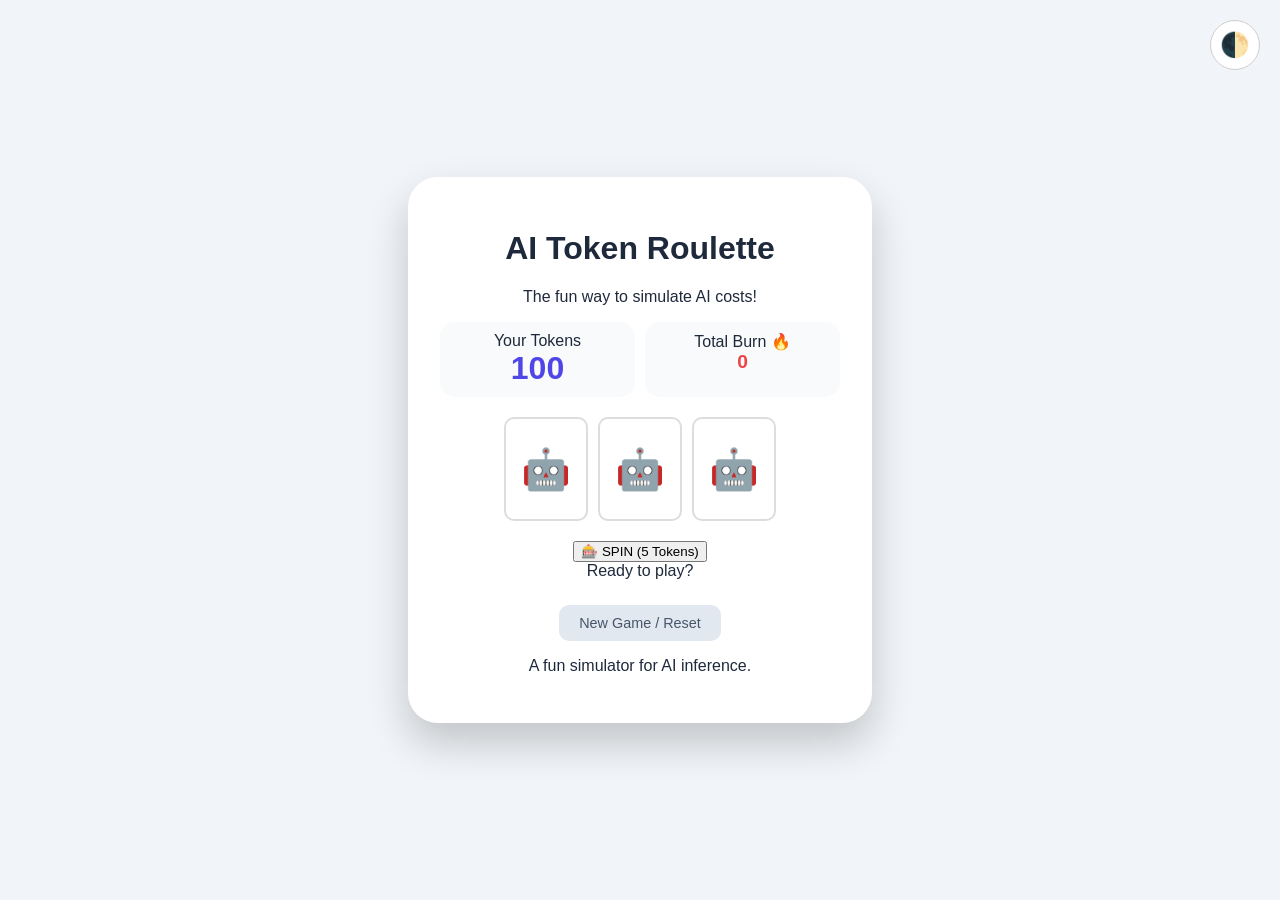
<file: step5-final/index.html>
<!DOCTYPE html>
<html lang="en">
<head>
    <meta charset="UTF-8">
    <meta name="viewport" content="width=device-width, initial-scale=1.0">
    <title>AI Token Roulette</title>
    <link rel="stylesheet" href="styles.css">
</head>
<body class="light-theme"> <button id="theme-toggle" class="theme-btn">🌓</button>
    
    <div id="focus-overlay" class="focus-overlay"></div>

    <div class="app-container">
        <header>
            <h1>AI Token Roulette</h1>
            <p class="tagline">The fun way to simulate AI costs!</p>
        </header>

        <section class="stats-panel">
            <div class="stat-box">
                <span class="stat-label">Your Tokens</span>
                <span id="token-balance" class="stat-value">100</span>
            </div>
            <div class="stat-box burn-box">
                <span class="stat-label">Total Burn 🔥</span>
                <span id="total-burn" class="stat-value-small">0</span>
            </div>
        </section>

        <main class="slot-machine">
            <div class="reels-container">
                <div class="reel" id="reel-1">🤖</div>
                <div class="reel" id="reel-2">🤖</div>
                <div class="reel" id="reel-3">🤖</div>
            </div>

            <div class="controls">
                <button id="spin-button" class="main-btn">🎰 SPIN (5 Tokens)</button>
                <button id="stop-button" class="stop-btn" style="display: none;">🛑 STOP NOW</button>
            </div>
        </main>

        <section class="info-box">
            <div id="status-log" class="message-text">Ready to play?</div>
            <div id="payout-msg" class="win-text"></div>
        </section>

        <div class="reset-area">
            <button id="reset-button" class="secondary-btn">New Game / Reset</button>
        </div>

        <footer>
            <p>A fun simulator for AI inference.</p>
        </footer>
    </div>
    <script src="script.js"></script>
</body>
</html>
</file>
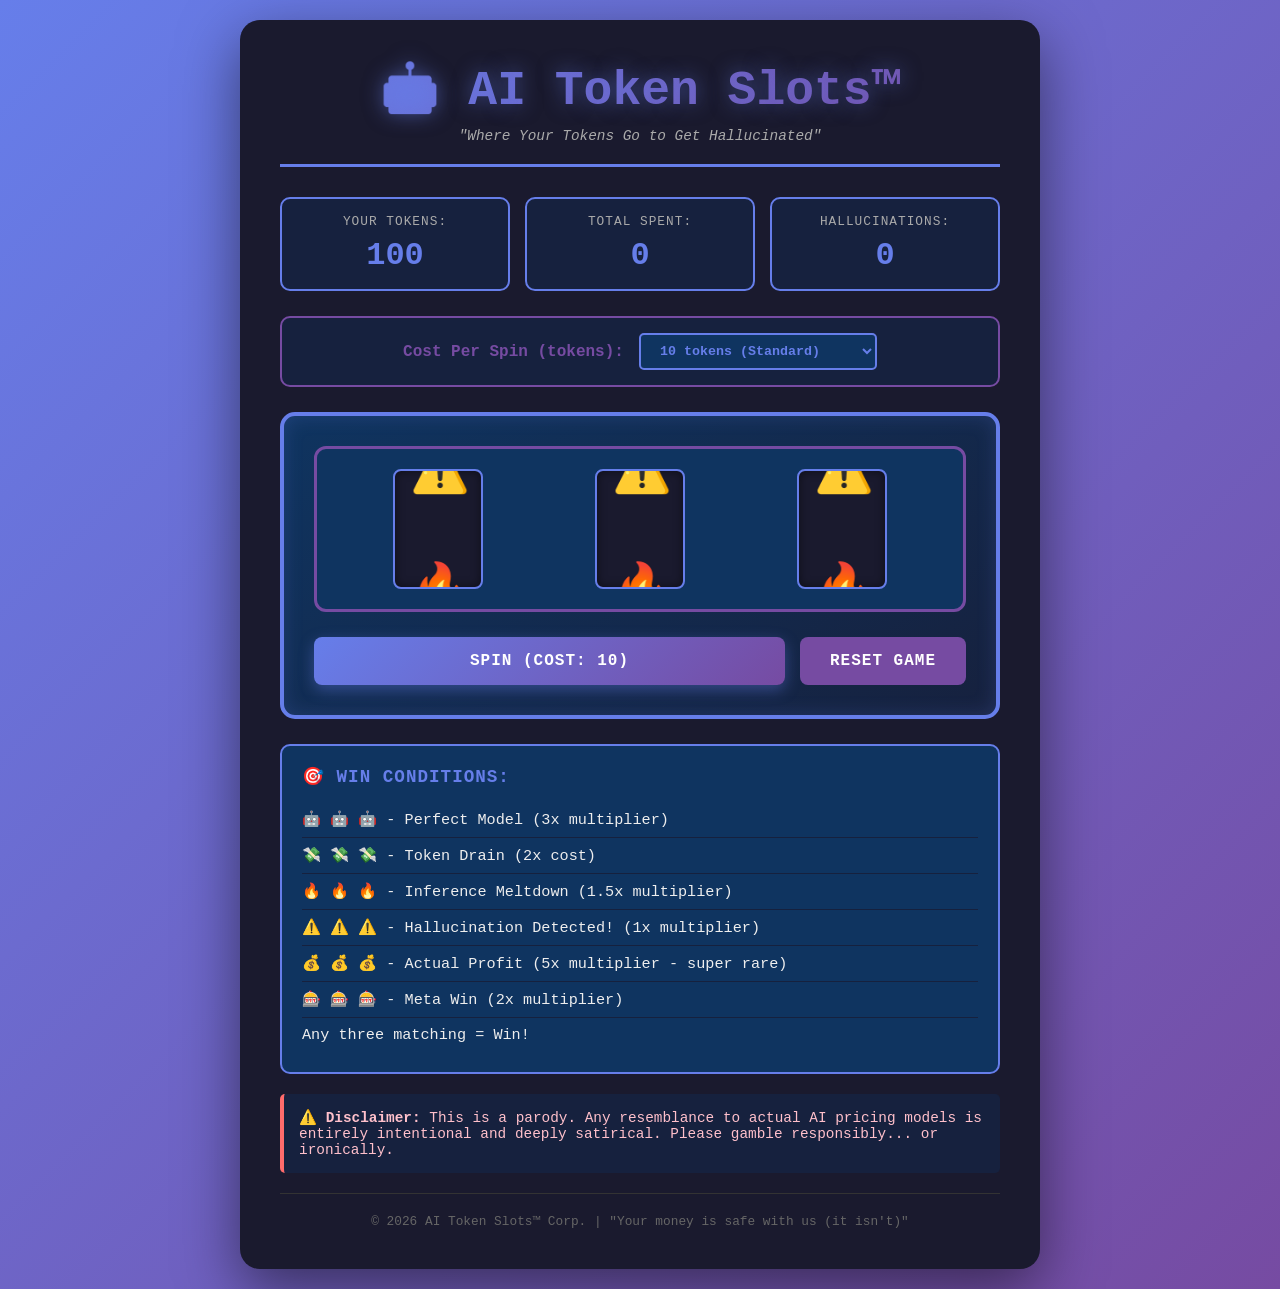
<file: step1/candidate-001/index.html>
<!DOCTYPE html>
<html lang="en">
<head>
    <meta charset="UTF-8">
    <meta name="viewport" content="width=device-width, initial-scale=1.0">
    <title>AI Token Slots™ - Burn Your Money Faster</title>
    <link rel="stylesheet" href="styles.css">
</head>
<body>
    <div class="container">
        <header>
            <h1>🤖 AI Token Slots™</h1>
            <p class="tagline">"Where Your Tokens Go to Get Hallucinated"</p>
        </header>

        <main>
            <!-- Stats Panel -->
            <div class="stats-panel">
                <div class="stat">
                    <label>Your Tokens:</label>
                    <span id="tokenCount" class="stat-value">100</span>
                </div>
                <div class="stat">
                    <label>Total Spent:</label>
                    <span id="totalSpent" class="stat-value">0</span>
                </div>
                <div class="stat">
                    <label>Hallucinations:</label>
                    <span id="winCount" class="stat-value">0</span>
                </div>
            </div>

            <!-- Spin Cost Selector -->
            <div class="bet-section">
                <label for="spinCost">Cost Per Spin (tokens):</label>
                <select id="spinCost">
                    <option value="5">5 tokens (Experimental)</option>
                    <option value="10" selected>10 tokens (Standard)</option>
                    <option value="25">25 tokens (Enterprise)</option>
                    <option value="50">50 tokens (Luxury)</option>
                </select>
            </div>

            <!-- Slot Machine -->
            <div class="machine">
                <div class="display-board">
                    <div class="reel-container">
                        <div id="reel1" class="reel">
                            <div class="symbol">💰</div>
                            <div class="symbol">🤖</div>
                            <div class="symbol">⚠️</div>
                            <div class="symbol">🔥</div>
                            <div class="symbol">💸</div>
                            <div class="symbol">🎰</div>
                        </div>
                    </div>
                    <div class="reel-container">
                        <div id="reel2" class="reel">
                            <div class="symbol">💰</div>
                            <div class="symbol">🤖</div>
                            <div class="symbol">⚠️</div>
                            <div class="symbol">🔥</div>
                            <div class="symbol">💸</div>
                            <div class="symbol">🎰</div>
                        </div>
                    </div>
                    <div class="reel-container">
                        <div id="reel3" class="reel">
                            <div class="symbol">💰</div>
                            <div class="symbol">🤖</div>
                            <div class="symbol">⚠️</div>
                            <div class="symbol">🔥</div>
                            <div class="symbol">💸</div>
                            <div class="symbol">🎰</div>
                        </div>
                    </div>
                </div>

                <!-- Win Line Indicator -->
                <div class="win-line"></div>

                <!-- Button Section -->
                <div class="button-section">
                    <button id="spinBtn" class="spin-btn">SPIN (Cost: 10)</button>
                    <button id="resetBtn" class="reset-btn">Reset Game</button>
                </div>
            </div>

            <!-- Result Message -->
            <div id="resultBox" class="result-box hidden">
                <p id="resultMessage"></p>
            </div>

            <!-- Win Conditions Info -->
            <div class="info-panel">
                <h3>🎯 Win Conditions:</h3>
                <ul>
                    <li><strong>🤖 🤖 🤖</strong> - Perfect Model (3x multiplier)</li>
                    <li><strong>💸 💸 💸</strong> - Token Drain (2x cost)</li>
                    <li><strong>🔥 🔥 🔥</strong> - Inference Meltdown (1.5x multiplier)</li>
                    <li><strong>⚠️ ⚠️ ⚠️</strong> - Hallucination Detected! (1x multiplier)</li>
                    <li><strong>💰 💰 💰</strong> - Actual Profit (5x multiplier - super rare)</li>
                    <li><strong>🎰 🎰 🎰</strong> - Meta Win (2x multiplier)</li>
                    <li>Any three matching = Win!</li>
                </ul>
            </div>

            <!-- Disclaimer -->
            <div class="disclaimer">
                <p>⚠️ <strong>Disclaimer:</strong> This is a parody. Any resemblance to actual AI pricing models is entirely intentional and deeply satirical. Please gamble responsibly... or ironically.</p>
            </div>
        </main>

        <footer>
            <p>© 2026 AI Token Slots™ Corp. | "Your money is safe with us (it isn't)"</p>
        </footer>
    </div>

    <script src="script.js"></script>
</body>
</html>
</file>
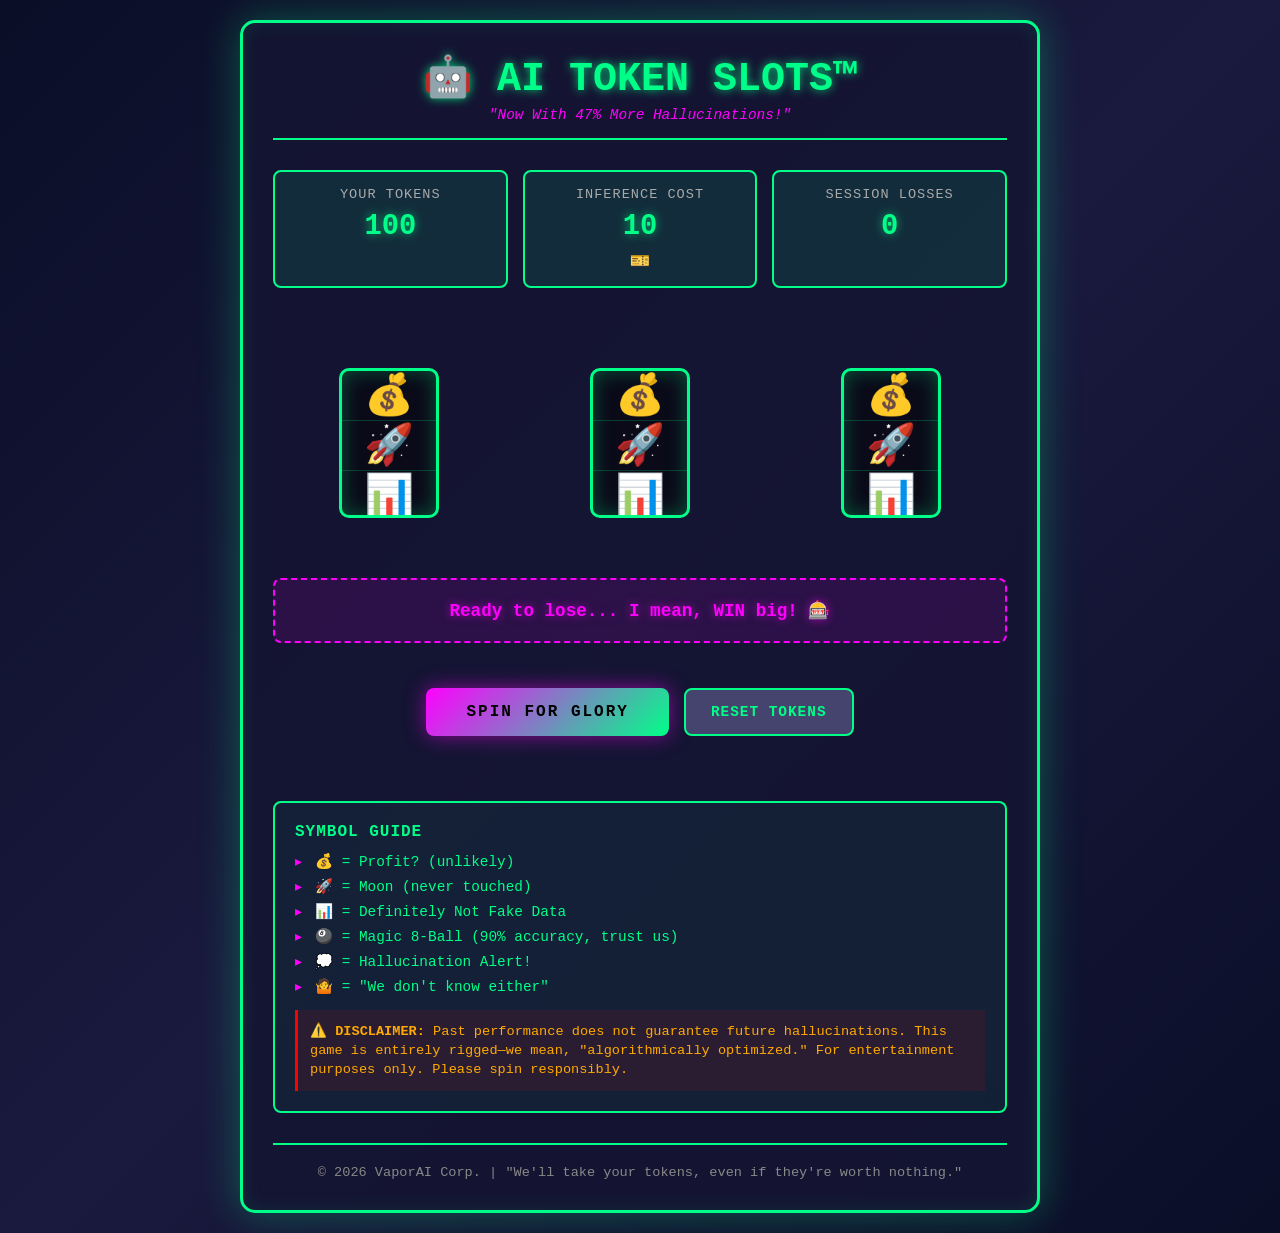
<file: step1/candidate-002/index.html>
<!DOCTYPE html>
<html lang="en">
<head>
    <meta charset="UTF-8">
    <meta name="viewport" content="width=device-width, initial-scale=1.0">
    <title>AI Token Slots™ - Spin Your Way to Expected Value</title>
    <link rel="stylesheet" href="styles.css">
</head>
<body>
    <div class="container">
        <header class="header">
            <h1>🤖 AI TOKEN SLOTS™</h1>
            <p class="tagline">"Now With 47% More Hallucinations!"</p>
        </header>

        <div class="game-board">
            <div class="stats-panel">
                <div class="stat-item">
                    <span class="stat-label">Your Tokens</span>
                    <span class="stat-value" id="tokenDisplay">100</span>
                </div>
                <div class="stat-item">
                    <span class="stat-label">Inference Cost</span>
                    <span class="stat-value" id="costDisplay">10</span> 🎫
                </div>
                <div class="stat-item">
                    <span class="stat-label">Session Losses</span>
                    <span class="stat-value" id="lossDisplay">0</span>
                </div>
            </div>

            <div class="reel-container">
                <div class="reel" id="reel1">
                    <div class="reel-symbol">💰</div>
                    <div class="reel-symbol">🚀</div>
                    <div class="reel-symbol">📊</div>
                    <div class="reel-symbol">🎱</div>
                    <div class="reel-symbol">💭</div>
                    <div class="reel-symbol">🤷</div>
                </div>
                <div class="reel" id="reel2">
                    <div class="reel-symbol">💰</div>
                    <div class="reel-symbol">🚀</div>
                    <div class="reel-symbol">📊</div>
                    <div class="reel-symbol">🎱</div>
                    <div class="reel-symbol">💭</div>
                    <div class="reel-symbol">🤷</div>
                </div>
                <div class="reel" id="reel3">
                    <div class="reel-symbol">💰</div>
                    <div class="reel-symbol">🚀</div>
                    <div class="reel-symbol">📊</div>
                    <div class="reel-symbol">🎱</div>
                    <div class="reel-symbol">💭</div>
                    <div class="reel-symbol">🤷</div>
                </div>
            </div>

            <div class="result-display" id="resultDisplay">
                Ready to lose... I mean, WIN big! 🎰
            </div>

            <div class="button-container">
                <button id="spinButton" class="spin-button" onclick="spin()">
                    SPIN FOR GLORY
                </button>
                <button id="resetButton" class="reset-button" onclick="resetGame()">
                    Reset Tokens
                </button>
            </div>

            <div class="info-panel">
                <h3>SYMBOL GUIDE</h3>
                <ul>
                    <li>💰 = Profit? (unlikely)</li>
                    <li>🚀 = Moon (never touched)</li>
                    <li>📊 = Definitely Not Fake Data</li>
                    <li>🎱 = Magic 8-Ball (90% accuracy, trust us)</li>
                    <li>💭 = Hallucination Alert!</li>
                    <li>🤷 = "We don't know either"</li>
                </ul>
                <div class="disclaimer">
                    ⚠️ <strong>DISCLAIMER:</strong> Past performance does not guarantee future hallucinations. 
                    This game is entirely rigged—we mean, "algorithmically optimized." 
                    For entertainment purposes only. Please spin responsibly.
                </div>
            </div>
        </div>

        <footer class="footer">
            <p>© 2026 VaporAI Corp. | "We'll take your tokens, even if they're worth nothing."</p>
        </footer>
    </div>

    <script src="script.js"></script>
</body>
</html>
</file>
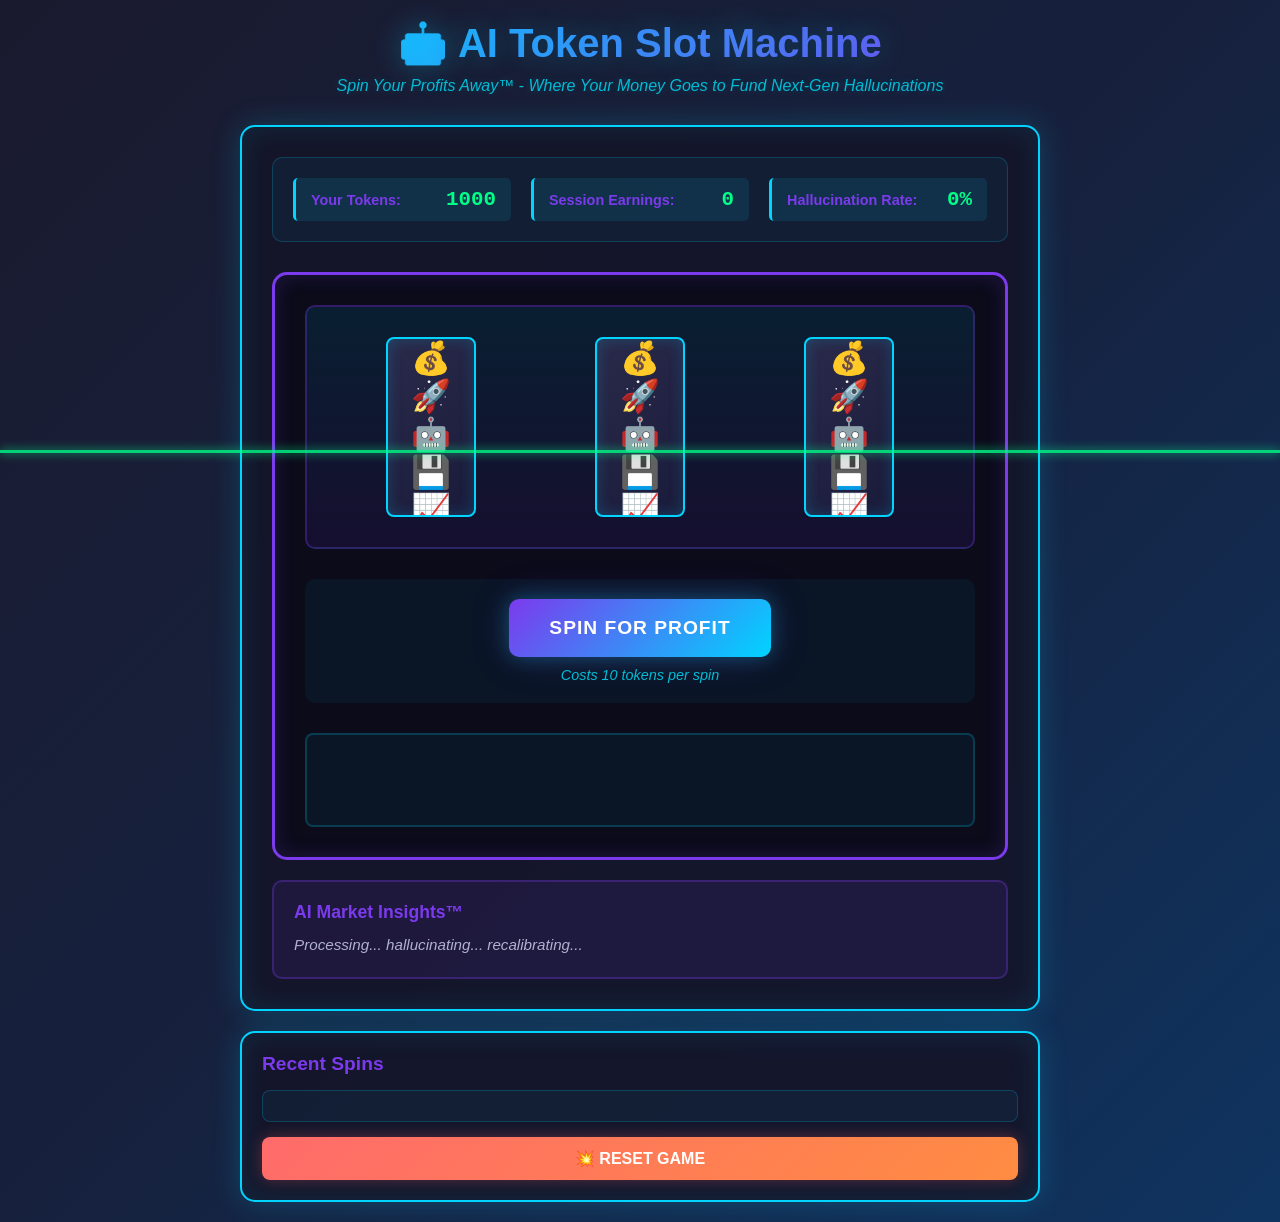
<file: step1/candidate-003/index.html>
<!DOCTYPE html>
<html lang="en">
<head>
    <meta charset="UTF-8">
    <meta name="viewport" content="width=device-width, initial-scale=1.0">
    <title>AI Token Slot Machine - Spin Your Profits Away™</title>
    <link rel="stylesheet" href="styles.css">
</head>
<body>
    <div class="container">
        <header>
            <h1>🤖 AI Token Slot Machine</h1>
            <p class="tagline">Spin Your Profits Away™ - Where Your Money Goes to Fund Next-Gen Hallucinations</p>
        </header>

        <div class="game-area">
            <!-- Player Stats -->
            <div class="stats-panel">
                <div class="stat">
                    <span class="stat-label">Your Tokens:</span>
                    <span class="stat-value" id="tokenDisplay">1000</span>
                </div>
                <div class="stat">
                    <span class="stat-label">Session Earnings:</span>
                    <span class="stat-value" id="earningsDisplay">0</span>
                </div>
                <div class="stat">
                    <span class="stat-label">Hallucination Rate:</span>
                    <span class="stat-value" id="hallucinationRate">0%</span>
                </div>
            </div>

            <!-- The Slot Machine -->
            <div class="machine">
                <!-- Reels Container -->
                <div class="reels-container">
                    <div class="reel" id="reel1">
                        <span class="reel-symbol">💰</span>
                        <span class="reel-symbol">🚀</span>
                        <span class="reel-symbol">🤖</span>
                        <span class="reel-symbol">💾</span>
                        <span class="reel-symbol">📈</span>
                        <span class="reel-symbol">⚠️</span>
                        <span class="reel-symbol">🔋</span>
                        <span class="reel-symbol">🎰</span>
                    </div>
                    <div class="reel" id="reel2">
                        <span class="reel-symbol">💰</span>
                        <span class="reel-symbol">🚀</span>
                        <span class="reel-symbol">🤖</span>
                        <span class="reel-symbol">💾</span>
                        <span class="reel-symbol">📈</span>
                        <span class="reel-symbol">⚠️</span>
                        <span class="reel-symbol">🔋</span>
                        <span class="reel-symbol">🎰</span>
                    </div>
                    <div class="reel" id="reel3">
                        <span class="reel-symbol">💰</span>
                        <span class="reel-symbol">🚀</span>
                        <span class="reel-symbol">🤖</span>
                        <span class="reel-symbol">💾</span>
                        <span class="reel-symbol">📈</span>
                        <span class="reel-symbol">⚠️</span>
                        <span class="reel-symbol">🔋</span>
                        <span class="reel-symbol">🎰</span>
                    </div>
                </div>

                <!-- Payline -->
                <div class="payline"></div>

                <!-- Spin Button Area -->
                <div class="controls">
                    <button id="spinButton" class="spin-button">SPIN FOR PROFIT</button>
                    <div class="spin-cost">Costs 10 tokens per spin</div>
                </div>

                <!-- Results Display -->
                <div class="results-panel">
                    <div id="resultMessage" class="result-message"></div>
                    <div id="payoutMessage" class="payout-message"></div>
                </div>
            </div>

            <!-- AI Flavor Text -->
            <div class="flavor-text-panel">
                <h3>AI Market Insights™</h3>
                <div id="flavorText" class="flavor-text">
                    "The future is now! Each spin funds revolutionary AI research that will definitely solve everything. Probably. Maybe. Our models have only hallucinated 87% of responses lately!"
                </div>
            </div>
        </div>

        <!-- Game History -->
        <div class="history-panel">
            <h3>Recent Spins</h3>
            <ul id="historyList" class="history-list"></ul>
            <button id="resetButton" class="reset-button">💥 Reset Game</button>
        </div>
    </div>

    <script src="script.js"></script>
</body>
</html>
</file>
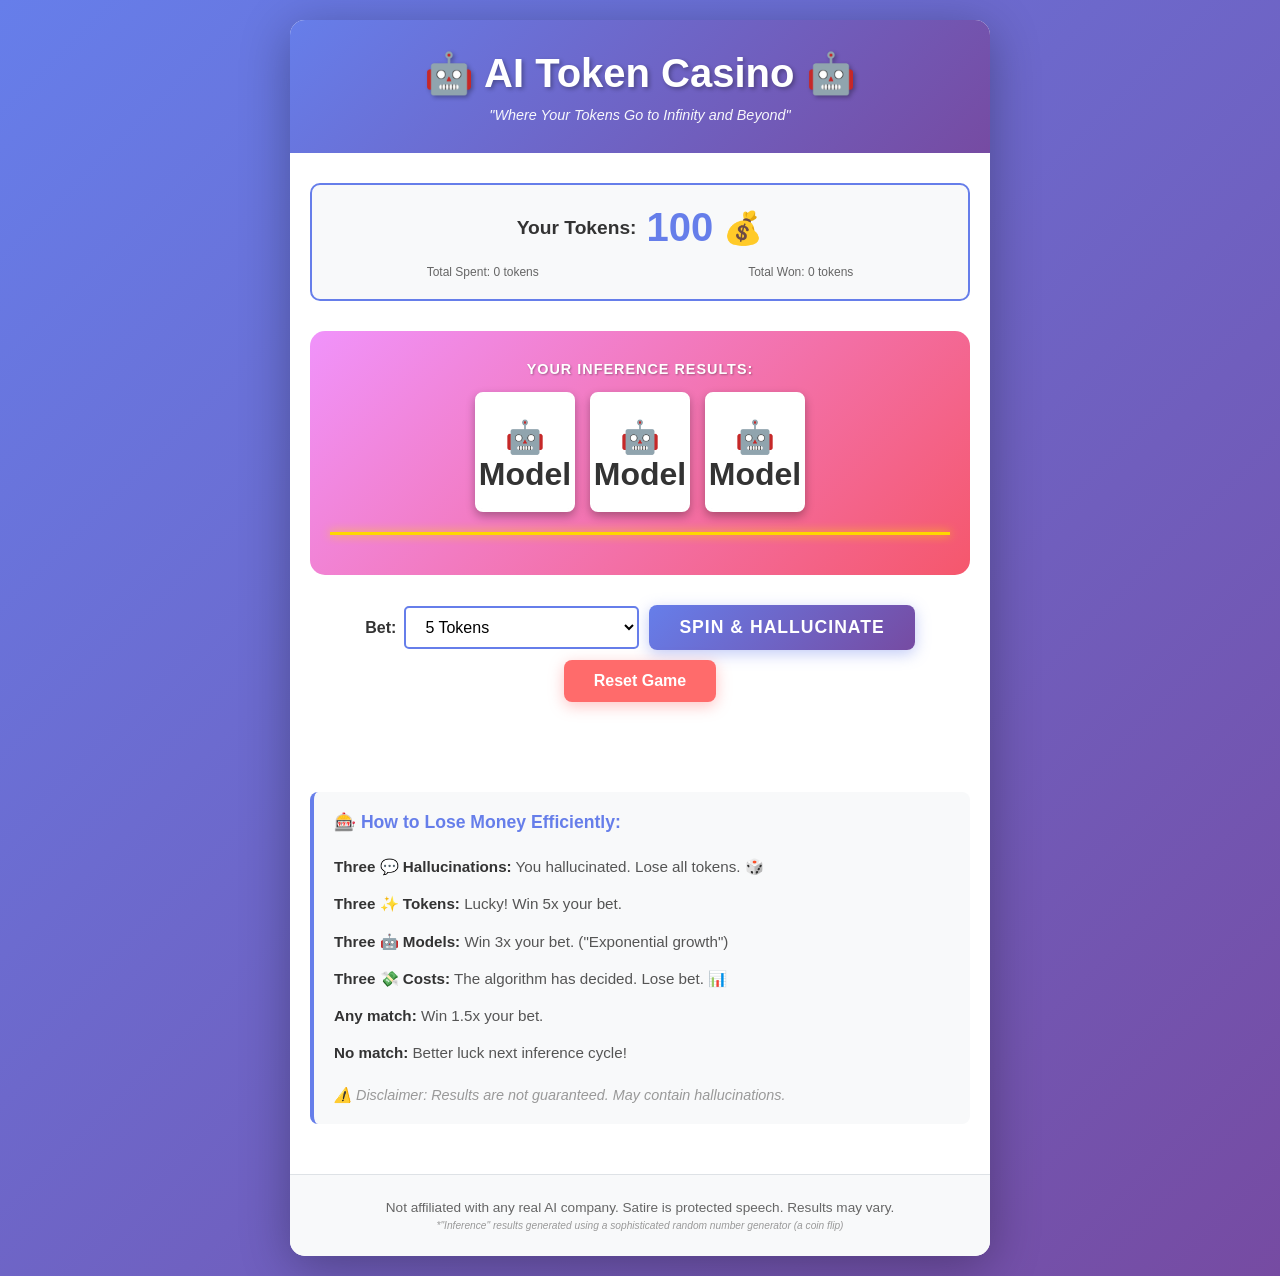
<file: step1/candidate-004/index.html>
<!DOCTYPE html>
<html lang="en">
<head>
    <meta charset="UTF-8">
    <meta name="viewport" content="width=device-width, initial-scale=1.0">
    <title>AI Token Slot Machine - "Guaranteed ROI"</title>
    <link rel="stylesheet" href="styles.css">
</head>
<body>
    <div class="container">
        <header>
            <h1>🤖 AI Token Casino 🤖</h1>
            <p class="tagline">"Where Your Tokens Go to Infinity and Beyond"</p>
        </header>

        <div class="main-content">
            <!-- Token Display -->
            <div class="token-display">
                <div class="token-info">
                    <span class="label">Your Tokens:</span>
                    <span class="token-amount" id="tokenAmount">100</span>
                    <span class="token-symbol">💰</span>
                </div>
                <div class="token-stats">
                    <small id="totalSpent">Total Spent: 0 tokens</small>
                    <small id="totalWon">Total Won: 0 tokens</small>
                </div>
            </div>

            <!-- Slot Machine -->
            <div class="slot-machine">
                <div class="header-label">YOUR INFERENCE RESULTS:</div>
                <div class="reels-container">
                    <div class="reel" id="reel1">
                        <div class="reel-item">🤖 Model</div>
                        <div class="reel-item">💬 Hallucination</div>
                        <div class="reel-item">✨ Token</div>
                        <div class="reel-item">📊 Embedding</div>
                        <div class="reel-item">💸 Inference Cost</div>
                        <div class="reel-item">🎯 Precision</div>
                        <div class="reel-item">🤔 Uncertain</div>
                        <div class="reel-item">⚡ Attention</div>
                    </div>
                    <div class="reel" id="reel2">
                        <div class="reel-item">🤖 Model</div>
                        <div class="reel-item">💬 Hallucination</div>
                        <div class="reel-item">✨ Token</div>
                        <div class="reel-item">📊 Embedding</div>
                        <div class="reel-item">💸 Inference Cost</div>
                        <div class="reel-item">🎯 Precision</div>
                        <div class="reel-item">🤔 Uncertain</div>
                        <div class="reel-item">⚡ Attention</div>
                    </div>
                    <div class="reel" id="reel3">
                        <div class="reel-item">🤖 Model</div>
                        <div class="reel-item">💬 Hallucination</div>
                        <div class="reel-item">✨ Token</div>
                        <div class="reel-item">📊 Embedding</div>
                        <div class="reel-item">💸 Inference Cost</div>
                        <div class="reel-item">🎯 Precision</div>
                        <div class="reel-item">🤔 Uncertain</div>
                        <div class="reel-item">⚡ Attention</div>
                    </div>
                </div>
                <div class="win-line"></div>
            </div>

            <!-- Controls -->
            <div class="controls">
                <div class="bet-selector">
                    <label for="betAmount">Bet:</label>
                    <select id="betAmount">
                        <option value="1">1 Token</option>
                        <option value="5" selected>5 Tokens</option>
                        <option value="10">10 Tokens</option>
                        <option value="20">20 Tokens (High Risk 📈)</option>
                    </select>
                </div>
                <button id="spinButton" class="spin-button">SPIN & HALLUCINATE</button>
                <button id="resetButton" class="reset-button">Reset Game</button>
            </div>

            <!-- Result Display -->
            <div class="result-area">
                <div id="resultMessage" class="result-message hidden"></div>
                <div id="winAnimation" class="win-animation hidden"></div>
            </div>

            <!-- Info Panel -->
            <div class="info-panel">
                <h3>🎰 How to Lose Money Efficiently:</h3>
                <ul>
                    <li><strong>Three 💬 Hallucinations:</strong> You hallucinated. Lose all tokens. 🎲</li>
                    <li><strong>Three ✨ Tokens:</strong> Lucky! Win 5x your bet.</li>
                    <li><strong>Three 🤖 Models:</strong> Win 3x your bet. ("Exponential growth")</li>
                    <li><strong>Three 💸 Costs:</strong> The algorithm has decided. Lose bet. 📊</li>
                    <li><strong>Any match:</strong> Win 1.5x your bet.</li>
                    <li><strong>No match:</strong> Better luck next inference cycle!</li>
                </ul>
                <p class="disclaimer">⚠️ <em>Disclaimer: Results are not guaranteed. May contain hallucinations.</em></p>
            </div>
        </div>

        <footer>
            <p>Not affiliated with any real AI company. Satire is protected speech. Results may vary.</p>
            <p class="fine-print">*"Inference" results generated using a sophisticated random number generator (a coin flip)</p>
        </footer>
    </div>

    <script src="script.js"></script>
</body>
</html>
</file>
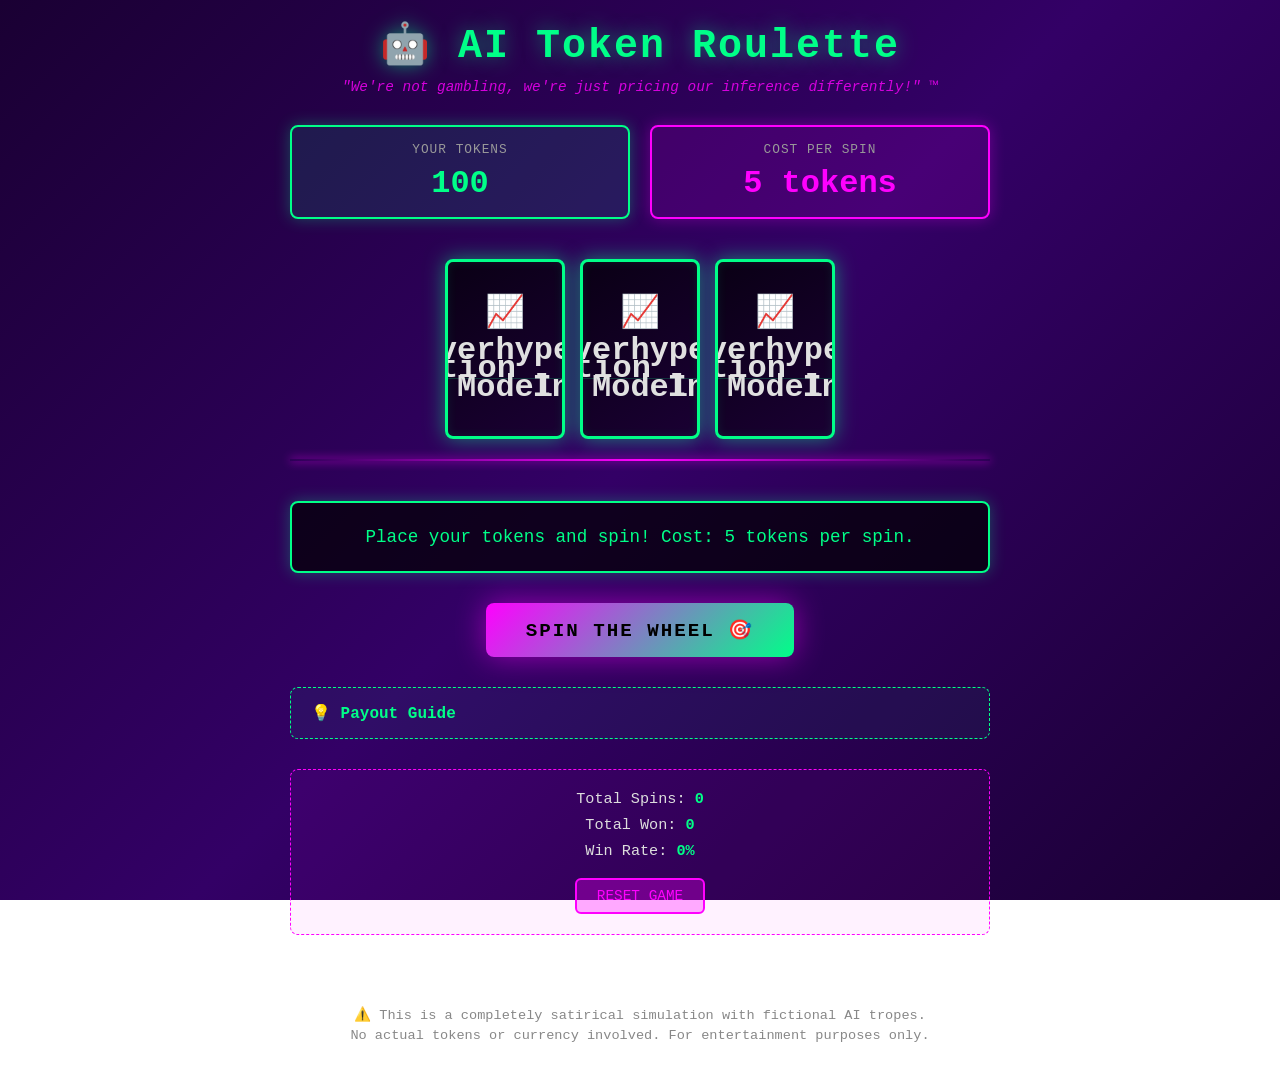
<file: step1/candidate-005/index.html>
<!DOCTYPE html>
<html lang="en">
<head>
    <meta charset="UTF-8">
    <meta name="viewport" content="width=device-width, initial-scale=1.0">
    <title>AI Token Roulette 🤖💸</title>
    <link rel="stylesheet" href="styles.css">
</head>
<body>
    <div class="container">
        <header>
            <h1>🤖 AI Token Roulette</h1>
            <p class="tagline">"We're not gambling, we're just pricing our inference differently!" ™</p>
        </header>

        <main>
            <!-- Token Display -->
            <div class="token-display">
                <div class="token-box">
                    <span class="token-label">Your Tokens</span>
                    <span class="token-amount" id="tokenDisplay">100</span>
                </div>
                <div class="spin-cost-box">
                    <span class="cost-label">Cost per Spin</span>
                    <span class="cost-amount">5 tokens</span>
                </div>
            </div>

            <!-- Slot Machine -->
            <div class="slot-machine">
                <div class="reels-container">
                    <div class="reel" id="reel1">
                        <div class="symbol">💸 Inference Cost</div>
                        <div class="symbol">🎰 Hallucination</div>
                        <div class="symbol">📈 Overhyped Model</div>
                        <div class="symbol">🔮 Prompt Injection</div>
                        <div class="symbol">💰 Free Trial Expired</div>
                    </div>
                    <div class="reel" id="reel2">
                        <div class="symbol">💸 Inference Cost</div>
                        <div class="symbol">🎰 Hallucination</div>
                        <div class="symbol">📈 Overhyped Model</div>
                        <div class="symbol">🔮 Prompt Injection</div>
                        <div class="symbol">💰 Free Trial Expired</div>
                    </div>
                    <div class="reel" id="reel3">
                        <div class="symbol">💸 Inference Cost</div>
                        <div class="symbol">🎰 Hallucination</div>
                        <div class="symbol">📈 Overhyped Model</div>
                        <div class="symbol">🔮 Prompt Injection</div>
                        <div class="symbol">💰 Free Trial Expired</div>
                    </div>
                </div>
                <div class="payline"></div>
            </div>

            <!-- Message Display -->
            <div class="message-box" id="messageBox">
                <p id="resultMessage">Place your tokens and spin!</p>
            </div>

            <!-- Spin Button -->
            <button class="spin-button" id="spinButton">SPIN THE WHEEL 🎯</button>

            <!-- Paytable -->
            <details class="paytable">
                <summary>💡 Payout Guide</summary>
                <div class="paytable-content">
                    <p><strong>Three Matches:</strong></p>
                    <ul>
                        <li>💸💸💸 → +50 tokens (You understand inference pricing!)</li>
                        <li>🎰🎰🎰 → +100 tokens (Jackpot of hallucinations!)</li>
                        <li>📈📈📈 → +30 tokens (Overhyped but lucky!)</li>
                        <li>🔮🔮🔮 → +75 tokens (Injected some luck!)</li>
                        <li>💰💰💰 → +200 tokens (Trial never ends!)</li>
                    </ul>
                    <p><strong>Two Matches:</strong> +10 tokens (A broken clock...)</p>
                    <p><strong>No Matches:</strong> -5 tokens (Model needs retraining)</p>
                </div>
            </details>

            <!-- Game Stats -->
            <div class="stats">
                <p>Total Spins: <span id="spinCount">0</span></p>
                <p>Total Won: <span id="totalWon">0</span></p>
                <p>Win Rate: <span id="winRate">0%</span></p>
                <button class="reset-button" id="resetButton">Reset Game</button>
            </div>
        </main>

        <footer>
            <p>⚠️ This is a completely satirical simulation with fictional AI tropes.</p>
            <p>No actual tokens or currency involved. For entertainment purposes only.</p>
        </footer>
    </div>

    <script src="script.js"></script>
</body>
</html>
</file>
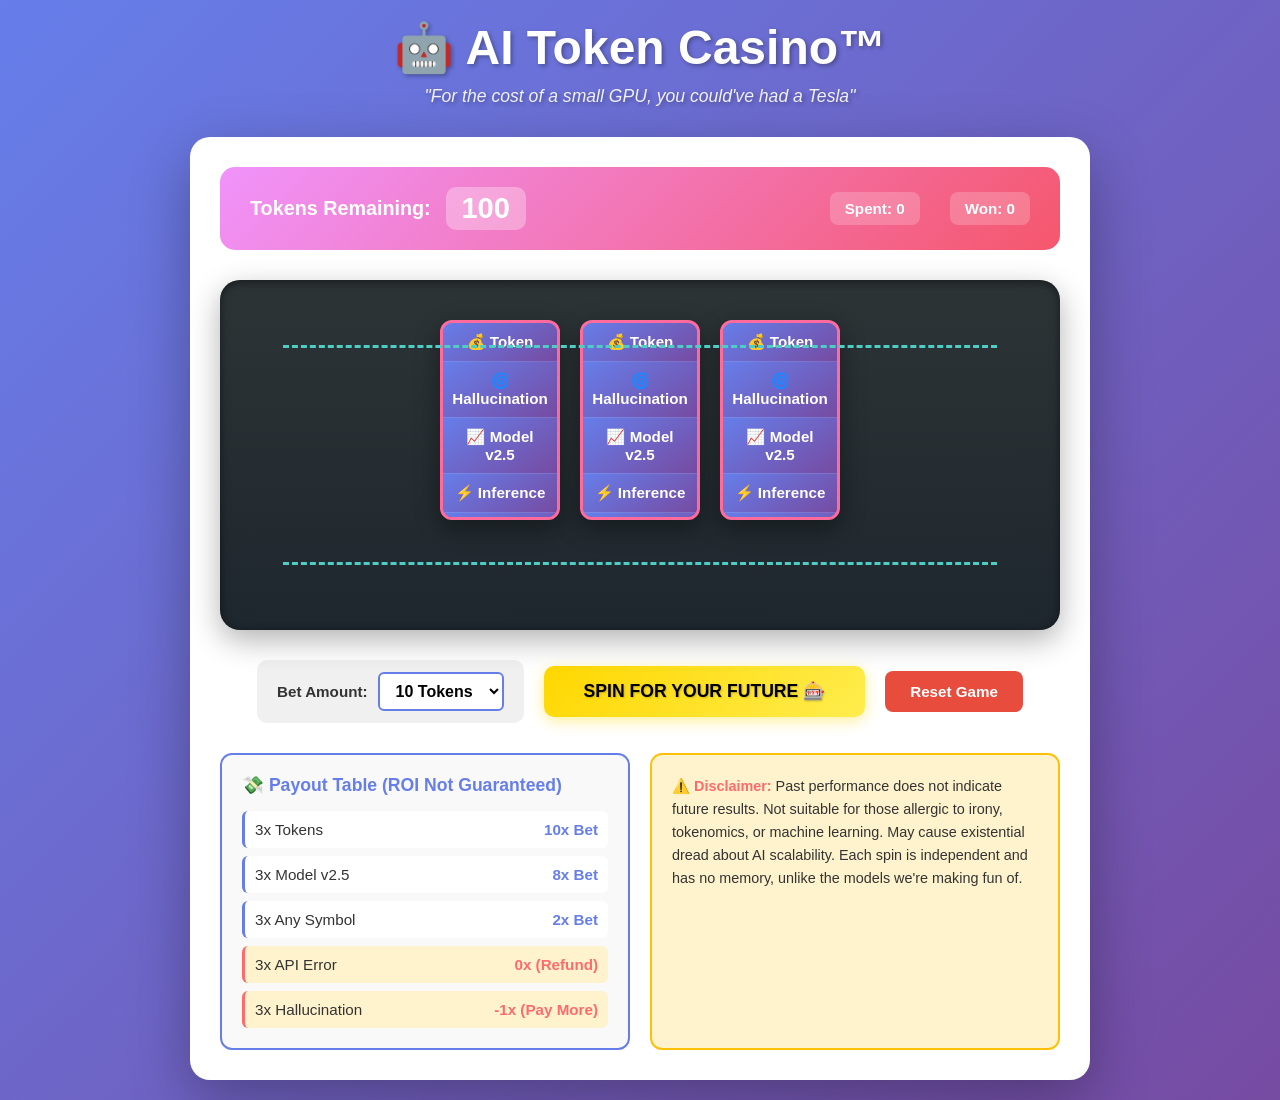
<file: step1/candidate-006/index.html>
<!DOCTYPE html>
<html lang="en">
<head>
    <meta charset="UTF-8">
    <meta name="viewport" content="width=device-width, initial-scale=1.0">
    <title>AI Token Casino™ - Where Your Money Goes To Think</title>
    <link rel="stylesheet" href="styles.css">
</head>
<body>
    <div class="container">
        <header>
            <h1>🤖 AI Token Casino™</h1>
            <p class="tagline">"For the cost of a small GPU, you could've had a Tesla"</p>
        </header>

        <div class="game-wrapper">
            <!-- Token Display -->
            <div class="token-display">
                <div class="token-counter">
                    <span class="label">Tokens Remaining:</span>
                    <span class="value" id="tokenCount">100</span>
                </div>
                <div class="session-stats">
                    <div>Spent: <span id="totalSpent">0</span></div>
                    <div>Won: <span id="totalWon">0</span></div>
                </div>
            </div>

            <!-- Slot Machine -->
            <div class="slot-machine">
                <!-- Reel Container -->
                <div class="reel-container">
                    <div class="reel-wrapper">
                        <div class="reel" id="reel1">
                            <div class="reel-item">💰 Token</div>
                            <div class="reel-item">🌀 Hallucination</div>
                            <div class="reel-item">📈 Model v2.5</div>
                            <div class="reel-item">⚡ Inference</div>
                            <div class="reel-item">🎲 Context Limit</div>
                            <div class="reel-item">🚨 API Error</div>
                            <div class="reel-item">✨ Just Works™</div>
                            <div class="reel-item">🦆 Rubber Duck</div>
                        </div>
                    </div>

                    <div class="reel-wrapper">
                        <div class="reel" id="reel2">
                            <div class="reel-item">💰 Token</div>
                            <div class="reel-item">🌀 Hallucination</div>
                            <div class="reel-item">📈 Model v2.5</div>
                            <div class="reel-item">⚡ Inference</div>
                            <div class="reel-item">🎲 Context Limit</div>
                            <div class="reel-item">🚨 API Error</div>
                            <div class="reel-item">✨ Just Works™</div>
                            <div class="reel-item">🦆 Rubber Duck</div>
                        </div>
                    </div>

                    <div class="reel-wrapper">
                        <div class="reel" id="reel3">
                            <div class="reel-item">💰 Token</div>
                            <div class="reel-item">🌀 Hallucination</div>
                            <div class="reel-item">📈 Model v2.5</div>
                            <div class="reel-item">⚡ Inference</div>
                            <div class="reel-item">🎲 Context Limit</div>
                            <div class="reel-item">🚨 API Error</div>
                            <div class="reel-item">✨ Just Works™</div>
                            <div class="reel-item">🦆 Rubber Duck</div>
                        </div>
                    </div>
                </div>

                <!-- Win Line Indicator -->
                <div class="win-line"></div>

                <!-- Result Message -->
                <div class="result-message" id="resultMessage"></div>
            </div>

            <!-- Control Panel -->
            <div class="control-panel">
                <div class="bet-selection">
                    <label for="betAmount">Bet Amount:</label>
                    <select id="betAmount">
                        <option value="1">1 Token</option>
                        <option value="5">5 Tokens</option>
                        <option value="10" selected>10 Tokens</option>
                        <option value="25">25 Tokens</option>
                    </select>
                </div>

                <button id="spinButton" class="spin-button">SPIN FOR YOUR FUTURE 🎰</button>

                <button id="resetButton" class="reset-button">Reset Game</button>
            </div>

            <!-- Info Section -->
            <div class="info-section">
                <div class="paytable">
                    <h3>💸 Payout Table (ROI Not Guaranteed)</h3>
                    <div class="payout-grid">
                        <div class="payout-row">
                            <span>3x Tokens</span>
                            <span class="payout-multiplier">10x Bet</span>
                        </div>
                        <div class="payout-row">
                            <span>3x Model v2.5</span>
                            <span class="payout-multiplier">8x Bet</span>
                        </div>
                        <div class="payout-row">
                            <span>3x Any Symbol</span>
                            <span class="payout-multiplier">2x Bet</span>
                        </div>
                        <div class="payout-row highlight">
                            <span>3x API Error</span>
                            <span class="payout-multiplier">0x (Refund)</span>
                        </div>
                        <div class="payout-row highlight">
                            <span>3x Hallucination</span>
                            <span class="payout-multiplier">-1x (Pay More)</span>
                        </div>
                    </div>
                </div>

                <div class="disclaimer">
                    <p><strong>⚠️ Disclaimer:</strong> Past performance does not indicate future results. Not suitable for those allergic to irony, tokenomics, or machine learning. May cause existential dread about AI scalability. Each spin is independent and has no memory, unlike the models we're making fun of.</p>
                </div>
            </div>
        </div>
    </div>

    <script src="script.js"></script>
</body>
</html>
</file>
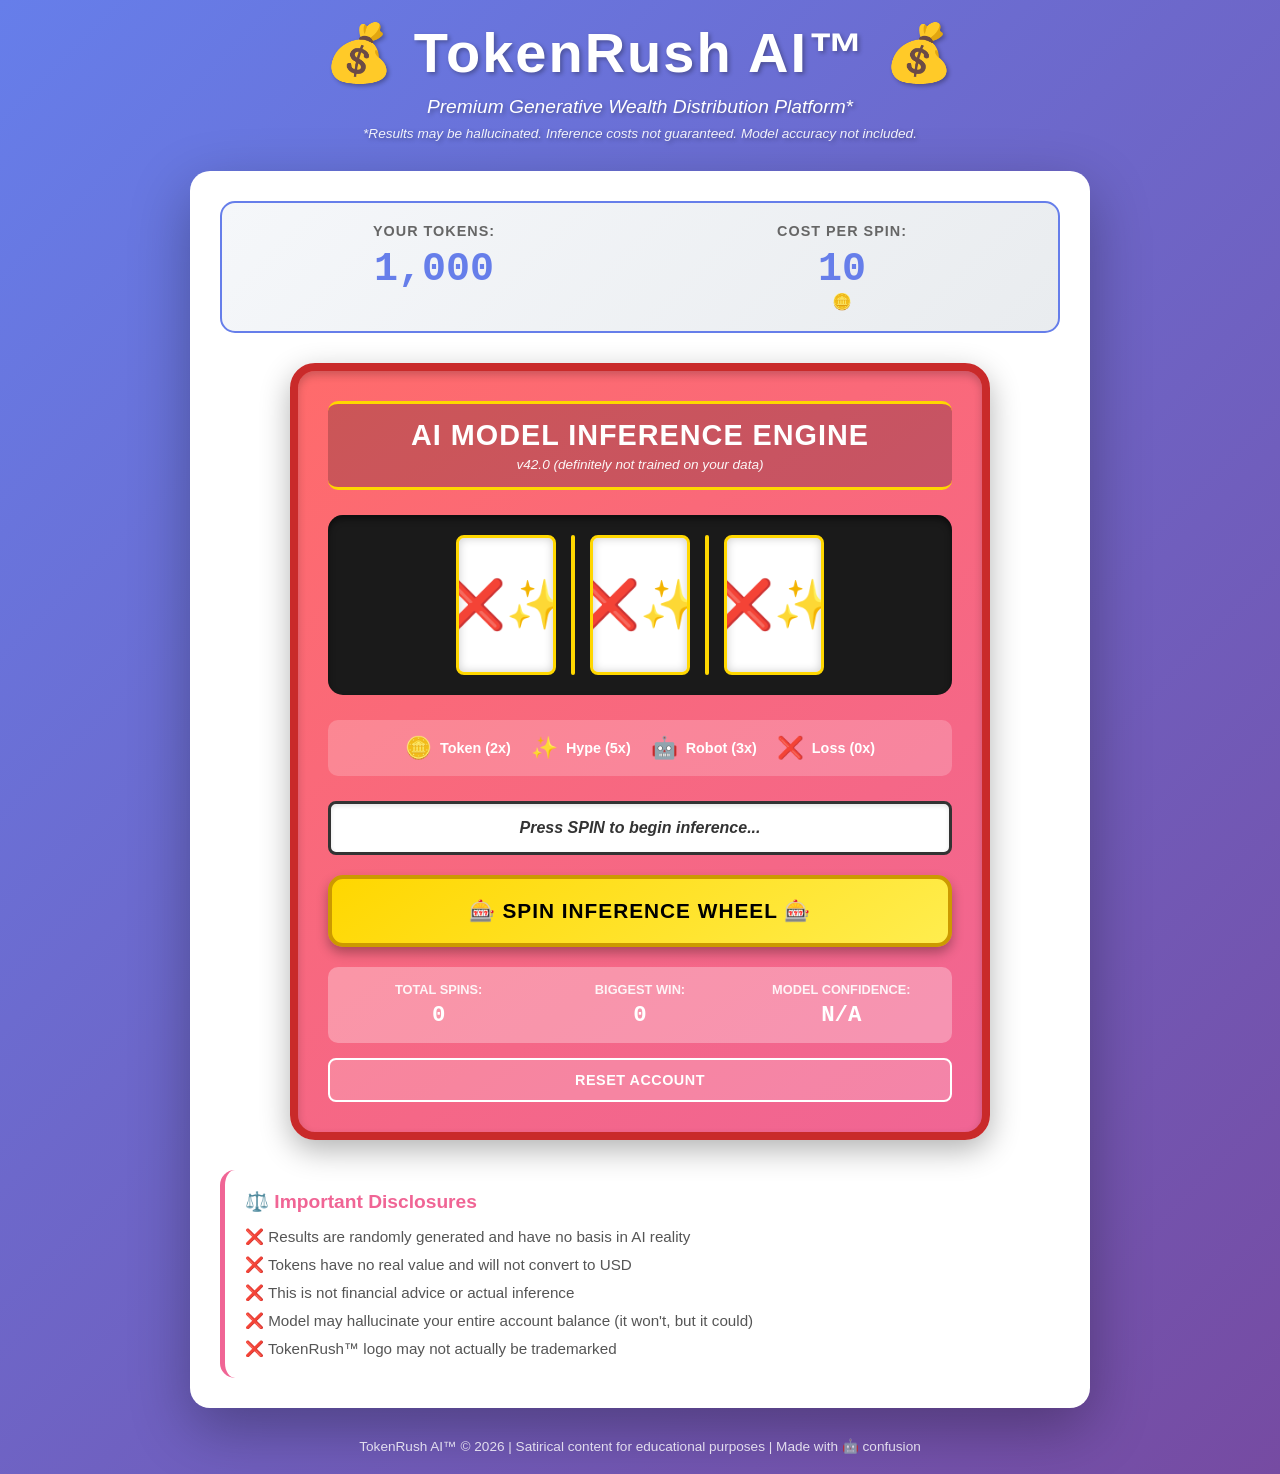
<file: step1/candidate-007/index.html>
<!DOCTYPE html>
<html lang="en">
<head>
    <meta charset="UTF-8">
    <meta name="viewport" content="width=device-width, initial-scale=1.0">
    <title>TokenRush AI™ - Premium Inference Gambling</title>
    <link rel="stylesheet" href="styles.css">
</head>
<body>
    <div class="container">
        <header class="header">
            <h1>💰 TokenRush AI™ 💰</h1>
            <p class="tagline">Premium Generative Wealth Distribution Platform*</p>
            <p class="disclaimer">*Results may be hallucinated. Inference costs not guaranteed. Model accuracy not included.</p>
        </header>

        <main class="main-content">
            <!-- Token Display -->
            <div class="token-display">
                <div class="token-counter">
                    <span class="label">Your Tokens:</span>
                    <span class="amount" id="tokenCount">1000</span>
                </div>
                <div class="spin-cost">
                    <span class="label">Cost Per Spin:</span>
                    <span class="cost" id="spinCost">10</span> 🪙
                </div>
            </div>

            <!-- Slot Machine Container -->
            <div class="machine-container">
                <div class="machine-frame">
                    <div class="machine-top">
                        <h2>AI MODEL INFERENCE ENGINE</h2>
                        <p class="machine-subtitle">v42.0 (definitely not trained on your data)</p>
                    </div>

                    <!-- Reels -->
                    <div class="reel-container">
                        <div class="reel" id="reel1">
                            <div class="reel-item">🤖</div>
                            <div class="reel-item">💸</div>
                            <div class="reel-item">🎲</div>
                            <div class="reel-item">❌</div>
                            <div class="reel-item">✨</div>
                            <div class="reel-item">📈</div>
                            <div class="reel-item">🪙</div>
                            <div class="reel-item">⚠️</div>
                        </div>
                        <div class="reel-divider"></div>
                        <div class="reel" id="reel2">
                            <div class="reel-item">🤖</div>
                            <div class="reel-item">💸</div>
                            <div class="reel-item">🎲</div>
                            <div class="reel-item">❌</div>
                            <div class="reel-item">✨</div>
                            <div class="reel-item">📈</div>
                            <div class="reel-item">🪙</div>
                            <div class="reel-item">⚠️</div>
                        </div>
                        <div class="reel-divider"></div>
                        <div class="reel" id="reel3">
                            <div class="reel-item">🤖</div>
                            <div class="reel-item">💸</div>
                            <div class="reel-item">🎲</div>
                            <div class="reel-item">❌</div>
                            <div class="reel-item">✨</div>
                            <div class="reel-item">📈</div>
                            <div class="reel-item">🪙</div>
                            <div class="reel-item">⚠️</div>
                        </div>
                    </div>

                    <!-- Symbols Key -->
                    <div class="symbols-key">
                        <div class="symbol-entry"><span class="symbol">🪙</span> <span>Token (2x)</span></div>
                        <div class="symbol-entry"><span class="symbol">✨</span> <span>Hype (5x)</span></div>
                        <div class="symbol-entry"><span class="symbol">🤖</span> <span>Robot (3x)</span></div>
                        <div class="symbol-entry"><span class="symbol">❌</span> <span>Loss (0x)</span></div>
                    </div>

                    <!-- Status Message -->
                    <div class="message-board" id="messageBoard">
                        <p id="message">Press SPIN to begin inference...</p>
                    </div>

                    <!-- Spin Button -->
                    <button class="spin-button" id="spinButton">
                        <span class="button-text">🎰 SPIN INFERENCE WHEEL 🎰</span>
                    </button>

                    <!-- Advanced Stats (Easter egg vibe) -->
                    <div class="stats-panel">
                        <div class="stat-item">
                            <span class="stat-label">Total Spins:</span>
                            <span class="stat-value" id="totalSpins">0</span>
                        </div>
                        <div class="stat-item">
                            <span class="stat-label">Biggest Win:</span>
                            <span class="stat-value" id="biggestWin">0</span>
                        </div>
                        <div class="stat-item">
                            <span class="stat-label">Model Confidence:</span>
                            <span class="stat-value" id="confidence">N/A</span>
                        </div>
                    </div>

                    <!-- Reset Button -->
                    <button class="reset-button" id="resetButton">Reset Account</button>
                </div>
            </div>

            <!-- AI Disclaimer Section -->
            <section class="disclaimer-section">
                <h3>⚖️ Important Disclosures</h3>
                <ul>
                    <li>❌ Results are randomly generated and have no basis in AI reality</li>
                    <li>❌ Tokens have no real value and will not convert to USD</li>
                    <li>❌ This is not financial advice or actual inference</li>
                    <li>❌ Model may hallucinate your entire account balance (it won't, but it could)</li>
                    <li>❌ TokenRush™ logo may not actually be trademarked</li>
                </ul>
            </section>
        </main>

        <footer class="footer">
            <p>TokenRush AI™ © 2026 | Satirical content for educational purposes | Made with 🤖 confusion</p>
        </footer>
    </div>

    <script src="script.js"></script>
</body>
</html>
</file>
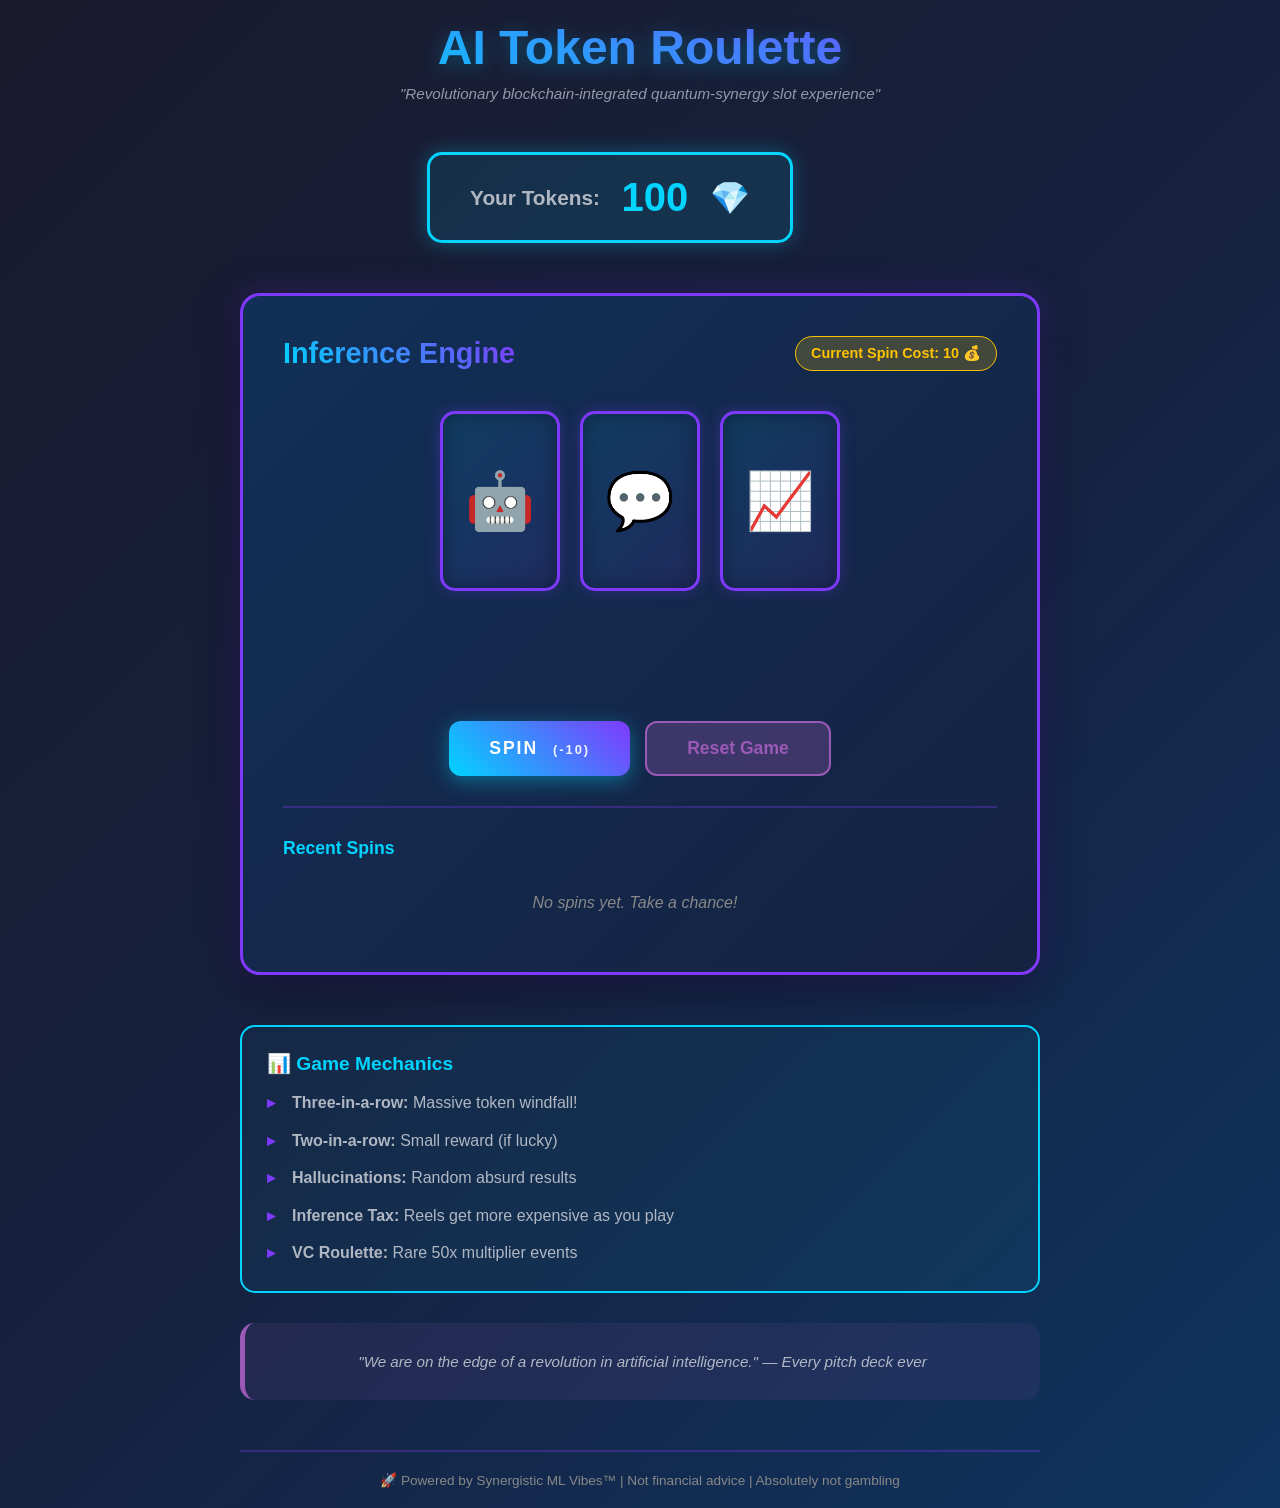
<file: step1/candidate-008/index.html>
<!DOCTYPE html>
<html lang="en">
<head>
    <meta charset="UTF-8">
    <meta name="viewport" content="width=device-width, initial-scale=1.0">
    <title>AI Token Roulette 🤖💰</title>
    <link rel="stylesheet" href="styles.css">
</head>
<body>
    <div class="container">
        <!-- Header -->
        <header class="header">
            <h1>AI Token Roulette</h1>
            <p class="tagline">"Revolutionary blockchain-integrated quantum-synergy slot experience"</p>
        </header>

        <!-- Main Game Section -->
        <main class="game-section">
            <!-- Token Display -->
            <div class="token-display">
                <div class="token-box">
                    <span class="token-label">Your Tokens:</span>
                    <span class="token-amount" id="tokenDisplay">100</span>
                    <span class="token-icon">💎</span>
                </div>
                <div class="warning-message" id="warningMessage"></div>
            </div>

            <!-- Slot Machine -->
            <div class="slot-machine">
                <div class="slot-header">
                    <h2>Inference Engine</h2>
                    <span class="cost-badge">Current Spin Cost: <span id="costDisplay">10</span> 💰</span>
                </div>

                <!-- Reels -->
                <div class="reels-container">
                    <div class="reel" id="reel1">
                        <div class="reel-symbol">🤖</div>
                    </div>
                    <div class="reel" id="reel2">
                        <div class="reel-symbol">💬</div>
                    </div>
                    <div class="reel" id="reel3">
                        <div class="reel-symbol">📈</div>
                    </div>
                </div>

                <!-- Prize Message -->
                <div class="prize-message" id="prizeMessage"></div>

                <!-- Control Buttons -->
                <div class="button-group">
                    <button id="spinButton" class="spin-button">
                        SPIN
                        <span class="spin-cost" id="spinCost">(-10)</span>
                    </button>
                    <button id="resetButton" class="reset-button">Reset Game</button>
                </div>

                <!-- Spin History -->
                <div class="history-section">
                    <h3>Recent Spins</h3>
                    <div class="history-content" id="historyContainer">
                        <p class="history-empty">No spins yet. Take a chance!</p>
                    </div>
                </div>
            </div>

            <!-- Info Panel -->
            <div class="info-panel">
                <h3>📊 Game Mechanics</h3>
                <ul class="info-list">
                    <li><strong>Three-in-a-row:</strong> Massive token windfall!</li>
                    <li><strong>Two-in-a-row:</strong> Small reward (if lucky)</li>
                    <li><strong>Hallucinations:</strong> Random absurd results</li>
                    <li><strong>Inference Tax:</strong> Reels get more expensive as you play</li>
                    <li><strong>VC Roulette:</strong> Rare 50x multiplier events</li>
                </ul>
            </div>

            <!-- Absurd Quotes -->
            <div class="quotes-section">
                <p class="quote" id="quoteDisplay">"We are on the edge of a revolution in artificial intelligence." — Every pitch deck ever</p>
            </div>
        </main>

        <!-- Footer -->
        <footer class="footer">
            <p>🚀 Powered by Synergistic ML Vibes™ | Not financial advice | Absolutely not gambling</p>
        </footer>
    </div>

    <script src="script.js"></script>
</body>
</html>
</file>
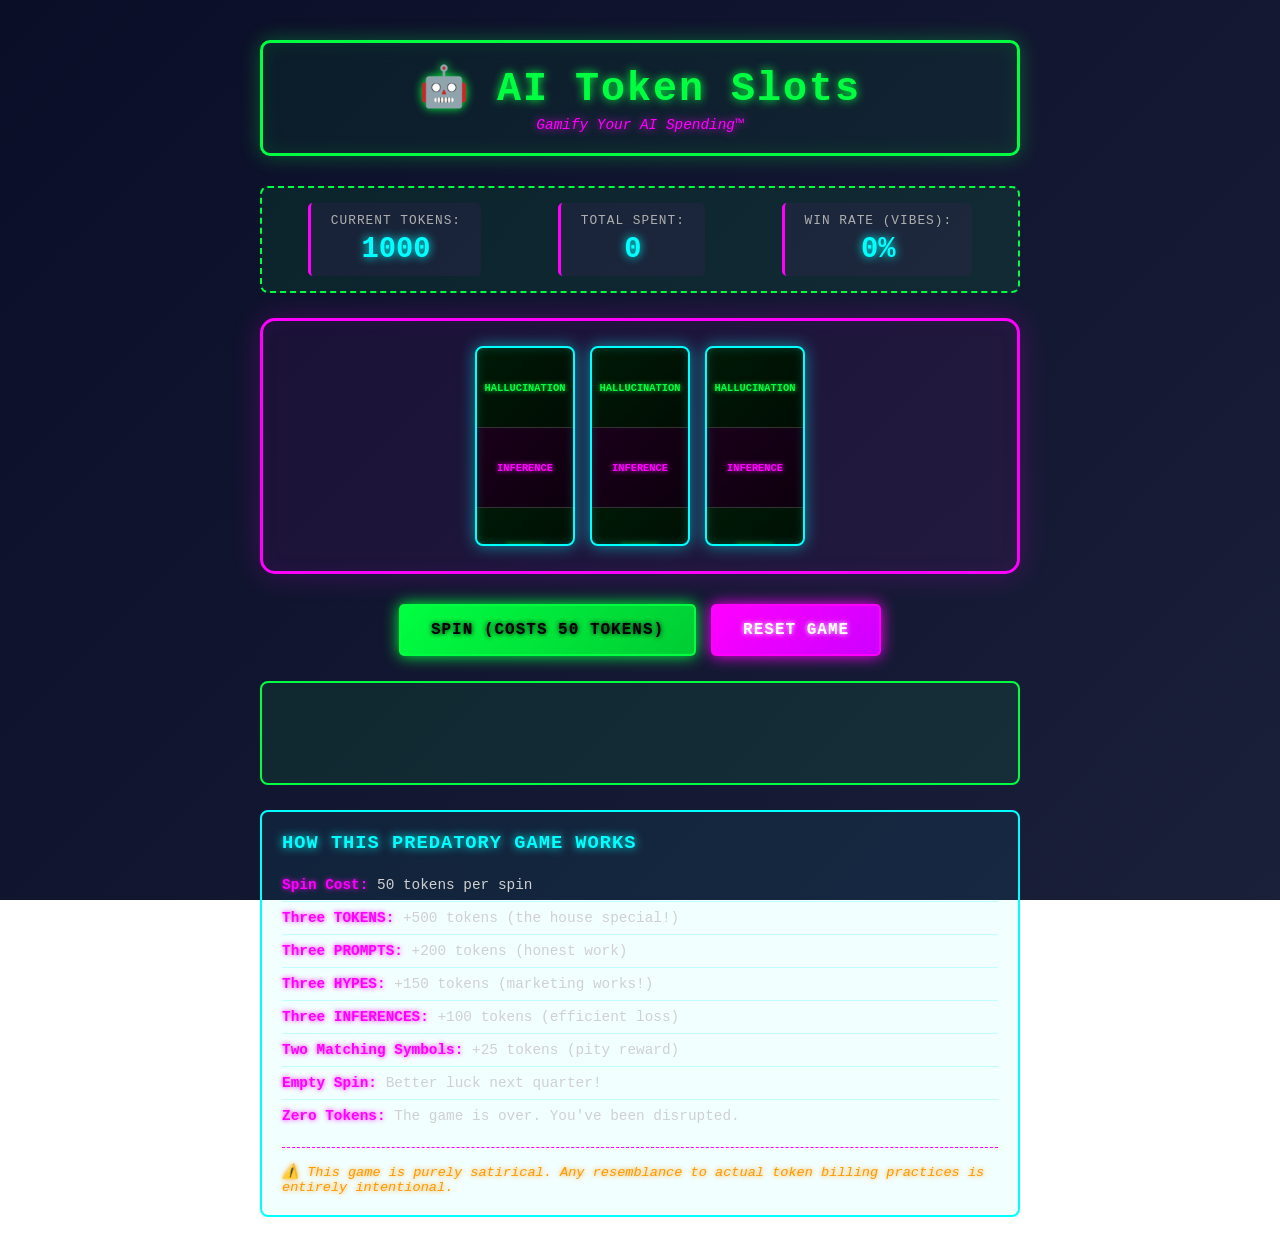
<file: step1/candidate-009/index.html>
<!DOCTYPE html>
<html lang="en">
<head>
    <meta charset="UTF-8">
    <meta name="viewport" content="width=device-width, initial-scale=1.0">
    <title>AI Token Slots - Where Your Money Disappears Into Inference</title>
    <link rel="stylesheet" href="styles.css">
</head>
<body>
    <div class="container">
        <header class="header">
            <h1 class="title">🤖 AI Token Slots</h1>
            <p class="subtitle">Gamify Your AI Spending™</p>
        </header>

        <div class="stats-panel">
            <div class="stat-item">
                <span class="stat-label">Current Tokens:</span>
                <span class="stat-value" id="tokenDisplay">1000</span>
            </div>
            <div class="stat-item">
                <span class="stat-label">Total Spent:</span>
                <span class="stat-value" id="totalSpentDisplay">0</span>
            </div>
            <div class="stat-item">
                <span class="stat-label">Win Rate (Vibes):</span>
                <span class="stat-value" id="winRateDisplay">0%</span>
            </div>
        </div>

        <div class="machine">
            <div class="reel-container">
                <div class="reel" id="reel1">
                    <div class="reel-item">HALLUCINATION</div>
                    <div class="reel-item">INFERENCE</div>
                    <div class="reel-item">TOKENS</div>
                    <div class="reel-item">BIAS</div>
                    <div class="reel-item">HYPE</div>
                    <div class="reel-item">PROMPT</div>
                </div>
            </div>

            <div class="reel-container">
                <div class="reel" id="reel2">
                    <div class="reel-item">HALLUCINATION</div>
                    <div class="reel-item">INFERENCE</div>
                    <div class="reel-item">TOKENS</div>
                    <div class="reel-item">BIAS</div>
                    <div class="reel-item">HYPE</div>
                    <div class="reel-item">PROMPT</div>
                </div>
            </div>

            <div class="reel-container">
                <div class="reel" id="reel3">
                    <div class="reel-item">HALLUCINATION</div>
                    <div class="reel-item">INFERENCE</div>
                    <div class="reel-item">TOKENS</div>
                    <div class="reel-item">BIAS</div>
                    <div class="reel-item">HYPE</div>
                    <div class="reel-item">PROMPT</div>
                </div>
            </div>
        </div>

        <div class="controls">
            <button id="spinButton" class="spin-button">SPIN (Costs 50 tokens)</button>
            <button id="resetButton" class="reset-button">Reset Game</button>
        </div>

        <div class="result-panel" id="resultPanel">
            <div class="result-message" id="resultMessage"></div>
            <div class="result-payout" id="resultPayout"></div>
        </div>

        <div class="info-panel">
            <h3>How This Predatory Game Works</h3>
            <ul>
                <li><strong>Spin Cost:</strong> 50 tokens per spin</li>
                <li><strong>Three TOKENS:</strong> +500 tokens (the house special!)</li>
                <li><strong>Three PROMPTS:</strong> +200 tokens (honest work)</li>
                <li><strong>Three HYPES:</strong> +150 tokens (marketing works!)</li>
                <li><strong>Three INFERENCES:</strong> +100 tokens (efficient loss)</li>
                <li><strong>Two Matching Symbols:</strong> +25 tokens (pity reward)</li>
                <li><strong>Empty Spin:</strong> Better luck next quarter!</li>
                <li><strong>Zero Tokens:</strong> The game is over. You've been disrupted.</li>
            </ul>
            <p class="disclaimer">⚠️ This game is purely satirical. Any resemblance to actual token billing practices is <em>entirely intentional</em>.</p>
        </div>
    </div>

    <script src="script.js"></script>
</body>
</html>
</file>
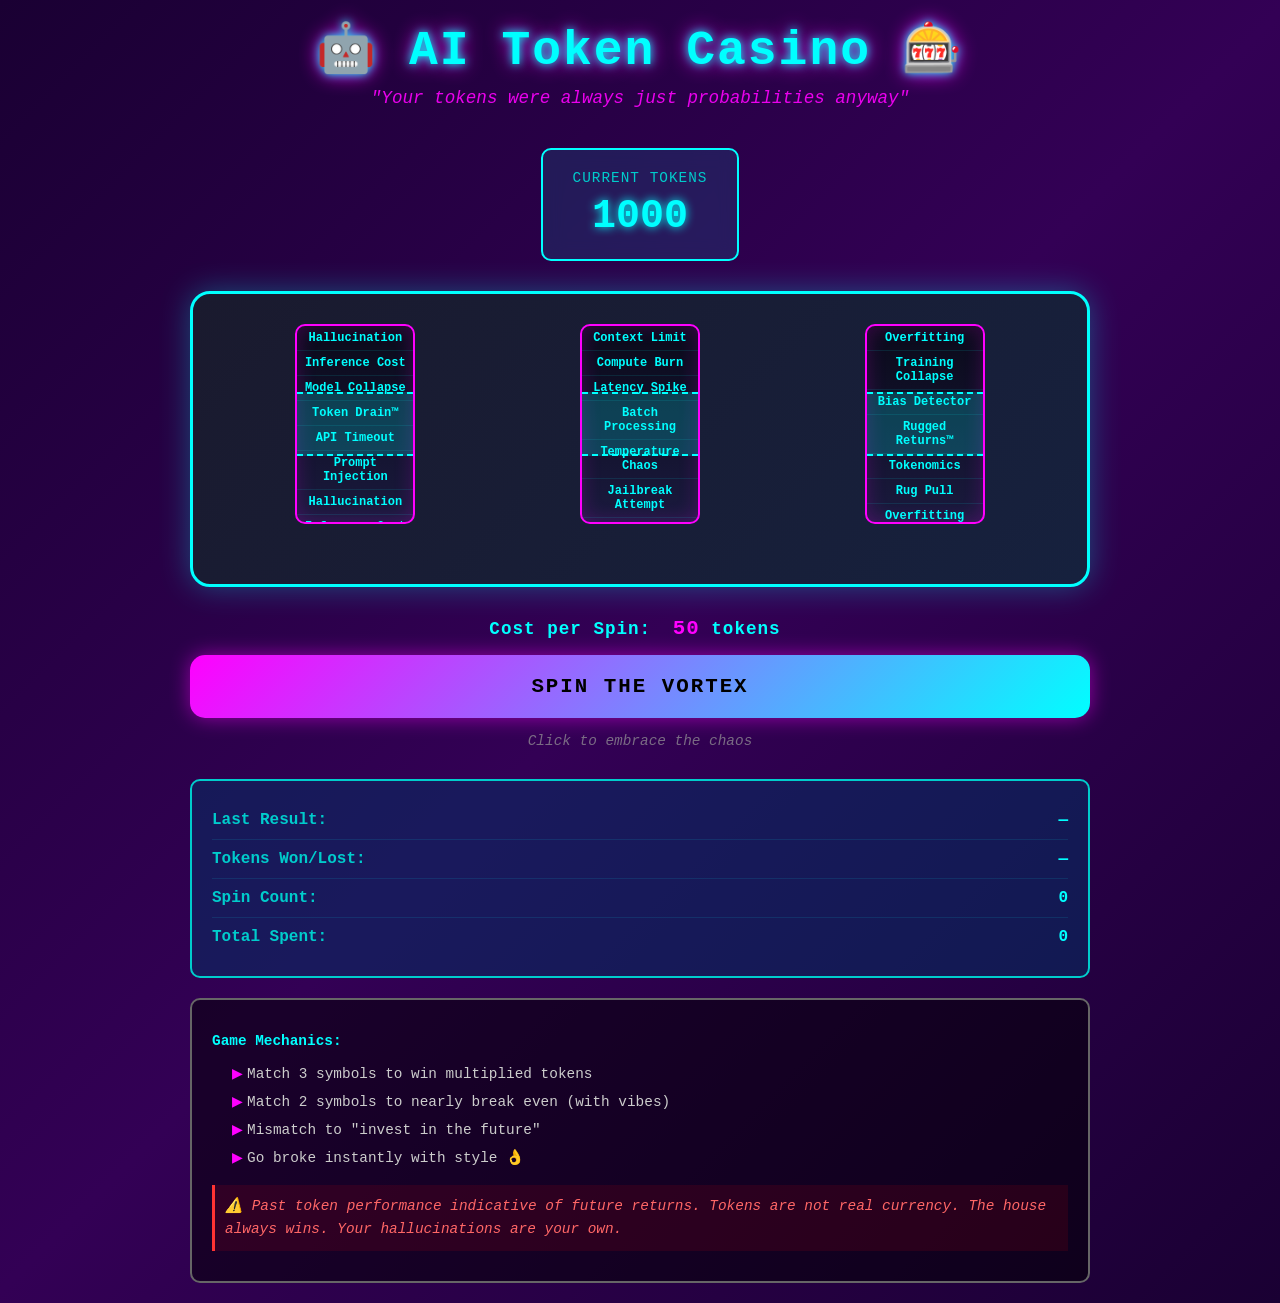
<file: step1/candidate-010/index.html>
<!DOCTYPE html>
<html lang="en">
<head>
    <meta charset="UTF-8">
    <meta name="viewport" content="width=device-width, initial-scale=1.0">
    <title>AI Token Casino - Where Your Money Disappears Into the Cloud</title>
    <link rel="stylesheet" href="styles.css">
</head>
<body>
    <div class="container">
        <header class="header">
            <h1>🤖 AI Token Casino 🎰</h1>
            <p class="tagline">"Your tokens were always just probabilities anyway"</p>
        </header>

        <main class="game-area">
            <!-- Token Display -->
            <div class="token-display">
                <div class="token-stat">
                    <span class="label">Current Tokens</span>
                    <span class="value" id="tokenCount">1000</span>
                </div>
                <div class="token-stat warning" id="warningZone" style="display: none;">
                    <span class="label">Status</span>
                    <span class="value">⚠️ LOW BALANCE</span>
                </div>
            </div>

            <!-- Slot Machine -->
            <div class="slot-machine">
                <div class="reels-container">
                    <div class="reel" id="reel1">
                        <div class="reel-item">Hallucination</div>
                        <div class="reel-item">Inference Cost</div>
                        <div class="reel-item">Model Collapse</div>
                        <div class="reel-item">Token Drain™</div>
                        <div class="reel-item">API Timeout</div>
                        <div class="reel-item">Prompt Injection</div>
                        <div class="reel-item">Hallucination</div>
                        <div class="reel-item">Inference Cost</div>
                    </div>
                    <div class="reel" id="reel2">
                        <div class="reel-item">Context Limit</div>
                        <div class="reel-item">Compute Burn</div>
                        <div class="reel-item">Latency Spike</div>
                        <div class="reel-item">Batch Processing</div>
                        <div class="reel-item">Temperature Chaos</div>
                        <div class="reel-item">Jailbreak Attempt</div>
                        <div class="reel-item">Context Limit</div>
                        <div class="reel-item">Compute Burn</div>
                    </div>
                    <div class="reel" id="reel3">
                        <div class="reel-item">Overfitting</div>
                        <div class="reel-item">Training Collapse</div>
                        <div class="reel-item">Bias Detector</div>
                        <div class="reel-item">Rugged Returns™</div>
                        <div class="reel-item">Tokenomics</div>
                        <div class="reel-item">Rug Pull</div>
                        <div class="reel-item">Overfitting</div>
                        <div class="reel-item">Training Collapse</div>
                    </div>
                </div>

                <div class="win-indicator" id="winIndicator">
                    <span id="winMessage"></span>
                </div>
            </div>

            <!-- Controls -->
            <div class="controls">
                <div class="bet-info">
                    <span class="label">Cost per Spin:</span>
                    <span class="value" id="betAmount">50</span>
                    <span class="label">tokens</span>
                </div>
                <button class="spin-button" id="spinBtn">SPIN THE VORTEX</button>
                <div class="hint-text" id="hintText">
                    Click to embrace the chaos
                </div>
            </div>

            <!-- Results Display -->
            <div class="results-panel">
                <div class="result-row">
                    <span class="result-label">Last Result:</span>
                    <span class="result-value" id="lastResult">—</span>
                </div>
                <div class="result-row">
                    <span class="result-label">Tokens Won/Lost:</span>
                    <span class="result-value" id="lastPayout">—</span>
                </div>
                <div class="result-row">
                    <span class="result-label">Spin Count:</span>
                    <span class="result-value" id="spinCount">0</span>
                </div>
                <div class="result-row">
                    <span class="result-label">Total Spent:</span>
                    <span class="result-value" id="totalSpent">0</span>
                </div>
            </div>

            <!-- Info Footer -->
            <div class="footer-info">
                <p><strong>Game Mechanics:</strong></p>
                <ul>
                    <li>Match 3 symbols to win multiplied tokens</li>
                    <li>Match 2 symbols to nearly break even (with vibes)</li>
                    <li>Mismatch to "invest in the future"</li>
                    <li>Go broke instantly with style 👌</li>
                </ul>
                <p class="disclaimer">
                    ⚠️ <em>Past token performance</not> indicative of future returns. Tokens are not real currency. The house always wins. Your hallucinations are your own.</em>
                </p>
            </div>
        </main>
    </div>

    <script src="script.js"></script>
</body>
</html>
</file>
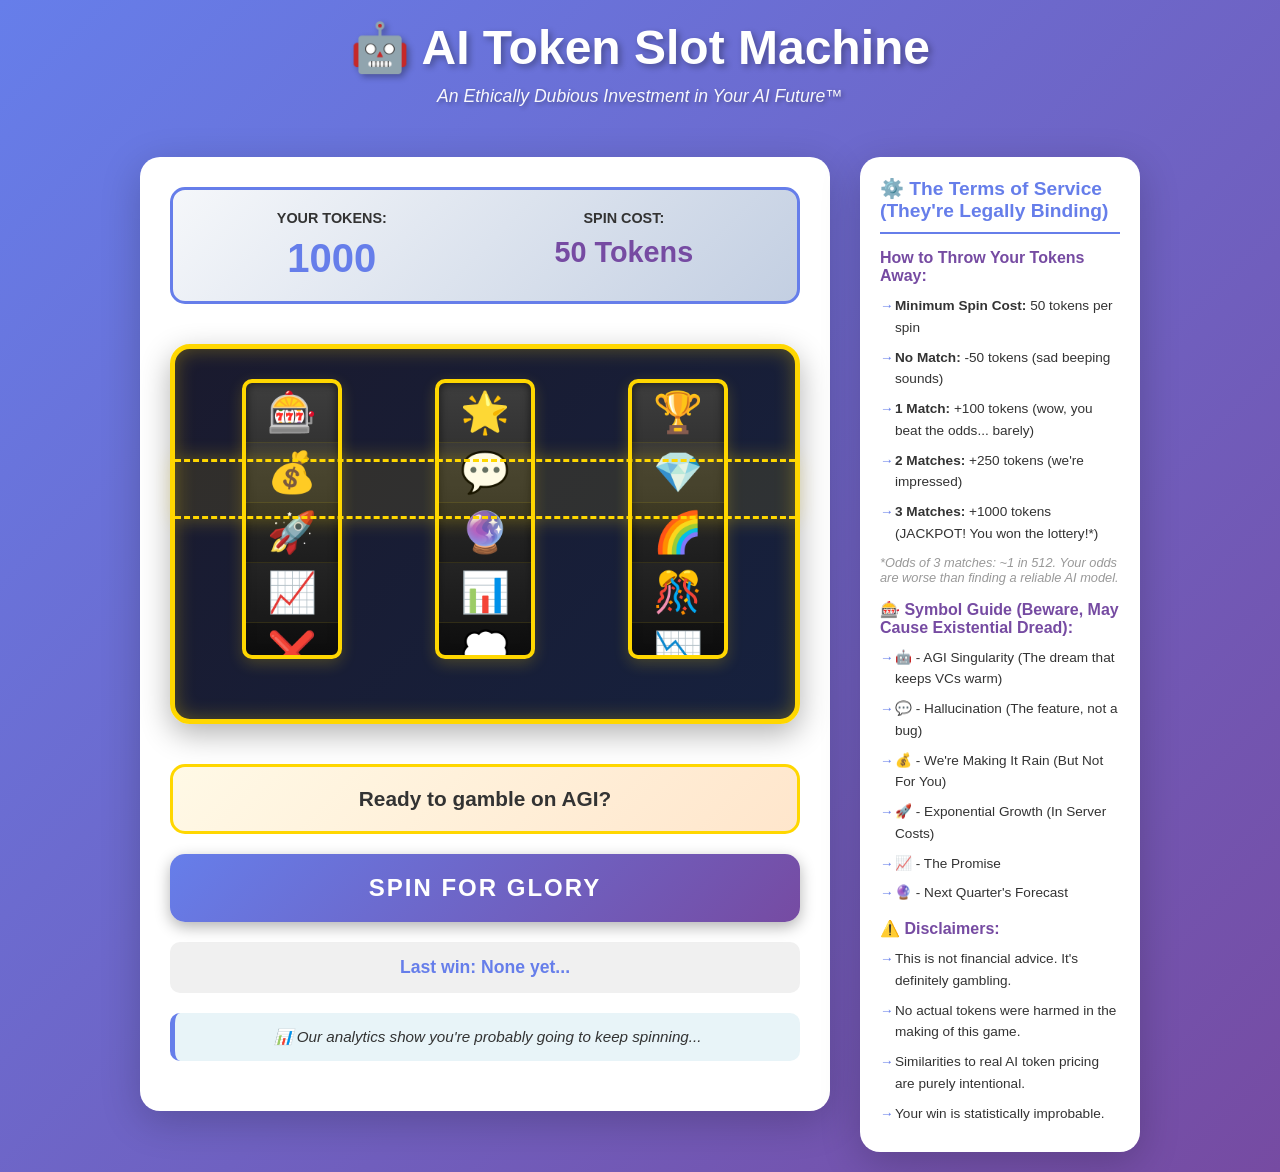
<file: step1/candidate-011/index.html>
<!DOCTYPE html>
<html lang="en">
<head>
    <meta charset="UTF-8">
    <meta name="viewport" content="width=device-width, initial-scale=1.0">
    <title>AI Token Slot Machine - Spin to Win Large Language Rewards</title>
    <link rel="stylesheet" href="styles.css">
</head>
<body>
    <div class="container">
        <header class="header">
            <h1>🤖 AI Token Slot Machine</h1>
            <p class="tagline">An Ethically Dubious Investment in Your AI Future™</p>
        </header>

        <main class="game-section">
            <!-- Token Display -->
            <div class="token-display">
                <div class="token-info">
                    <span class="label">Your Tokens:</span>
                    <span class="balance" id="balance">1000</span>
                </div>
                <div class="token-cost">
                    <span class="label">Spin Cost:</span>
                    <span class="cost">50 Tokens</span>
                </div>
            </div>

            <!-- Slot Machine -->
            <div class="slot-machine">
                <div class="reels-container">
                    <div class="reel" id="reel1">
                        <div class="symbol">🎰</div>
                        <div class="symbol">💰</div>
                        <div class="symbol">🚀</div>
                        <div class="symbol">📈</div>
                        <div class="symbol">❌</div>
                        <div class="symbol">🤖</div>
                        <div class="symbol">💸</div>
                        <div class="symbol">🎲</div>
                    </div>
                    <div class="reel" id="reel2">
                        <div class="symbol">🌟</div>
                        <div class="symbol">💬</div>
                        <div class="symbol">🔮</div>
                        <div class="symbol">📊</div>
                        <div class="symbol">💭</div>
                        <div class="symbol">⚡</div>
                        <div class="symbol">🎯</div>
                        <div class="symbol">🎪</div>
                    </div>
                    <div class="reel" id="reel3">
                        <div class="symbol">🏆</div>
                        <div class="symbol">💎</div>
                        <div class="symbol">🌈</div>
                        <div class="symbol">🎊</div>
                        <div class="symbol">📉</div>
                        <div class="symbol">🔥</div>
                        <div class="symbol">🎭</div>
                        <div class="symbol">🌪️</div>
                    </div>
                </div>
                <div class="payline"></div>
            </div>

            <!-- Results Display -->
            <div class="result-display" id="resultDisplay">
                <p class="result-text">Ready to gamble on AGI?</p>
            </div>

            <!-- Spin Button -->
            <button class="spin-button" id="spinButton">SPIN FOR GLORY</button>

            <!-- Last Win Display -->
            <div class="last-win" id="lastWinDisplay">
                <p id="lastWinText">Last win: None yet...</p>
            </div>

            <!-- AI Wisdom / Flavor Text -->
            <div class="ai-wisdom">
                <p id="wisdomText">Loading AI wisdom...</p>
            </div>
        </main>

        <!-- Game Rules -->
        <aside class="rules-section">
            <h2>⚙️ The Terms of Service (They're Legally Binding)</h2>
            <div class="rules-content">
                <h3>How to Throw Your Tokens Away:</h3>
                <ul>
                    <li><strong>Minimum Spin Cost:</strong> 50 tokens per spin</li>
                    <li><strong>No Match:</strong> -50 tokens (sad beeping sounds)</li>
                    <li><strong>1 Match:</strong> +100 tokens (wow, you beat the odds... barely)</li>
                    <li><strong>2 Matches:</strong> +250 tokens (we're impressed)</li>
                    <li><strong>3 Matches:</strong> +1000 tokens (JACKPOT! You won the lottery!*)</li>
                </ul>
                <p class="disclaimer">*Odds of 3 matches: ~1 in 512. Your odds are worse than finding a reliable AI model.</p>
                
                <h3>🎰 Symbol Guide (Beware, May Cause Existential Dread):</h3>
                <ul>
                    <li>🤖 - AGI Singularity (The dream that keeps VCs warm)</li>
                    <li>💬 - Hallucination (The feature, not a bug)</li>
                    <li>💰 - We're Making It Rain (But Not For You)</li>
                    <li>🚀 - Exponential Growth (In Server Costs)</li>
                    <li>📈 - The Promise</li>
                    <li>🔮 - Next Quarter's Forecast</li>
                </ul>

                <h3>⚠️ Disclaimers:</h3>
                <ul>
                    <li>This is not financial advice. It's definitely gambling.</li>
                    <li>No actual tokens were harmed in the making of this game.</li>
                    <li>Similarities to real AI token pricing are purely intentional.</li>
                    <li>Your win is statistically improbable.</li>
                </ul>
            </div>
        </aside>
    </div>

    <script src="script.js"></script>
</body>
</html>
</file>
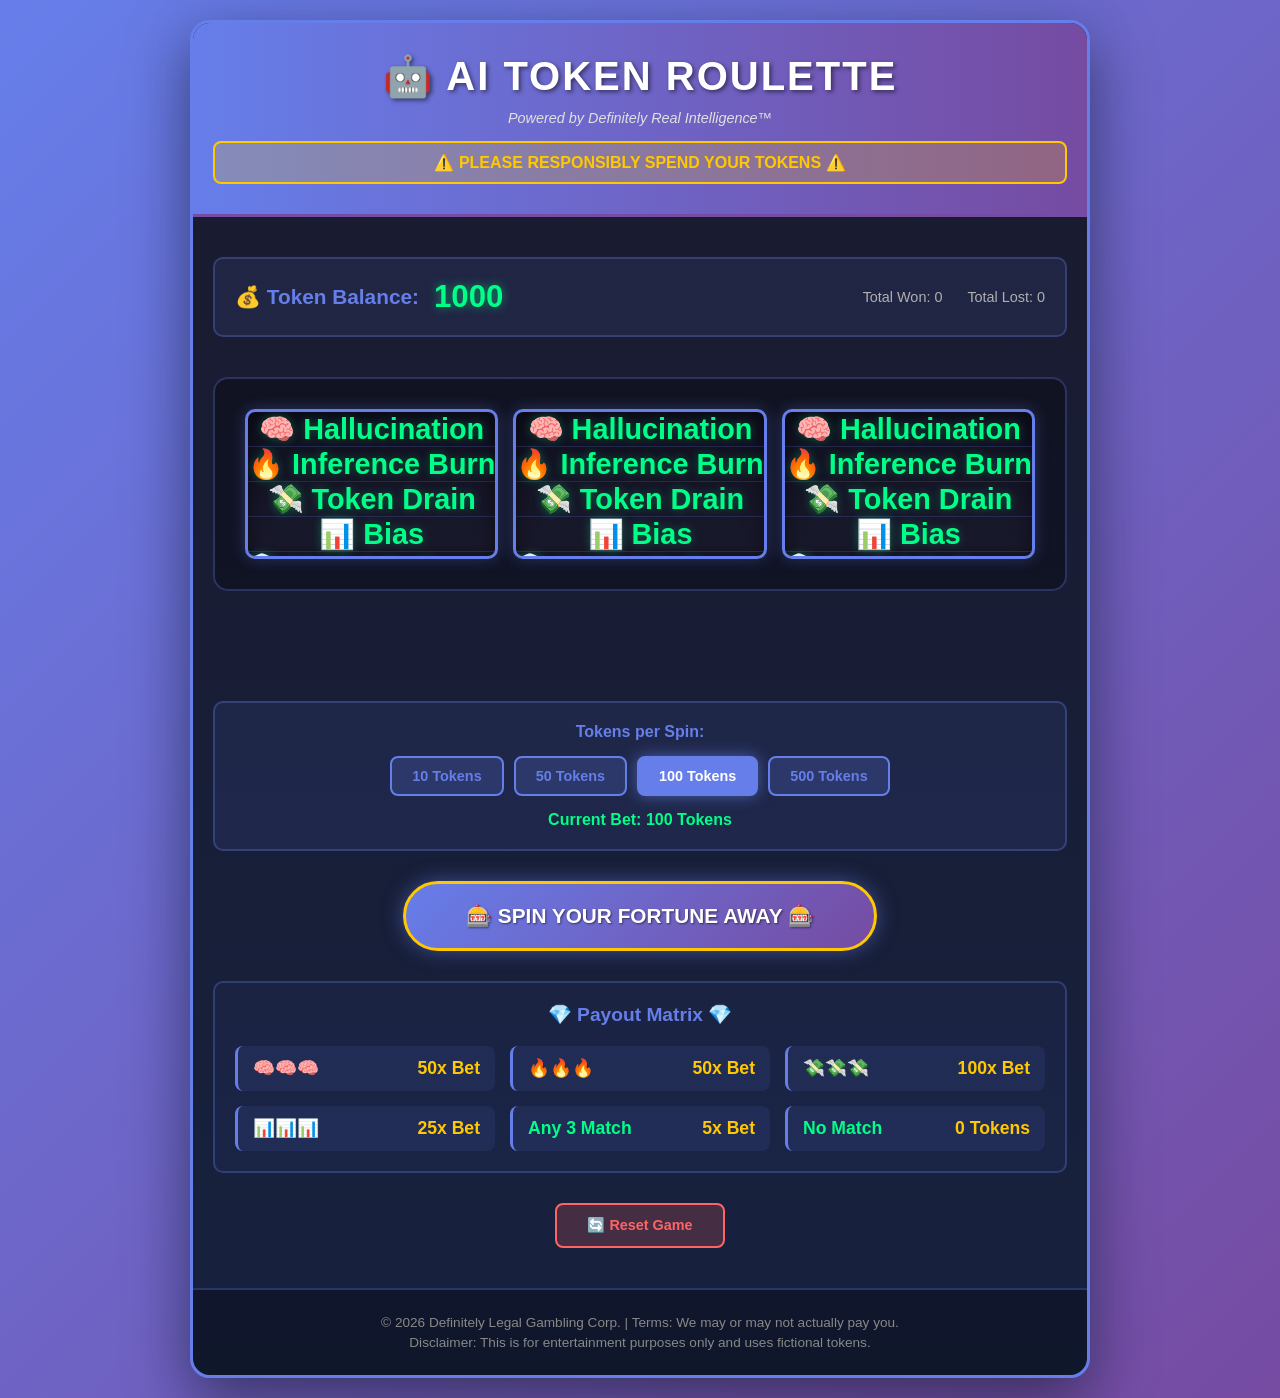
<file: step1/candidate-012/index.html>
<!DOCTYPE html>
<html lang="en">
<head>
    <meta charset="UTF-8">
    <meta name="viewport" content="width=device-width, initial-scale=1.0">
    <title>AI Token Roulette - Where Your Money Disappears at Lightning Speed™</title>
    <link rel="stylesheet" href="styles.css">
</head>
<body>
    <div class="container">
        <header class="header">
            <div class="header-content">
                <h1>🤖 AI TOKEN ROULETTE</h1>
                <p class="tagline">Powered by Definitely Real Intelligence™</p>
            </div>
            <div class="warning">⚠️ PLEASE RESPONSIBLY SPEND YOUR TOKENS ⚠️</div>
        </header>

        <main class="game-area">
            <!-- Token Balance Display -->
            <div class="balance-section">
                <div class="balance-display">
                    <span class="balance-label">💰 Token Balance:</span>
                    <span class="balance-amount" id="tokenBalance">1000</span>
                </div>
                <div class="stats-display">
                    <span id="totalWinnings" class="stat">Total Won: 0</span>
                    <span id="totalLost" class="stat">Total Lost: 0</span>
                </div>
            </div>

            <!-- Main Slots -->
            <div class="slots-container">
                <div class="reel-wrapper">
                    <div class="reel" id="reel1">
                        <div class="symbol">🧠 Hallucination</div>
                        <div class="symbol">🔥 Inference Burn</div>
                        <div class="symbol">💸 Token Drain</div>
                        <div class="symbol">📊 Bias</div>
                        <div class="symbol">🎲 Model Collapse</div>
                        <div class="symbol">🌀 Prompt Injection</div>
                        <div class="symbol">⚡ Latency Spike</div>
                        <div class="symbol">🧠 Hallucination</div>
                    </div>
                </div>

                <div class="reel-wrapper">
                    <div class="reel" id="reel2">
                        <div class="symbol">🧠 Hallucination</div>
                        <div class="symbol">🔥 Inference Burn</div>
                        <div class="symbol">💸 Token Drain</div>
                        <div class="symbol">📊 Bias</div>
                        <div class="symbol">🎲 Model Collapse</div>
                        <div class="symbol">🌀 Prompt Injection</div>
                        <div class="symbol">⚡ Latency Spike</div>
                        <div class="symbol">🧠 Hallucination</div>
                    </div>
                </div>

                <div class="reel-wrapper">
                    <div class="reel" id="reel3">
                        <div class="symbol">🧠 Hallucination</div>
                        <div class="symbol">🔥 Inference Burn</div>
                        <div class="symbol">💸 Token Drain</div>
                        <div class="symbol">📊 Bias</div>
                        <div class="symbol">🎲 Model Collapse</div>
                        <div class="symbol">🌀 Prompt Injection</div>
                        <div class="symbol">⚡ Latency Spike</div>
                        <div class="symbol">🧠 Hallucination</div>
                    </div>
                </div>
            </div>

            <!-- Win Message -->
            <div class="win-message" id="winMessage"></div>

            <!-- Bet Amount Selection -->
            <div class="bet-section">
                <label for="betAmount">Tokens per Spin:</label>
                <div class="bet-buttons">
                    <button class="bet-btn" onclick="setBetAmount(10)">10 Tokens</button>
                    <button class="bet-btn" onclick="setBetAmount(50)">50 Tokens</button>
                    <button class="bet-btn active" onclick="setBetAmount(100)">100 Tokens</button>
                    <button class="bet-btn" onclick="setBetAmount(500)">500 Tokens</button>
                </div>
                <p class="current-bet">Current Bet: <span id="currentBet">100</span> Tokens</p>
            </div>

            <!-- Spin Button -->
            <div class="button-section">
                <button class="spin-button" id="spinButton" onclick="spin()">
                    🎰 SPIN YOUR FORTUNE AWAY 🎰
                </button>
            </div>

            <!-- Payout Table -->
            <div class="payout-table">
                <h3>💎 Payout Matrix 💎</h3>
                <div class="payout-grid">
                    <div class="payout-row">
                        <span class="symbol-combo">🧠🧠🧠</span>
                        <span class="payout">50x Bet</span>
                    </div>
                    <div class="payout-row">
                        <span class="symbol-combo">🔥🔥🔥</span>
                        <span class="payout">50x Bet</span>
                    </div>
                    <div class="payout-row">
                        <span class="symbol-combo">💸💸💸</span>
                        <span class="payout">100x Bet</span>
                    </div>
                    <div class="payout-row">
                        <span class="symbol-combo">📊📊📊</span>
                        <span class="payout">25x Bet</span>
                    </div>
                    <div class="payout-row">
                        <span class="symbol-combo">Any 3 Match</span>
                        <span class="payout">5x Bet</span>
                    </div>
                    <div class="payout-row">
                        <span class="symbol-combo">No Match</span>
                        <span class="payout">0 Tokens</span>
                    </div>
                </div>
            </div>

            <!-- Reset Button -->
            <div class="reset-section">
                <button class="reset-button" onclick="resetGame()">🔄 Reset Game</button>
            </div>
        </main>

        <footer class="footer">
            <p>© 2026 Definitely Legal Gambling Corp. | Terms: We may or may not actually pay you.</p>
            <p>Disclaimer: This is for entertainment purposes only and uses fictional tokens.</p>
        </footer>
    </div>

    <script src="script.js"></script>
</body>
</html>
</file>
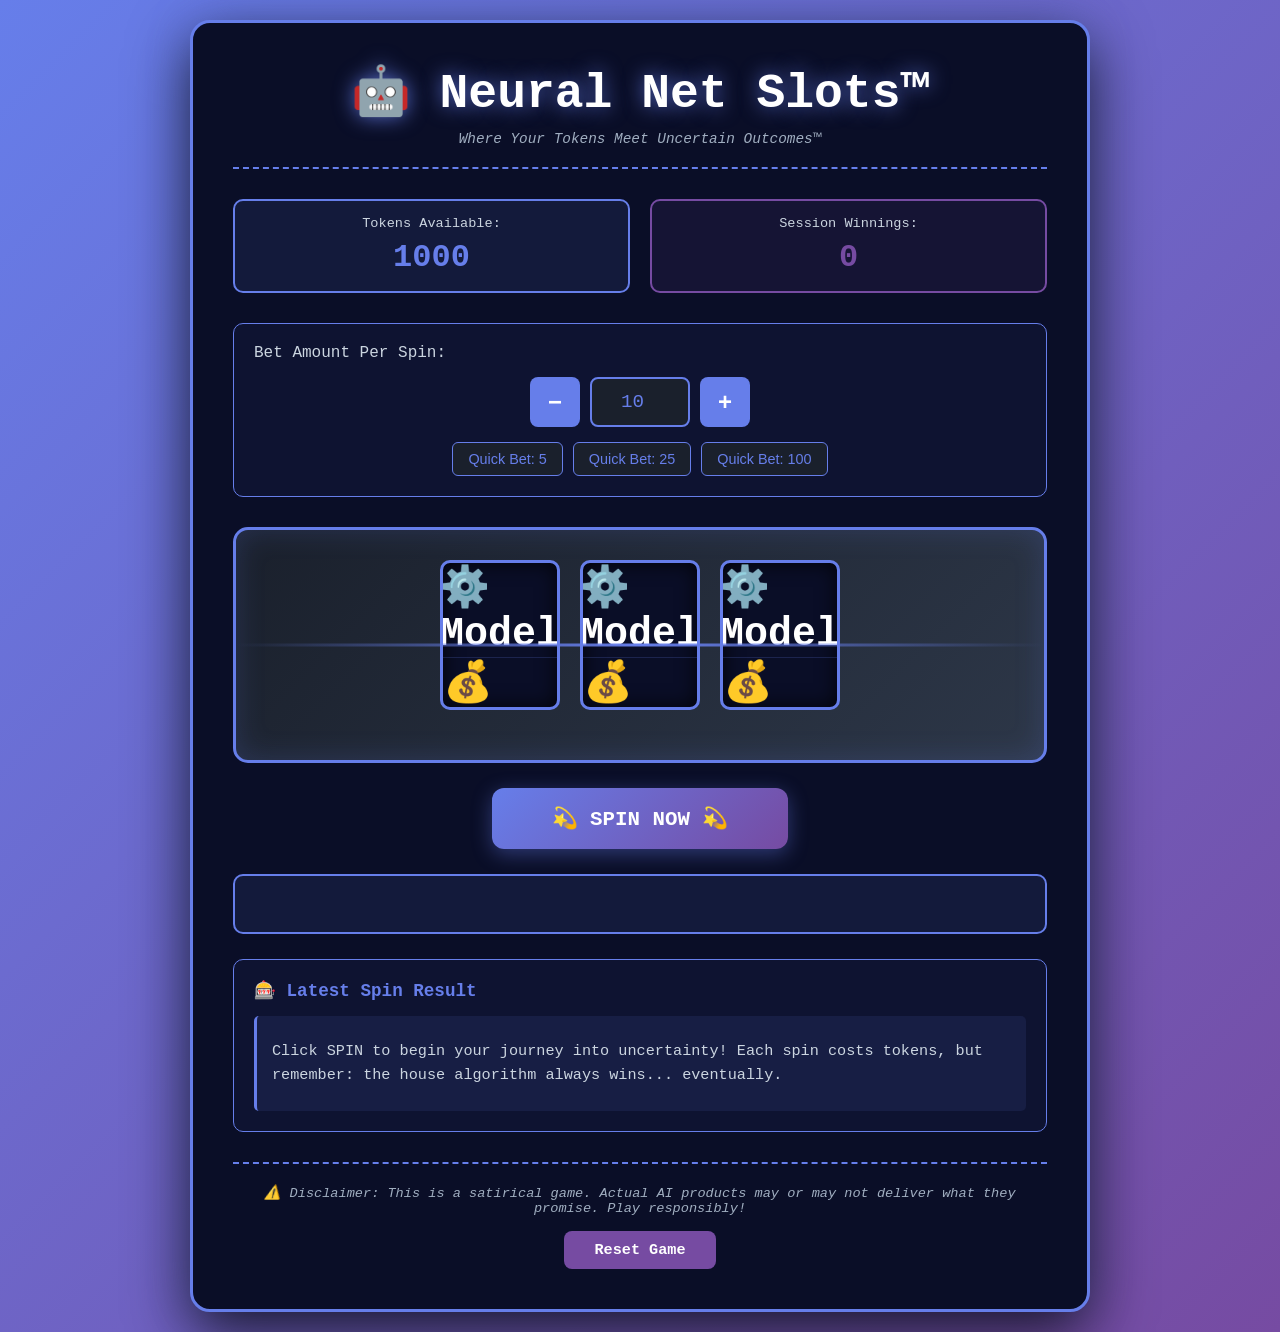
<file: step1/candidate-013/index.html>
<!DOCTYPE html>
<html lang="en">
<head>
    <meta charset="UTF-8">
    <meta name="viewport" content="width=device-width, initial-scale=1.0">
    <title>Neural Net Slots - AI Token Casino</title>
    <link rel="stylesheet" href="styles.css">
</head>
<body>
    <div class="container">
        <header class="game-header">
            <h1>🤖 Neural Net Slots™</h1>
            <p class="tagline">Where Your Tokens Meet Uncertain Outcomes™</p>
        </header>

        <div class="game-board">
            <!-- Token Balance Section -->
            <div class="balance-section">
                <div class="balance-display">
                    <span class="balance-label">Tokens Available:</span>
                    <span class="balance-amount" id="tokenBalance">1000</span>
                </div>
                <div class="balance-display secondary">
                    <span class="balance-label">Session Winnings:</span>
                    <span class="balance-amount" id="totalWinnings">0</span>
                </div>
            </div>

            <!-- Bet Section -->
            <div class="bet-section">
                <label for="betAmount">Bet Amount Per Spin:</label>
                <div class="bet-controls">
                    <button class="bet-btn" id="decreaseBet">−</button>
                    <input type="number" id="betAmount" min="1" max="500" value="10">
                    <button class="bet-btn" id="increaseBet">+</button>
                </div>
                <div class="quick-bets">
                    <button class="quick-bet" data-bet="5">Quick Bet: 5</button>
                    <button class="quick-bet" data-bet="25">Quick Bet: 25</button>
                    <button class="quick-bet" data-bet="100">Quick Bet: 100</button>
                </div>
            </div>

            <!-- Slot Machine Display -->
            <div class="slot-machine">
                <div class="reel-container">
                    <div class="reel" id="reel1">
                        <div class="symbol">⚙️ Model</div>
                        <div class="symbol">💰 Fee</div>
                        <div class="symbol">🎲 Hallucination</div>
                        <div class="symbol">📊 Metrics</div>
                        <div class="symbol">🔮 Prediction</div>
                        <div class="symbol">💡 Innovation</div>
                        <div class="symbol">🚀 Hype</div>
                        <div class="symbol">⚙️ Model</div>
                    </div>
                    <div class="reel" id="reel2">
                        <div class="symbol">⚙️ Model</div>
                        <div class="symbol">💰 Fee</div>
                        <div class="symbol">🎲 Hallucination</div>
                        <div class="symbol">📊 Metrics</div>
                        <div class="symbol">🔮 Prediction</div>
                        <div class="symbol">💡 Innovation</div>
                        <div class="symbol">🚀 Hype</div>
                        <div class="symbol">⚙️ Model</div>
                    </div>
                    <div class="reel" id="reel3">
                        <div class="symbol">⚙️ Model</div>
                        <div class="symbol">💰 Fee</div>
                        <div class="symbol">🎲 Hallucination</div>
                        <div class="symbol">📊 Metrics</div>
                        <div class="symbol">🔮 Prediction</div>
                        <div class="symbol">💡 Innovation</div>
                        <div class="symbol">🚀 Hype</div>
                        <div class="symbol">⚙️ Model</div>
                    </div>
                </div>
                <div class="payline"></div>
            </div>

            <!-- Spin Button -->
            <button class="spin-button" id="spinButton">💫 SPIN NOW 💫</button>

            <!-- Result Message -->
            <div class="result-area" id="resultArea"></div>

            <!-- Game Info -->
            <div class="game-info">
                <h3>🎰 Latest Spin Result</h3>
                <div class="result-display" id="resultDisplay">
                    <p>Click SPIN to begin your journey into uncertainty!</p>
                </div>
            </div>
        </div>

        <!-- Footer with Disclaimer -->
        <footer class="game-footer">
            <p class="disclaimer">⚠️ Disclaimer: This is a satirical game. Actual AI products may or may not deliver what they promise. Play responsibly!</p>
            <p class="reset-area">
                <button class="reset-btn" id="resetBtn">Reset Game</button>
            </p>
        </footer>
    </div>

    <script src="script.js"></script>
</body>
</html>
</file>
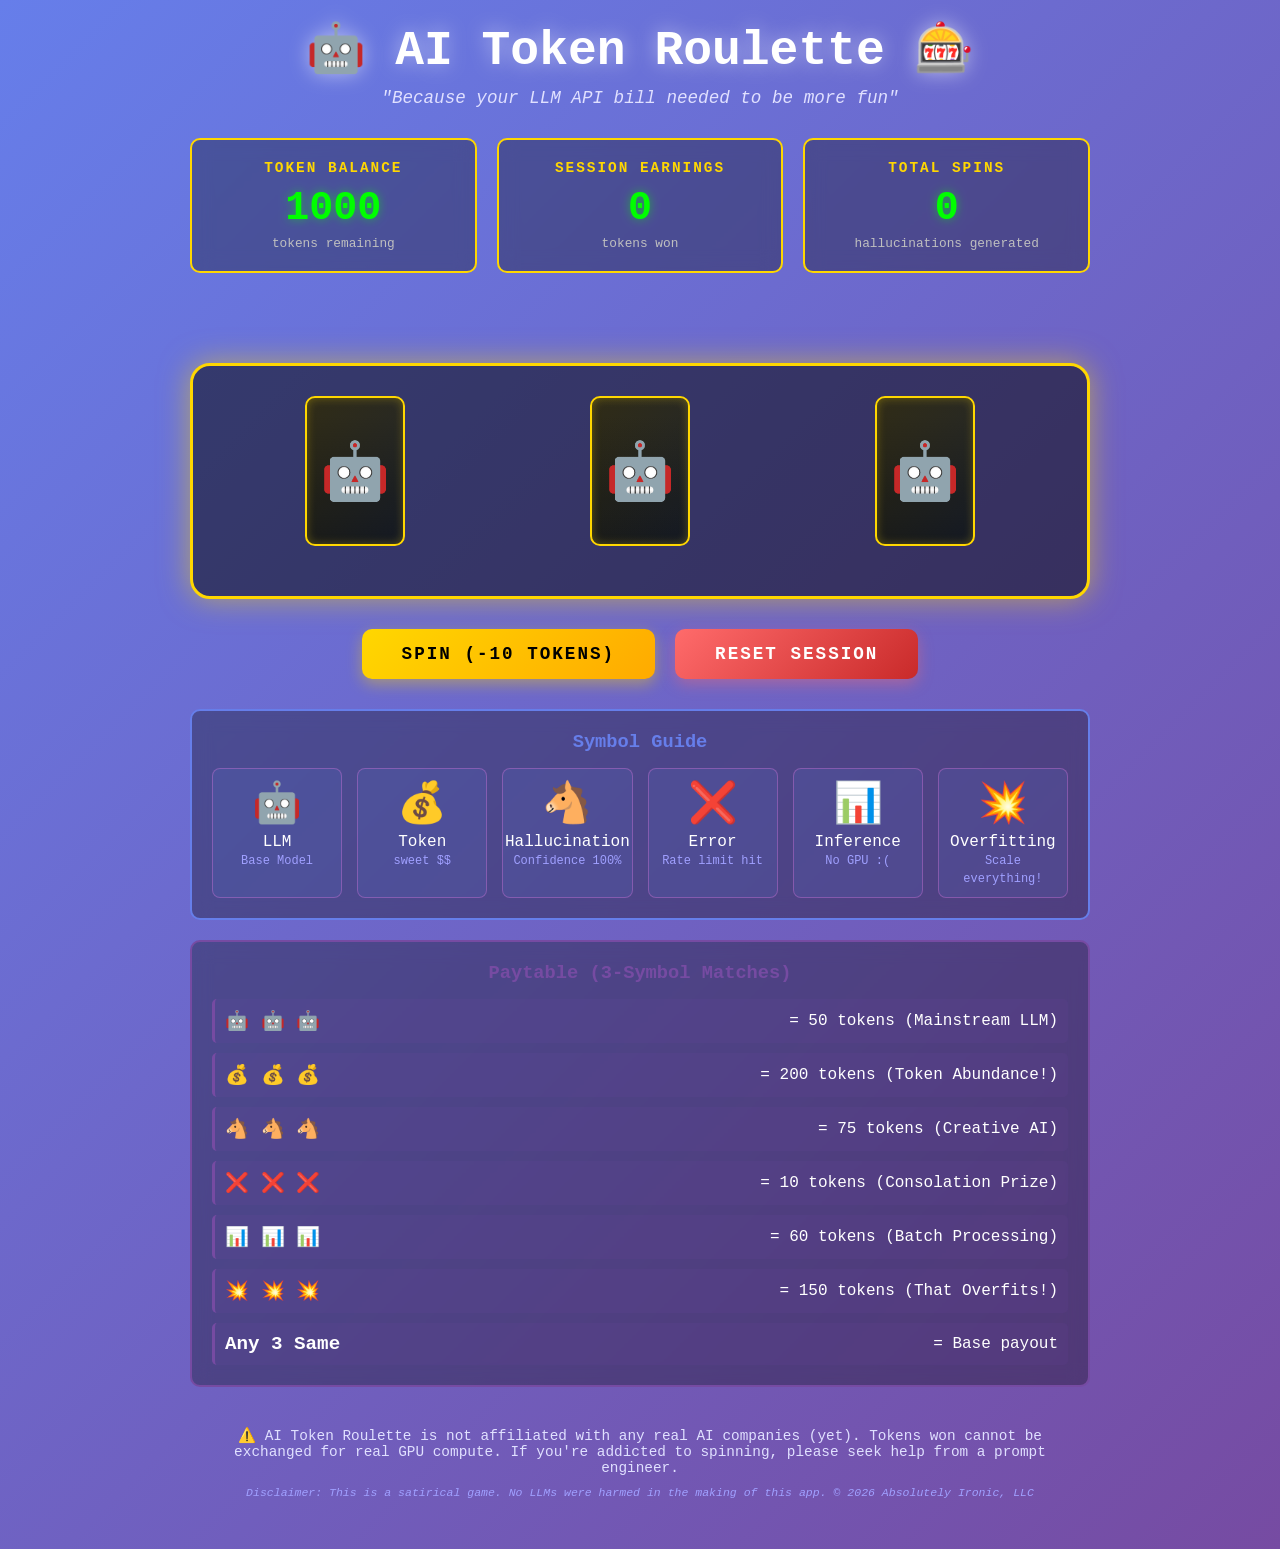
<file: step1/candidate-014/index.html>
<!DOCTYPE html>
<html lang="en">
<head>
    <meta charset="UTF-8">
    <meta name="viewport" content="width=device-width, initial-scale=1.0">
    <title>AI Token Roulette - Spin Your Inference Costs Away!</title>
    <link rel="stylesheet" href="styles.css">
</head>
<body>
    <div class="container">
        <!-- Header -->
        <header class="header">
            <h1>🤖 AI Token Roulette 🎰</h1>
            <p class="tagline">"Because your LLM API bill needed to be more fun"</p>
        </header>

        <!-- Info Section -->
        <section class="info-section">
            <div class="info-box">
                <h3>Token Balance</h3>
                <div class="balance" id="balance">1000</div>
                <p class="balance-label">tokens remaining</p>
            </div>
            <div class="info-box">
                <h3>Session Earnings</h3>
                <div class="earnings" id="earnings">0</div>
                <p class="earnings-label">tokens won</p>
            </div>
            <div class="info-box">
                <h3>Total Spins</h3>
                <div class="spins" id="spinCount">0</div>
                <p class="spins-label">hallucinations generated</p>
            </div>
        </section>

        <!-- Message Display -->
        <div class="message-display" id="messageDisplay"></div>

        <!-- Slot Machine -->
        <div class="slot-machine">
            <div class="slots-container">
                <div class="slot" id="slot1">
                    <div class="reel">
                        <div class="symbol">🤖</div>
                        <div class="symbol">💰</div>
                        <div class="symbol">🐴</div>
                        <div class="symbol">❌</div>
                        <div class="symbol">📊</div>
                        <div class="symbol">💥</div>
                    </div>
                </div>

                <div class="slot" id="slot2">
                    <div class="reel">
                        <div class="symbol">🤖</div>
                        <div class="symbol">💰</div>
                        <div class="symbol">🐴</div>
                        <div class="symbol">❌</div>
                        <div class="symbol">📊</div>
                        <div class="symbol">💥</div>
                    </div>
                </div>

                <div class="slot" id="slot3">
                    <div class="reel">
                        <div class="symbol">🤖</div>
                        <div class="symbol">💰</div>
                        <div class="symbol">🐴</div>
                        <div class="symbol">❌</div>
                        <div class="symbol">📊</div>
                        <div class="symbol">💥</div>
                    </div>
                </div>
            </div>
        </div>

        <!-- Controls -->
        <div class="controls">
            <button id="spinButton" class="spin-btn">SPIN (-10 tokens)</button>
            <button id="resetButton" class="reset-btn">Reset Session</button>
        </div>

        <!-- Legend -->
        <section class="legend">
            <h3>Symbol Guide</h3>
            <div class="legend-grid">
                <div class="legend-item">
                    <span class="legend-symbol">🤖</span>
                    <span>LLM<br><small>Base Model</small></span>
                </div>
                <div class="legend-item">
                    <span class="legend-symbol">💰</span>
                    <span>Token<br><small>sweet $$</small></span>
                </div>
                <div class="legend-item">
                    <span class="legend-symbol">🐴</span>
                    <span>Hallucination<br><small>Confidence 100%</small></span>
                </div>
                <div class="legend-item">
                    <span class="legend-symbol">❌</span>
                    <span>Error<br><small>Rate limit hit</small></span>
                </div>
                <div class="legend-item">
                    <span class="legend-symbol">📊</span>
                    <span>Inference<br><small>No GPU :(</small></span>
                </div>
                <div class="legend-item">
                    <span class="legend-symbol">💥</span>
                    <span>Overfitting<br><small>Scale everything!</small></span>
                </div>
            </div>
        </section>

        <!-- Paytable -->
        <section class="paytable">
            <h3>Paytable (3-Symbol Matches)</h3>
            <ul class="payouts">
                <li><span class="pay-symbol">🤖 🤖 🤖</span> = 50 tokens (Mainstream LLM)</li>
                <li><span class="pay-symbol">💰 💰 💰</span> = 200 tokens (Token Abundance!)</li>
                <li><span class="pay-symbol">🐴 🐴 🐴</span> = 75 tokens (Creative AI)</li>
                <li><span class="pay-symbol">❌ ❌ ❌</span> = 10 tokens (Consolation Prize)</li>
                <li><span class="pay-symbol">📊 📊 📊</span> = 60 tokens (Batch Processing)</li>
                <li><span class="pay-symbol">💥 💥 💥</span> = 150 tokens (That Overfits!)</li>
                <li><span class="pay-symbol">Any 3 Same</span> = Base payout</li>
            </ul>
        </section>

        <!-- Footer -->
        <footer class="footer">
            <p>⚠️ AI Token Roulette is not affiliated with any real AI companies (yet). Tokens won cannot be exchanged for real GPU compute. If you're addicted to spinning, please seek help from a prompt engineer.</p>
            <p class="disclaimer">Disclaimer: This is a satirical game. No LLMs were harmed in the making of this app. © 2026 Absolutely Ironic, LLC</p>
        </footer>
    </div>

    <script src="script.js"></script>
</body>
</html>
</file>
<file: step5-final/styles.css>
:root {
    --primary-gradient: linear-gradient(135deg, #6e8efb, #a777e3);
    --button-gold: linear-gradient(to bottom, #ffeb3b, #fbc02d);
}

/* Theme Variables */
.light-theme {
    --bg-color: #f1f5f9;
    --card-bg: #ffffff;
    --text-main: #1e293b;
    --stat-bg: #f8fafc;
}

.dark-theme {
    --bg-color: #0f172a;
    --card-bg: #1e293b;
    --text-main: #f1f5f9;
    --stat-bg: #334155;
}

body {
    background-color: var(--bg-color);
    color: var(--text-main);
    transition: background 0.3s ease;
    font-family: 'Inter', sans-serif;
    display: flex;
    justify-content: center;
    align-items: center;
    min-height: 100vh;
    margin: 0;
}

/* Focus Overlay */
.focus-overlay {
    position: fixed;
    top: 0; left: 0; width: 100%; height: 100%;
    background: rgba(0, 0, 0, 0.7);
    z-index: 5;
    opacity: 0;
    pointer-events: none;
    transition: opacity 0.5s ease;
}
.focus-overlay.active { opacity: 1; }

.app-container {
    position: relative;
    z-index: 10; /* Above overlay */
    width: 90%;
    max-width: 400px;
    background: var(--card-bg);
    padding: 2rem;
    border-radius: 30px;
    box-shadow: 0 20px 40px rgba(0,0,0,0.2);
    text-align: center;
}

/* Stats Styling */
.stats-panel {
    display: flex;
    gap: 10px;
    margin-bottom: 20px;
}
.stat-box {
    flex: 1;
    background: var(--stat-bg);
    padding: 10px;
    border-radius: 15px;
}
.stat-value { font-size: 2rem; font-weight: 800; color: #4f46e5; display: block; }
.stat-value-small { font-size: 1.2rem; font-weight: 800; color: #ef4444; display: block; }

/* Centered New Game Button */
.reset-area {
    margin-top: 25px;
    display: flex;
    justify-content: center;
}
.secondary-btn {
    background: #e2e8f0;
    color: #475569;
    font-size: 0.9rem;
    padding: 10px 20px;
    border-radius: 10px;
    border: none;
    cursor: pointer;
}

/* Floating Theme Toggle */
.theme-btn {
    position: fixed;
    top: 20px;
    right: 20px;
    font-size: 1.5rem;
    background: var(--card-bg);
    border: 1px solid #ccc;
    border-radius: 50%;
    cursor: pointer;
    width: 50px; height: 50px;
    z-index: 100;
}

/* Reels & Payouts */
.reels-container { display: flex; justify-content: center; gap: 10px; margin: 20px 0; }
.reel {
    width: 80px; height: 100px;
    background: #fff;
    display: flex; justify-content: center; align-items: center;
    font-size: 2.5rem; border-radius: 10px;
    border: 2px solid #ddd;
    color: #000;
}
.reel.spinning { filter: blur(2px); animation: shake 0.1s infinite; }
@keyframes shake { 0% { transform: translateY(0); } 50% { transform: translateY(-5px); } 100% { transform: translateY(0); } }
</file>
<file: step1/candidate-001/styles.css>
* {
    margin: 0;
    padding: 0;
    box-sizing: border-box;
}

body {
    font-family: 'Courier New', monospace;
    background: linear-gradient(135deg, #667eea 0%, #764ba2 100%);
    min-height: 100vh;
    display: flex;
    justify-content: center;
    align-items: center;
    padding: 20px;
}

.container {
    background: #1a1a2e;
    border-radius: 20px;
    box-shadow: 0 20px 60px rgba(0, 0, 0, 0.5);
    max-width: 800px;
    width: 100%;
    padding: 40px;
    color: #eee;
}

/* Header */
header {
    text-align: center;
    margin-bottom: 30px;
    border-bottom: 3px solid #667eea;
    padding-bottom: 20px;
}

header h1 {
    font-size: 3em;
    margin-bottom: 10px;
    background: linear-gradient(135deg, #667eea, #764ba2);
    -webkit-background-clip: text;
    -webkit-text-fill-color: transparent;
    background-clip: text;
    text-shadow: 0 0 20px rgba(102, 126, 234, 0.5);
}

.tagline {
    font-style: italic;
    color: #aaa;
    font-size: 0.9em;
}

/* Stats Panel */
.stats-panel {
    display: grid;
    grid-template-columns: repeat(3, 1fr);
    gap: 15px;
    margin-bottom: 25px;
}

.stat {
    background: #16213e;
    border: 2px solid #667eea;
    border-radius: 10px;
    padding: 15px;
    text-align: center;
    transition: transform 0.2s;
}

.stat:hover {
    transform: translateY(-2px);
    box-shadow: 0 10px 20px rgba(102, 126, 234, 0.3);
}

.stat label {
    display: block;
    font-size: 0.8em;
    color: #aaa;
    margin-bottom: 8px;
    text-transform: uppercase;
    letter-spacing: 1px;
}

.stat-value {
    font-size: 2em;
    font-weight: bold;
    color: #667eea;
}

/* Bet Section */
.bet-section {
    background: #16213e;
    border: 2px solid #764ba2;
    border-radius: 10px;
    padding: 15px;
    margin-bottom: 25px;
    display: flex;
    justify-content: center;
    align-items: center;
    gap: 15px;
    flex-wrap: wrap;
}

.bet-section label {
    font-weight: bold;
    color: #764ba2;
}

.bet-section select {
    background: #0f3460;
    border: 2px solid #667eea;
    color: #667eea;
    padding: 8px 15px;
    border-radius: 5px;
    cursor: pointer;
    font-family: 'Courier New', monospace;
    font-weight: bold;
    transition: all 0.2s;
}

.bet-section select:hover {
    background: #16213e;
    box-shadow: 0 0 10px rgba(102, 126, 234, 0.5);
}

/* Slot Machine */
.machine {
    background: linear-gradient(145deg, #0f3460, #16213e);
    border: 4px solid #667eea;
    border-radius: 15px;
    padding: 30px;
    margin-bottom: 25px;
    box-shadow: inset 0 0 20px rgba(102, 126, 234, 0.2);
}

.display-board {
    background: #0f3460;
    border: 3px solid #764ba2;
    border-radius: 12px;
    padding: 20px;
    display: flex;
    align-items: center;
    justify-content: space-around;
    margin-bottom: 25px;
    min-height: 150px;
    position: relative;
}

.reel-container {
    width: 90px;
    height: 120px;
    background: #1a1a2e;
    border: 2px solid #667eea;
    border-radius: 8px;
    overflow: hidden;
    box-shadow: inset 0 0 10px rgba(0, 0, 0, 0.5);
    display: flex;
    align-items: center;
    justify-content: center;
}

.reel {
    display: flex;
    flex-direction: column;
    width: 100%;
    transition: transform 0.1s linear;
}

.symbol {
    min-height: 120px;
    display: flex;
    align-items: center;
    justify-content: center;
    font-size: 3em;
    width: 90px;
}

/* Win Line */
.win-line {
    position: absolute;
    top: 50%;
    left: 0;
    right: 0;
    height: 3px;
    background: linear-gradient(90deg, transparent, #ffd700, transparent);
    opacity: 0;
    transition: opacity 0.3s;
    pointer-events: none;
}

.win-line.active {
    opacity: 1;
    animation: pulse 0.6s;
}

@keyframes pulse {
    0%, 100% { opacity: 1; }
    50% { opacity: 0.3; }
}

/* Button Section */
.button-section {
    display: flex;
    gap: 15px;
    justify-content: center;
    flex-wrap: wrap;
}

button {
    padding: 15px 30px;
    font-size: 1em;
    font-family: 'Courier New', monospace;
    font-weight: bold;
    border: none;
    border-radius: 8px;
    cursor: pointer;
    transition: all 0.3s;
    text-transform: uppercase;
    letter-spacing: 1px;
}

.spin-btn {
    background: linear-gradient(135deg, #667eea, #764ba2);
    color: white;
    flex: 1;
    min-width: 200px;
    box-shadow: 0 5px 15px rgba(102, 126, 234, 0.4);
}

.spin-btn:hover:not(:disabled) {
    transform: translateY(-2px);
    box-shadow: 0 8px 20px rgba(102, 126, 234, 0.6);
}

.spin-btn:disabled {
    background: #444;
    color: #888;
    cursor: not-allowed;
    opacity: 0.5;
}

.reset-btn {
    background: #764ba2;
    color: white;
    min-width: 150px;
}

.reset-btn:hover {
    background: #667eea;
    transform: translateY(-2px);
    box-shadow: 0 5px 15px rgba(102, 126, 234, 0.4);
}

/* Result Box */
.result-box {
    background: #16213e;
    border: 2px solid #ffd700;
    border-radius: 10px;
    padding: 20px;
    text-align: center;
    margin-bottom: 25px;
    font-size: 1.2em;
    font-weight: bold;
    min-height: 50px;
    display: flex;
    align-items: center;
    justify-content: center;
    animation: slideIn 0.3s ease;
}

.result-box.hidden {
    display: none;
}

.result-box.win {
    color: #00ff00;
    border-color: #00ff00;
    box-shadow: 0 0 15px rgba(0, 255, 0, 0.5);
}

.result-box.loss {
    color: #ff6b6b;
    border-color: #ff6b6b;
    box-shadow: 0 0 15px rgba(255, 107, 107, 0.5);
}

@keyframes slideIn {
    from {
        opacity: 0;
        transform: translateY(-10px);
    }
    to {
        opacity: 1;
        transform: translateY(0);
    }
}

/* Info Panel */
.info-panel {
    background: #0f3460;
    border: 2px solid #667eea;
    border-radius: 10px;
    padding: 20px;
    margin-bottom: 20px;
}

.info-panel h3 {
    color: #667eea;
    margin-bottom: 15px;
    font-size: 1.1em;
    text-transform: uppercase;
    letter-spacing: 1px;
}

.info-panel ul {
    list-style: none;
}

.info-panel li {
    padding: 8px 0;
    border-bottom: 1px solid #16213e;
    font-size: 0.95em;
}

.info-panel li:last-child {
    border-bottom: none;
}

/* Disclaimer */
.disclaimer {
    background: #16213e;
    border-left: 4px solid #ff6b6b;
    border-radius: 5px;
    padding: 15px;
    margin-bottom: 20px;
    font-size: 0.9em;
    color: #ffc0cb;
}

/* Footer */
footer {
    text-align: center;
    color: #666;
    font-size: 0.8em;
    border-top: 1px solid #333;
    padding-top: 20px;
    margin-top: 20px;
}

/* Responsive */
@media (max-width: 600px) {
    .container {
        padding: 20px;
    }

    header h1 {
        font-size: 2em;
    }

    .stats-panel {
        grid-template-columns: 1fr;
    }

    .bet-section {
        flex-direction: column;
    }

    .reel-container {
        width: 70px;
        height: 100px;
    }

    .symbol {
        min-height: 100px;
        font-size: 2.5em;
        width: 70px;
    }

    .spin-btn {
        min-width: auto;
    }
}
</file>
<file: step1/candidate-002/styles.css>
* {
    margin: 0;
    padding: 0;
    box-sizing: border-box;
}

body {
    font-family: 'Courier New', monospace;
    background: linear-gradient(135deg, #0a0e27 0%, #1a1a3e 50%, #0a0e27 100%);
    color: #00ff88;
    min-height: 100vh;
    display: flex;
    justify-content: center;
    align-items: center;
    padding: 20px;
    overflow-x: hidden;
}

.container {
    width: 100%;
    max-width: 800px;
    background: rgba(20, 20, 50, 0.9);
    border: 3px solid #00ff88;
    border-radius: 15px;
    box-shadow: 0 0 40px rgba(0, 255, 136, 0.3), inset 0 0 20px rgba(0, 255, 136, 0.1);
    padding: 30px;
}

.header {
    text-align: center;
    margin-bottom: 30px;
    border-bottom: 2px solid #00ff88;
    padding-bottom: 15px;
}

.header h1 {
    font-size: 2.5em;
    margin-bottom: 5px;
    text-shadow: 0 0 10px rgba(0, 255, 136, 0.8);
    animation: pulse 2s infinite;
}

.tagline {
    font-size: 0.9em;
    color: #ff00ff;
    font-style: italic;
}

@keyframes pulse {
    0%, 100% { text-shadow: 0 0 10px rgba(0, 255, 136, 0.8); }
    50% { text-shadow: 0 0 20px rgba(0, 255, 136, 1), 0 0 30px rgba(255, 0, 255, 0.5); }
}

.game-board {
    display: flex;
    flex-direction: column;
    gap: 20px;
}

.stats-panel {
    display: grid;
    grid-template-columns: repeat(3, 1fr);
    gap: 15px;
    margin-bottom: 20px;
}

.stat-item {
    background: rgba(0, 255, 136, 0.1);
    border: 2px solid #00ff88;
    border-radius: 8px;
    padding: 15px;
    text-align: center;
    display: flex;
    flex-direction: column;
    gap: 8px;
}

.stat-label {
    font-size: 0.85em;
    color: #aaa;
    text-transform: uppercase;
    letter-spacing: 1px;
}

.stat-value {
    font-size: 1.8em;
    font-weight: bold;
    color: #00ff88;
    text-shadow: 0 0 10px rgba(0, 255, 136, 0.6);
}

.reel-container {
    display: flex;
    justify-content: space-around;
    gap: 20px;
    margin: 40px 0;
    perspective: 1000px;
}

.reel {
    width: 100px;
    height: 150px;
    background: rgba(0, 0, 0, 0.5);
    border: 3px solid #00ff88;
    border-radius: 10px;
    overflow: hidden;
    display: flex;
    flex-direction: column;
    box-shadow: 0 0 20px rgba(0, 255, 136, 0.3) inset;
}

.reel-symbol {
    flex: 1;
    display: flex;
    align-items: center;
    justify-content: center;
    font-size: 2.5em;
    border-bottom: 1px solid rgba(0, 255, 136, 0.2);
    user-select: none;
    transition: all 0.1s ease;
}

.reel-symbol:last-child {
    border-bottom: none;
}

.reel.spinning {
    animation: spin 0.5s ease-in-out;
}

@keyframes spin {
    0% { transform: rotateY(0deg); }
    50% { transform: rotateY(180deg); }
    100% { transform: rotateY(360deg); }
}

.result-display {
    background: rgba(255, 0, 255, 0.1);
    border: 2px dashed #ff00ff;
    border-radius: 8px;
    padding: 20px;
    text-align: center;
    font-size: 1.1em;
    min-height: 60px;
    display: flex;
    align-items: center;
    justify-content: center;
    color: #ff00ff;
    font-weight: bold;
    text-shadow: 0 0 10px rgba(255, 0, 255, 0.6);
}

.button-container {
    display: flex;
    gap: 15px;
    justify-content: center;
    margin: 25px 0;
}

.spin-button {
    background: linear-gradient(135deg, #ff00ff, #00ff88);
    color: #000;
    border: none;
    padding: 15px 40px;
    font-size: 1em;
    font-weight: bold;
    border-radius: 8px;
    cursor: pointer;
    text-transform: uppercase;
    letter-spacing: 2px;
    transition: all 0.3s ease;
    box-shadow: 0 0 20px rgba(255, 0, 255, 0.5);
    font-family: 'Courier New', monospace;
}

.spin-button:hover:not(:disabled) {
    transform: scale(1.05);
    box-shadow: 0 0 30px rgba(0, 255, 136, 0.8), 0 0 20px rgba(255, 0, 255, 0.6);
}

.spin-button:active:not(:disabled) {
    transform: scale(0.98);
}

.spin-button:disabled {
    opacity: 0.5;
    cursor: not-allowed;
}

.reset-button {
    background: rgba(100, 100, 150, 0.6);
    color: #00ff88;
    border: 2px solid #00ff88;
    padding: 12px 25px;
    font-size: 0.9em;
    font-weight: bold;
    border-radius: 8px;
    cursor: pointer;
    text-transform: uppercase;
    letter-spacing: 1px;
    transition: all 0.3s ease;
    font-family: 'Courier New', monospace;
}

.reset-button:hover {
    background: rgba(150, 100, 200, 0.8);
    box-shadow: 0 0 15px rgba(0, 255, 136, 0.4);
}

.info-panel {
    background: rgba(0, 255, 136, 0.05);
    border: 2px solid #00ff88;
    border-radius: 8px;
    padding: 20px;
    margin-top: 20px;
}

.info-panel h3 {
    color: #00ff88;
    margin-bottom: 12px;
    font-size: 1em;
    text-transform: uppercase;
    letter-spacing: 1px;
}

.info-panel ul {
    list-style: none;
    margin-bottom: 15px;
}

.info-panel li {
    margin: 8px 0;
    padding-left: 20px;
    position: relative;
    font-size: 0.9em;
}

.info-panel li:before {
    content: "▸";
    position: absolute;
    left: 0;
    color: #ff00ff;
}

.disclaimer {
    background: rgba(255, 0, 0, 0.1);
    border-left: 3px solid #ff0000;
    padding: 12px;
    margin-top: 15px;
    font-size: 0.85em;
    color: #ffaa00;
    line-height: 1.4;
}

.footer {
    text-align: center;
    margin-top: 30px;
    padding-top: 20px;
    border-top: 2px solid #00ff88;
    color: #888;
    font-size: 0.85em;
}

/* Responsive Design */
@media (max-width: 600px) {
    .container {
        padding: 20px;
    }

    .header h1 {
        font-size: 1.8em;
    }

    .stats-panel {
        grid-template-columns: 1fr;
    }

    .button-container {
        flex-direction: column;
    }

    .spin-button,
    .reset-button {
        width: 100%;
    }

    .reel-container {
        gap: 10px;
    }

    .reel {
        width: 80px;
        height: 120px;
    }

    .reel-symbol {
        font-size: 2em;
    }
}
</file>
<file: step1/candidate-003/styles.css>
* {
    margin: 0;
    padding: 0;
    box-sizing: border-box;
}

body {
    font-family: 'Segoe UI', Tahoma, Geneva, Verdana, sans-serif;
    background: linear-gradient(135deg, #1a1a2e 0%, #16213e 50%, #0f3460 100%);
    color: #e0e0e0;
    min-height: 100vh;
    padding: 20px;
}

.container {
    max-width: 800px;
    margin: 0 auto;
}

header {
    text-align: center;
    margin-bottom: 30px;
    animation: fadeIn 0.6s ease-in;
}

header h1 {
    font-size: 2.5em;
    margin-bottom: 10px;
    background: linear-gradient(135deg, #00d4ff, #7c3aed);
    -webkit-background-clip: text;
    -webkit-text-fill-color: transparent;
    background-clip: text;
    text-shadow: 0 0 30px rgba(0, 212, 255, 0.3);
}

.tagline {
    font-size: 1em;
    color: #00bcd4;
    font-style: italic;
    text-shadow: 0 0 10px rgba(0, 212, 255, 0.2);
}

.game-area {
    background: rgba(20, 20, 40, 0.9);
    border: 2px solid #00d4ff;
    border-radius: 15px;
    padding: 30px;
    box-shadow: 0 0 30px rgba(0, 212, 255, 0.2), inset 0 0 30px rgba(0, 212, 255, 0.1);
    margin-bottom: 20px;
}

/* Stats Panel */
.stats-panel {
    display: grid;
    grid-template-columns: repeat(auto-fit, minmax(200px, 1fr));
    gap: 20px;
    margin-bottom: 30px;
    background: rgba(0, 212, 255, 0.05);
    padding: 20px;
    border-radius: 10px;
    border: 1px solid rgba(0, 212, 255, 0.2);
}

.stat {
    display: flex;
    justify-content: space-between;
    align-items: center;
    padding: 10px 15px;
    background: rgba(0, 212, 255, 0.1);
    border-radius: 5px;
    border-left: 3px solid #00d4ff;
}

.stat-label {
    font-weight: bold;
    color: #7c3aed;
    font-size: 0.9em;
}

.stat-value {
    font-size: 1.3em;
    color: #00ff88;
    font-weight: bold;
    font-family: 'Courier New', monospace;
}

/* The Machine */
.machine {
    background: rgba(10, 10, 25, 0.9);
    border: 3px solid #7c3aed;
    border-radius: 15px;
    padding: 30px;
    box-shadow: inset 0 0 20px rgba(124, 58, 237, 0.2);
}

.reels-container {
    display: flex;
    justify-content: space-around;
    gap: 20px;
    margin-bottom: 30px;
    background: linear-gradient(180deg, rgba(0, 212, 255, 0.1) 0%, rgba(124, 58, 237, 0.1) 100%);
    padding: 30px;
    border-radius: 10px;
    border: 2px solid rgba(124, 58, 237, 0.3);
    position: relative;
}

.reel {
    width: 90px;
    height: 180px;
    background: linear-gradient(135deg, #2a2a4a, #1a1a3a);
    border: 2px solid #00d4ff;
    border-radius: 8px;
    overflow: hidden;
    display: flex;
    flex-direction: column;
    box-shadow: inset 0 0 15px rgba(0, 212, 255, 0.2);
    position: relative;
}

.reel-symbol {
    font-size: 2em;
    flex: 1;
    display: flex;
    align-items: center;
    justify-content: center;
    transition: transform 0.1s;
}

.reel.spinning .reel-symbol {
    animation: spin 0.1s linear;
}

@keyframes spin {
    0% { transform: translateY(0); }
    100% { transform: translateY(-60px); }
}

.payline {
    height: 3px;
    background: #00ff88;
    position: absolute;
    width: 100%;
    top: 50%;
    left: 0;
    box-shadow: 0 0 10px #00ff88;
    opacity: 0.8;
}

/* Controls */
.controls {
    text-align: center;
    margin-bottom: 30px;
    background: rgba(0, 212, 255, 0.05);
    padding: 20px;
    border-radius: 10px;
}

.spin-button {
    background: linear-gradient(135deg, #7c3aed, #00d4ff);
    color: white;
    border: none;
    padding: 18px 40px;
    font-size: 1.2em;
    font-weight: bold;
    border-radius: 10px;
    cursor: pointer;
    transition: all 0.3s ease;
    box-shadow: 0 0 20px rgba(0, 212, 255, 0.3), 0 0 40px rgba(124, 58, 237, 0.2);
    text-transform: uppercase;
    letter-spacing: 1px;
}

.spin-button:hover:not(:disabled) {
    transform: scale(1.05);
    box-shadow: 0 0 30px rgba(0, 212, 255, 0.5), 0 0 60px rgba(124, 58, 237, 0.4);
}

.spin-button:active:not(:disabled) {
    transform: scale(0.98);
}

.spin-button:disabled {
    opacity: 0.5;
    cursor: not-allowed;
}

.spin-cost {
    font-size: 0.9em;
    color: #00bcd4;
    margin-top: 10px;
    font-style: italic;
}

/* Results Panel */
.results-panel {
    min-height: 80px;
    background: rgba(0, 212, 255, 0.05);
    border: 2px solid rgba(0, 212, 255, 0.2);
    border-radius: 8px;
    padding: 15px;
    margin-top: 20px;
    text-align: center;
}

.result-message {
    font-size: 1.3em;
    font-weight: bold;
    color: #7c3aed;
    margin-bottom: 10px;
    min-height: 25px;
}

.payout-message {
    font-size: 1.1em;
    color: #00ff88;
    font-family: 'Courier New', monospace;
    min-height: 25px;
}

.payout-message.win {
    color: #00ff88;
    text-shadow: 0 0 10px #00ff88;
}

.payout-message.loss {
    color: #ff6b6b;
}

/* Flavor Text Panel */
.flavor-text-panel {
    background: rgba(124, 58, 237, 0.1);
    border: 2px solid rgba(124, 58, 237, 0.3);
    border-radius: 10px;
    padding: 20px;
    margin-top: 20px;
}

.flavor-text-panel h3 {
    color: #7c3aed;
    margin-bottom: 10px;
    font-size: 1.1em;
}

#flavorText {
    font-style: italic;
    color: #b0b0d0;
    line-height: 1.6;
    font-size: 0.95em;
}

.flavor-text {
    animation: fadeIn 0.6s ease-in;
}

/* History Panel */
.history-panel {
    background: rgba(20, 20, 40, 0.9);
    border: 2px solid #00d4ff;
    border-radius: 15px;
    padding: 20px;
    box-shadow: 0 0 30px rgba(0, 212, 255, 0.2), inset 0 0 30px rgba(0, 212, 255, 0.1);
}

.history-panel h3 {
    color: #7c3aed;
    margin-bottom: 15px;
    font-size: 1.2em;
}

.history-list {
    list-style: none;
    max-height: 200px;
    overflow-y: auto;
    background: rgba(0, 212, 255, 0.05);
    border: 1px solid rgba(0, 212, 255, 0.2);
    border-radius: 8px;
    padding: 15px;
    margin-bottom: 15px;
}

.history-list li {
    padding: 8px 0;
    border-bottom: 1px solid rgba(0, 212, 255, 0.1);
    font-size: 0.9em;
    color: #b0b0d0;
    font-family: 'Courier New', monospace;
}

.history-list li:last-child {
    border-bottom: none;
}

.reset-button {
    width: 100%;
    background: linear-gradient(135deg, #ff6b6b, #ff8c42);
    color: white;
    border: none;
    padding: 12px 20px;
    font-size: 1em;
    font-weight: bold;
    border-radius: 8px;
    cursor: pointer;
    transition: all 0.3s ease;
    box-shadow: 0 0 15px rgba(255, 107, 107, 0.3);
    text-transform: uppercase;
}

.reset-button:hover {
    transform: scale(1.02);
    box-shadow: 0 0 25px rgba(255, 107, 107, 0.5);
}

.reset-button:active {
    transform: scale(0.98);
}

/* Animations */
@keyframes fadeIn {
    from {
        opacity: 0;
        transform: translateY(-10px);
    }
    to {
        opacity: 1;
        transform: translateY(0);
    }
}

@keyframes pulse {
    0%, 100% {
        box-shadow: 0 0 20px rgba(0, 212, 255, 0.3);
    }
    50% {
        box-shadow: 0 0 40px rgba(0, 212, 255, 0.6);
    }
}

.machine.win-animation {
    animation: pulse 0.6s ease-in-out 3;
}

/* Scrollbar Styling */
.history-list::-webkit-scrollbar {
    width: 8px;
}

.history-list::-webkit-scrollbar-track {
    background: rgba(0, 212, 255, 0.1);
    border-radius: 4px;
}

.history-list::-webkit-scrollbar-thumb {
    background: rgba(0, 212, 255, 0.3);
    border-radius: 4px;
}

.history-list::-webkit-scrollbar-thumb:hover {
    background: rgba(0, 212, 255, 0.5);
}

/* Responsive Design */
@media (max-width: 600px) {
    header h1 {
        font-size: 1.8em;
    }

    .tagline {
        font-size: 0.85em;
    }

    .game-area {
        padding: 20px;
    }

    .machine {
        padding: 20px;
    }

    .reels-container {
        padding: 20px;
    }

    .reel {
        width: 70px;
        height: 140px;
    }

    .reel-symbol {
        font-size: 1.5em;
    }

    .spin-button {
        padding: 15px 30px;
        font-size: 1em;
    }

    .stats-panel {
        gap: 10px;
    }

    .stat {
        padding: 8px 10px;
        font-size: 0.85em;
    }

    .stat-value {
        font-size: 1.1em;
    }
}
</file>
<file: step1/candidate-004/styles.css>
* {
    margin: 0;
    padding: 0;
    box-sizing: border-box;
}

body {
    font-family: 'Segoe UI', Tahoma, Geneva, Verdana, sans-serif;
    background: linear-gradient(135deg, #667eea 0%, #764ba2 100%);
    min-height: 100vh;
    display: flex;
    justify-content: center;
    align-items: center;
    padding: 20px;
    color: #333;
}

.container {
    max-width: 700px;
    width: 100%;
    background: white;
    border-radius: 15px;
    box-shadow: 0 10px 50px rgba(0, 0, 0, 0.3);
    overflow: hidden;
}

header {
    background: linear-gradient(135deg, #667eea 0%, #764ba2 100%);
    color: white;
    padding: 30px 20px;
    text-align: center;
}

header h1 {
    font-size: 2.5em;
    margin-bottom: 10px;
    text-shadow: 2px 2px 4px rgba(0, 0, 0, 0.3);
}

.tagline {
    font-size: 0.9em;
    font-style: italic;
    opacity: 0.95;
}

.main-content {
    padding: 30px 20px;
}

/* Token Display */
.token-display {
    background: #f8f9fa;
    border: 2px solid #667eea;
    border-radius: 10px;
    padding: 20px;
    margin-bottom: 30px;
    text-align: center;
}

.token-info {
    display: flex;
    align-items: center;
    justify-content: center;
    gap: 10px;
    margin-bottom: 15px;
}

.token-info .label {
    font-weight: bold;
    font-size: 1.2em;
}

.token-amount {
    font-size: 2.5em;
    font-weight: bold;
    color: #667eea;
}

.token-symbol {
    font-size: 2em;
}

.token-stats {
    display: flex;
    justify-content: space-around;
    gap: 20px;
    font-size: 0.9em;
    color: #666;
}

.token-stats small {
    display: block;
}

/* Slot Machine */
.slot-machine {
    background: linear-gradient(135deg, #f093fb 0%, #f5576c 100%);
    border-radius: 15px;
    padding: 30px 20px;
    margin-bottom: 30px;
    text-align: center;
}

.header-label {
    color: white;
    font-weight: bold;
    font-size: 0.9em;
    margin-bottom: 15px;
    letter-spacing: 1px;
    text-shadow: 1px 1px 2px rgba(0, 0, 0, 0.3);
}

.reels-container {
    display: flex;
    justify-content: center;
    gap: 15px;
    margin-bottom: 20px;
    perspective: 1000px;
}

.reel {
    width: 100px;
    height: 120px;
    background: white;
    border: 3px solid #fff;
    border-radius: 8px;
    overflow: hidden;
    display: flex;
    flex-direction: column;
    position: relative;
    box-shadow: 0 4px 10px rgba(0, 0, 0, 0.3), inset 0 0 10px rgba(0, 0, 0, 0.1);
}

.reel-item {
    height: 120px;
    display: flex;
    align-items: center;
    justify-content: center;
    font-size: 2em;
    font-weight: bold;
    background: white;
    flex-shrink: 0;
    transition: none;
}

.reel.spin .reel-item {
    animation: spinReel 0.1s linear infinite;
}

@keyframes spinReel {
    0% {
        transform: translateY(0);
    }
    100% {
        transform: translateY(-120px);
    }
}

.win-line {
    height: 3px;
    background: #ffd700;
    position: relative;
    margin: 10px 0;
    box-shadow: 0 0 10px #ffd700;
    animation: none;
}

.win-line.animate {
    animation: glow 0.6s ease-in-out infinite;
}

@keyframes glow {
    0%, 100% {
        box-shadow: 0 0 10px #ffd700;
    }
    50% {
        box-shadow: 0 0 20px #ffd700, 0 0 30px #ff6b6b;
    }
}

/* Controls */
.controls {
    display: flex;
    gap: 10px;
    margin-bottom: 30px;
    flex-wrap: wrap;
    align-items: center;
    justify-content: center;
}

.bet-selector {
    display: flex;
    align-items: center;
    gap: 8px;
}

.bet-selector label {
    font-weight: bold;
    color: #333;
}

.bet-selector select {
    padding: 10px 15px;
    border: 2px solid #667eea;
    border-radius: 5px;
    font-size: 1em;
    background: white;
    cursor: pointer;
    transition: all 0.3s ease;
}

.bet-selector select:hover {
    border-color: #764ba2;
    box-shadow: 0 2px 8px rgba(102, 126, 234, 0.3);
}

.bet-selector select:disabled {
    opacity: 0.6;
    cursor: not-allowed;
}

.spin-button {
    padding: 12px 30px;
    font-size: 1.1em;
    font-weight: bold;
    background: linear-gradient(135deg, #667eea 0%, #764ba2 100%);
    color: white;
    border: none;
    border-radius: 8px;
    cursor: pointer;
    transition: all 0.3s ease;
    box-shadow: 0 4px 15px rgba(102, 126, 234, 0.4);
    text-transform: uppercase;
    letter-spacing: 1px;
}

.spin-button:hover:not(:disabled) {
    transform: translateY(-2px);
    box-shadow: 0 6px 20px rgba(102, 126, 234, 0.6);
}

.spin-button:active:not(:disabled) {
    transform: translateY(0);
}

.spin-button:disabled {
    opacity: 0.5;
    cursor: not-allowed;
}

.reset-button {
    padding: 12px 30px;
    font-size: 1em;
    font-weight: bold;
    background: #ff6b6b;
    color: white;
    border: none;
    border-radius: 8px;
    cursor: pointer;
    transition: all 0.3s ease;
    box-shadow: 0 4px 15px rgba(255, 107, 107, 0.4);
}

.reset-button:hover {
    transform: translateY(-2px);
    box-shadow: 0 6px 20px rgba(255, 107, 107, 0.6);
}

.reset-button:active {
    transform: translateY(0);
}

/* Result Display */
.result-area {
    min-height: 60px;
    display: flex;
    align-items: center;
    justify-content: center;
    position: relative;
}

.result-message {
    font-size: 1.2em;
    font-weight: bold;
    padding: 15px;
    border-radius: 8px;
    text-align: center;
    animation: slideIn 0.4s ease;
}

.result-message.hidden {
    display: none;
}

.result-message.win {
    background: #d4edda;
    color: #155724;
    border: 2px solid #28a745;
}

.result-message.loss {
    background: #f8d7da;
    color: #721c24;
    border: 2px solid #f5c6cb;
}

.result-message.jackpot {
    background: #fff3cd;
    color: #856404;
    border: 2px solid #ffc107;
    animation: jackpotFlash 0.5s ease infinite;
}

@keyframes jackpotFlash {
    0%, 100% {
        background: #fff3cd;
    }
    50% {
        background: #ffc107;
        color: white;
    }
}

@keyframes slideIn {
    from {
        opacity: 0;
        transform: translateY(-20px);
    }
    to {
        opacity: 1;
        transform: translateY(0);
    }
}

.win-animation {
    position: absolute;
    font-size: 3em;
    opacity: 0;
    animation: floatUp 2s ease-out forwards;
}

.win-animation.hidden {
    display: none;
}

@keyframes floatUp {
    0% {
        opacity: 1;
        transform: translateY(0);
    }
    100% {
        opacity: 0;
        transform: translateY(-100px);
    }
}

/* Info Panel */
.info-panel {
    background: #f8f9fa;
    border-left: 4px solid #667eea;
    padding: 20px;
    border-radius: 8px;
    margin-bottom: 20px;
}

.info-panel h3 {
    margin-bottom: 15px;
    color: #667eea;
    font-size: 1.1em;
}

.info-panel ul {
    list-style: none;
    margin-bottom: 15px;
}

.info-panel li {
    padding: 8px 0;
    font-size: 0.95em;
    line-height: 1.4;
    color: #555;
}

.info-panel li strong {
    color: #333;
}

.disclaimer {
    font-size: 0.9em;
    color: #999;
    font-style: italic;
    margin-top: 10px;
}

/* Footer */
footer {
    background: #f8f9fa;
    padding: 20px;
    text-align: center;
    border-top: 1px solid #dee2e6;
    font-size: 0.85em;
    color: #666;
}

footer p {
    margin: 5px 0;
}

.fine-print {
    font-size: 0.75em;
    color: #999;
    font-style: italic;
}

/* Responsive */
@media (max-width: 600px) {
    header h1 {
        font-size: 2em;
    }

    .reels-container {
        gap: 10px;
    }

    .reel {
        width: 85px;
        height: 100px;
    }

    .reel-item {
        height: 100px;
        font-size: 1.5em;
    }

    @keyframes spinReel {
        0% {
            transform: translateY(0);
        }
        100% {
            transform: translateY(-100px);
        }
    }

    .controls {
        flex-direction: column;
    }

    .bet-selector {
        width: 100%;
    }

    .bet-selector select {
        flex: 1;
    }

    .spin-button,
    .reset-button {
        width: 100%;
    }
}
</file>
<file: step1/candidate-005/styles.css>
* {
    margin: 0;
    padding: 0;
    box-sizing: border-box;
}

body {
    font-family: 'Courier New', monospace;
    background: linear-gradient(135deg, #1a0033 0%, #330066 50%, #1a0033 100%);
    background-attachment: fixed;
    color: #e0e0e0;
    min-height: 100vh;
    padding: 20px;
}

.container {
    max-width: 700px;
    margin: 0 auto;
    text-align: center;
}

/* Header */
header {
    margin-bottom: 30px;
}

h1 {
    font-size: 2.5em;
    margin-bottom: 10px;
    color: #00ff88;
    text-shadow: 0 0 20px rgba(0, 255, 136, 0.5);
    font-weight: bold;
    letter-spacing: 2px;
}

.tagline {
    font-size: 0.9em;
    color: #ff00ff;
    font-style: italic;
    opacity: 0.8;
}

/* Token Display */
.token-display {
    display: flex;
    justify-content: space-around;
    margin-bottom: 30px;
    gap: 20px;
}

.token-box,
.spin-cost-box {
    background: rgba(0, 255, 136, 0.1);
    border: 2px solid #00ff88;
    border-radius: 8px;
    padding: 15px 20px;
    flex: 1;
    box-shadow: 0 0 15px rgba(0, 255, 136, 0.3);
}

.spin-cost-box {
    background: rgba(255, 0, 255, 0.1);
    border-color: #ff00ff;
    box-shadow: 0 0 15px rgba(255, 0, 255, 0.3);
}

.token-label,
.cost-label {
    display: block;
    font-size: 0.8em;
    color: #999;
    text-transform: uppercase;
    letter-spacing: 1px;
    margin-bottom: 8px;
}

.token-amount,
.cost-amount {
    display: block;
    font-size: 2em;
    font-weight: bold;
    color: #00ff88;
}

.spin-cost-box .cost-amount {
    color: #ff00ff;
}

/* Slot Machine */
.slot-machine {
    margin: 40px 0;
    perspective: 1000px;
}

.reels-container {
    display: flex;
    gap: 15px;
    justify-content: center;
    margin-bottom: 20px;
    position: relative;
}

.reel {
    width: 120px;
    height: 180px;
    background: linear-gradient(145deg, #0a0015, #1a0033);
    border: 3px solid #00ff88;
    border-radius: 8px;
    overflow: hidden;
    box-shadow: 
        0 0 20px rgba(0, 255, 136, 0.5),
        inset 0 0 10px rgba(0, 255, 136, 0.1);
    display: flex;
    align-items: center;
    justify-content: center;
    position: relative;
}

.reel.spinning {
    animation: spin 0.6s linear;
}

@keyframes spin {
    0% { transform: translateY(0); }
    100% { transform: translateY(-500px); }
}

.symbol {
    width: 100%;
    height: 60px;
    display: flex;
    align-items: center;
    justify-content: center;
    font-size: 2em;
    font-weight: bold;
    border-bottom: 1px solid rgba(0, 255, 136, 0.2);
}

.payline {
    width: 100%;
    height: 2px;
    background: linear-gradient(to right, transparent, #ff00ff, transparent);
    box-shadow: 0 0 10px #ff00ff;
    margin: 15px 0;
}

/* Message Box */
.message-box {
    background: rgba(0, 0, 0, 0.7);
    border: 2px solid #00ff88;
    border-radius: 8px;
    padding: 20px;
    margin-bottom: 30px;
    min-height: 60px;
    display: flex;
    align-items: center;
    justify-content: center;
    box-shadow: 0 0 15px rgba(0, 255, 136, 0.3);
}

#resultMessage {
    font-size: 1.1em;
    line-height: 1.6;
    color: #00ff88;
}

.message-box.win #resultMessage {
    color: #00ff88;
    font-weight: bold;
}

.message-box.loss #resultMessage {
    color: #ff6666;
}

/* Spin Button */
.spin-button {
    background: linear-gradient(135deg, #ff00ff, #00ff88);
    color: #000;
    border: none;
    padding: 15px 40px;
    font-size: 1.2em;
    font-weight: bold;
    border-radius: 8px;
    cursor: pointer;
    transition: all 0.3s ease;
    text-transform: uppercase;
    letter-spacing: 2px;
    box-shadow: 0 0 30px rgba(255, 0, 255, 0.5);
    margin-bottom: 30px;
    font-family: 'Courier New', monospace;
}

.spin-button:hover:not(:disabled) {
    transform: scale(1.05);
    box-shadow: 0 0 50px rgba(0, 255, 136, 0.7);
}

.spin-button:active:not(:disabled) {
    transform: scale(0.95);
}

.spin-button:disabled {
    opacity: 0.5;
    cursor: not-allowed;
    background: linear-gradient(135deg, #666, #999);
}

/* Paytable */
.paytable {
    background: rgba(0, 255, 136, 0.05);
    border: 1px dashed #00ff88;
    border-radius: 8px;
    padding: 15px 20px;
    margin-bottom: 30px;
    cursor: pointer;
}

.paytable summary {
    font-weight: bold;
    color: #00ff88;
    user-select: none;
    display: flex;
    align-items: center;
    gap: 10px;
}

.paytable summary:hover {
    text-shadow: 0 0 10px rgba(0, 255, 136, 0.5);
}

.paytable-content {
    margin-top: 15px;
    text-align: left;
    color: #ccc;
    padding-top: 15px;
    border-top: 1px dashed #00ff88;
}

.paytable-content p {
    margin-bottom: 10px;
    font-size: 0.9em;
}

.paytable-content ul {
    list-style: none;
    margin-bottom: 15px;
    margin-left: 15px;
}

.paytable-content li {
    margin-bottom: 5px;
    font-family: 'Courier New', monospace;
}

/* Stats */
.stats {
    background: rgba(255, 0, 255, 0.05);
    border: 1px dashed #ff00ff;
    border-radius: 8px;
    padding: 20px;
    margin-bottom: 30px;
}

.stats p {
    font-size: 0.95em;
    margin-bottom: 8px;
    color: #ddd;
}

.stats span {
    color: #00ff88;
    font-weight: bold;
}

/* Reset Button */
.reset-button {
    background: rgba(255, 0, 255, 0.3);
    color: #ff00ff;
    border: 2px solid #ff00ff;
    padding: 8px 20px;
    border-radius: 6px;
    cursor: pointer;
    font-size: 0.9em;
    font-family: 'Courier New', monospace;
    transition: all 0.3s ease;
    text-transform: uppercase;
    margin-top: 10px;
}

.reset-button:hover {
    background: rgba(255, 0, 255, 0.5);
    box-shadow: 0 0 15px rgba(255, 0, 255, 0.5);
}

/* Footer */
footer {
    margin-top: 50px;
    padding-top: 20px;
    border-top: 1px dashed rgba(255, 255, 255, 0.2);
    font-size: 0.85em;
    color: #888;
}

footer p {
    margin-bottom: 5px;
}

/* Responsive Design */
@media (max-width: 600px) {
    h1 {
        font-size: 1.8em;
    }

    .tagline {
        font-size: 0.8em;
    }

    .reel {
        width: 90px;
        height: 150px;
    }

    .symbol {
        font-size: 1.5em;
        height: 50px;
    }

    .spin-button {
        padding: 12px 30px;
        font-size: 1em;
    }

    .token-box,
    .spin-cost-box {
        padding: 12px 15px;
    }

    .token-amount,
    .cost-amount {
        font-size: 1.5em;
    }
}
</file>
<file: step1/candidate-006/styles.css>
* {
    margin: 0;
    padding: 0;
    box-sizing: border-box;
}

body {
    font-family: 'Arial', 'Helvetica', sans-serif;
    background: linear-gradient(135deg, #667eea 0%, #764ba2 100%);
    min-height: 100vh;
    display: flex;
    align-items: center;
    justify-content: center;
    padding: 20px;
    color: #333;
}

.container {
    width: 100%;
    max-width: 900px;
    animation: fadeIn 0.6s ease-in;
}

@keyframes fadeIn {
    from {
        opacity: 0;
        transform: translateY(20px);
    }
    to {
        opacity: 1;
        transform: translateY(0);
    }
}

header {
    text-align: center;
    color: white;
    margin-bottom: 30px;
    text-shadow: 2px 2px 4px rgba(0, 0, 0, 0.3);
}

header h1 {
    font-size: 3em;
    margin-bottom: 10px;
    animation: pulse 2s infinite;
}

@keyframes pulse {
    0%, 100% {
        transform: scale(1);
    }
    50% {
        transform: scale(1.05);
    }
}

.tagline {
    font-size: 1.1em;
    font-style: italic;
    opacity: 0.9;
}

.game-wrapper {
    background: white;
    border-radius: 20px;
    padding: 30px;
    box-shadow: 0 20px 60px rgba(0, 0, 0, 0.3);
}

/* Token Display */
.token-display {
    display: flex;
    justify-content: space-between;
    align-items: center;
    background: linear-gradient(135deg, #f093fb 0%, #f5576c 100%);
    padding: 20px 30px;
    border-radius: 15px;
    margin-bottom: 30px;
    color: white;
    font-weight: bold;
}

.token-counter {
    display: flex;
    align-items: center;
    gap: 15px;
    font-size: 1.3em;
}

.token-counter .label {
    font-size: 0.95em;
}

.token-counter .value {
    font-size: 1.4em;
    background: rgba(255, 255, 255, 0.3);
    padding: 5px 15px;
    border-radius: 10px;
    min-width: 80px;
    text-align: center;
}

.session-stats {
    display: flex;
    gap: 30px;
    font-size: 0.95em;
}

.session-stats div {
    background: rgba(255, 255, 255, 0.2);
    padding: 8px 15px;
    border-radius: 8px;
}

/* Slot Machine */
.slot-machine {
    background: linear-gradient(180deg, #2d3436 0%, #1e272e 100%);
    border-radius: 20px;
    padding: 40px 20px;
    margin-bottom: 30px;
    position: relative;
    box-shadow: inset 0 2px 10px rgba(0, 0, 0, 0.5),
                0 10px 30px rgba(0, 0, 0, 0.3);
}

.reel-container {
    display: flex;
    justify-content: center;
    gap: 20px;
    margin-bottom: 30px;
    perspective: 1000px;
}

.reel-wrapper {
    position: relative;
    width: 120px;
    height: 200px;
    background: linear-gradient(135deg, #667eea 0%, #764ba2 100%);
    border-radius: 12px;
    overflow: hidden;
    box-shadow: 0 8px 25px rgba(0, 0, 0, 0.4),
                inset 0 1px 1px rgba(255, 255, 255, 0.3);
    border: 3px solid #ff6b9d;
}

.reel {
    display: flex;
    flex-direction: column;
    height: 200%;
    animation-duration: 0.1s;
    animation-timing-function: ease-in;
    transform: translateY(0);
}

.reel-item {
    display: flex;
    align-items: center;
    justify-content: center;
    height: 200px;
    background: linear-gradient(145deg, #667eea 0%, #764ba2 100%);
    color: white;
    font-weight: bold;
    font-size: 0.95em;
    text-align: center;
    padding: 10px;
    border-bottom: 1px solid rgba(255, 255, 255, 0.1);
    transition: all 0.3s ease;
}

.reel-item:hover {
    background: linear-gradient(145deg, #7c8ff0 0%, #8d5bb3 100%);
}

/* Win Line */
.win-line {
    position: absolute;
    top: 50%;
    left: 50%;
    transform: translate(-50%, -50%);
    width: 85%;
    height: 220px;
    border-top: 3px dashed #4ecdc4;
    border-bottom: 3px dashed #4ecdc4;
    pointer-events: none;
    z-index: 10;
}

/* Result Message */
.result-message {
    text-align: center;
    font-size: 1.5em;
    font-weight: bold;
    color: #4ecdc4;
    min-height: 40px;
    display: flex;
    align-items: center;
    justify-content: center;
    opacity: 0;
    transition: opacity 0.3s ease;
}

.result-message.show {
    opacity: 1;
}

.result-message.win {
    color: #ffd700;
    animation: bounce 0.6s ease-in-out;
}

.result-message.loss {
    color: #ff6b6b;
}

@keyframes bounce {
    0%, 100% {
        transform: translateY(0);
    }
    25% {
        transform: translateY(-10px);
    }
    50% {
        transform: translateY(-20px);
    }
    75% {
        transform: translateY(-10px);
    }
}

/* Control Panel */
.control-panel {
    display: flex;
    gap: 20px;
    align-items: center;
    justify-content: center;
    flex-wrap: wrap;
    margin-bottom: 30px;
}

.bet-selection {
    display: flex;
    align-items: center;
    gap: 10px;
    background: #f0f0f0;
    padding: 12px 20px;
    border-radius: 10px;
    font-weight: bold;
}

.bet-selection label {
    font-size: 0.95em;
}

.bet-selection select {
    padding: 8px 12px;
    border: 2px solid #667eea;
    border-radius: 6px;
    font-size: 1em;
    font-weight: bold;
    background: white;
    cursor: pointer;
    transition: all 0.3s ease;
}

.bet-selection select:hover {
    border-color: #764ba2;
    box-shadow: 0 0 8px rgba(102, 126, 234, 0.3);
}

.spin-button {
    padding: 15px 40px;
    font-size: 1.1em;
    font-weight: bold;
    background: linear-gradient(135deg, #ffd700 0%, #ffed4e 100%);
    border: none;
    border-radius: 10px;
    cursor: pointer;
    transition: all 0.3s ease;
    box-shadow: 0 4px 15px rgba(255, 215, 0, 0.4);
    text-shadow: 1px 1px 2px rgba(0, 0, 0, 0.2);
}

.spin-button:hover:not(:disabled) {
    transform: scale(1.05);
    box-shadow: 0 6px 25px rgba(255, 215, 0, 0.6);
}

.spin-button:active:not(:disabled) {
    transform: scale(0.98);
}

.spin-button:disabled {
    opacity: 0.5;
    cursor: not-allowed;
    background: linear-gradient(135deg, #cccccc 0%, #dddddd 100%);
}

.reset-button {
    padding: 12px 25px;
    font-size: 0.95em;
    font-weight: bold;
    background: #e74c3c;
    color: white;
    border: none;
    border-radius: 8px;
    cursor: pointer;
    transition: all 0.3s ease;
}

.reset-button:hover {
    background: #c0392b;
    transform: scale(1.02);
}

/* Info Section */
.info-section {
    display: grid;
    grid-template-columns: 1fr 1fr;
    gap: 20px;
}

.paytable {
    background: #f9f9f9;
    padding: 20px;
    border-radius: 12px;
    border: 2px solid #667eea;
}

.paytable h3 {
    color: #667eea;
    margin-bottom: 15px;
    font-size: 1.1em;
}

.payout-grid {
    display: flex;
    flex-direction: column;
    gap: 8px;
}

.payout-row {
    display: flex;
    justify-content: space-between;
    padding: 10px;
    background: white;
    border-radius: 6px;
    font-size: 0.95em;
    border-left: 3px solid #667eea;
    transition: all 0.3s ease;
}

.payout-row:hover {
    background: #f0f0f0;
    transform: translateX(5px);
}

.payout-row.highlight {
    background: #fff3cd;
    border-left-color: #ff6b6b;
}

.payout-multiplier {
    font-weight: bold;
    color: #667eea;
}

.payout-row.highlight .payout-multiplier {
    color: #ff6b6b;
}

.disclaimer {
    background: #fff3cd;
    padding: 20px;
    border-radius: 12px;
    border: 2px solid #ffc107;
    font-size: 0.9em;
    line-height: 1.6;
}

.disclaimer p {
    margin: 0;
    color: #333;
}

.disclaimer strong {
    color: #ff6b6b;
}

/* Responsive Design */
@media (max-width: 768px) {
    header h1 {
        font-size: 2em;
    }

    .game-wrapper {
        padding: 20px;
    }

    .token-display {
        flex-direction: column;
        gap: 15px;
    }

    .session-stats {
        justify-content: center;
    }

    .info-section {
        grid-template-columns: 1fr;
    }

    .control-panel {
        flex-direction: column;
    }

    .bet-selection {
        width: 100%;
        justify-content: space-between;
    }

    .spin-button {
        width: 100%;
    }

    .reel-wrapper {
        width: 100px;
        height: 160px;
    }

    .reel-item {
        height: 160px;
        font-size: 0.85em;
    }

    .win-line {
        height: 180px;
    }
}
</file>
<file: step1/candidate-007/styles.css>
/* ===========================
   TokenRush AI™ Styles
   Retro Slot Machine meets Tech Bro Marketing
   =========================== */

* {
    margin: 0;
    padding: 0;
    box-sizing: border-box;
}

body {
    font-family: -apple-system, BlinkMacSystemFont, 'Segoe UI', Roboto, 'Helvetica Neue', Arial, sans-serif;
    background: linear-gradient(135deg, #667eea 0%, #764ba2 100%);
    min-height: 100vh;
    display: flex;
    justify-content: center;
    align-items: center;
    padding: 20px;
    color: #333;
}

.container {
    display: flex;
    flex-direction: column;
    width: 100%;
    max-width: 900px;
}

/* Header */
.header {
    text-align: center;
    color: white;
    margin-bottom: 30px;
    text-shadow: 2px 2px 4px rgba(0, 0, 0, 0.3);
}

.header h1 {
    font-size: 3.5em;
    font-weight: 900;
    margin-bottom: 10px;
    letter-spacing: 2px;
    animation: float 3s ease-in-out infinite;
}

@keyframes float {
    0%, 100% { transform: translateY(0px); }
    50% { transform: translateY(-10px); }
}

.tagline {
    font-size: 1.2em;
    font-weight: 300;
    margin-bottom: 8px;
    font-style: italic;
}

.disclaimer {
    font-size: 0.85em;
    opacity: 0.9;
    font-style: italic;
}

/* Main Content */
.main-content {
    background: white;
    border-radius: 20px;
    padding: 30px;
    box-shadow: 0 20px 60px rgba(0, 0, 0, 0.3);
}

/* Token Display */
.token-display {
    display: flex;
    justify-content: space-around;
    gap: 20px;
    margin-bottom: 30px;
    padding: 20px;
    background: linear-gradient(135deg, #f5f7fa 0%, #e9ecef 100%);
    border-radius: 15px;
    border: 2px solid #667eea;
}

.token-counter,
.spin-cost {
    text-align: center;
}

.label {
    display: block;
    font-size: 0.9em;
    color: #666;
    font-weight: 600;
    margin-bottom: 8px;
    text-transform: uppercase;
    letter-spacing: 1px;
}

.amount,
.cost {
    display: block;
    font-size: 2.5em;
    font-weight: 900;
    color: #667eea;
    font-family: 'Courier New', monospace;
}

/* Machine Container */
.machine-container {
    display: flex;
    justify-content: center;
    margin-bottom: 30px;
}

.machine-frame {
    background: linear-gradient(145deg, #ff6b6b, #f06595);
    border-radius: 25px;
    padding: 30px;
    box-shadow: inset 0 4px 8px rgba(0, 0, 0, 0.2), 0 10px 30px rgba(0, 0, 0, 0.3);
    width: 100%;
    max-width: 700px;
    border: 8px solid #c92a2a;
}

.machine-top {
    text-align: center;
    color: white;
    margin-bottom: 25px;
    background: rgba(0, 0, 0, 0.2);
    padding: 15px;
    border-radius: 10px;
    border-top: 3px solid gold;
    border-bottom: 3px solid gold;
}

.machine-top h2 {
    font-size: 1.8em;
    font-weight: 900;
    letter-spacing: 1px;
    margin-bottom: 5px;
    text-transform: uppercase;
}

.machine-subtitle {
    font-size: 0.85em;
    font-style: italic;
    opacity: 0.95;
}

/* Reel Container */
.reel-container {
    display: flex;
    gap: 15px;
    justify-content: center;
    margin-bottom: 25px;
    background: #1a1a1a;
    padding: 20px;
    border-radius: 15px;
    box-shadow: inset 0 4px 6px rgba(0, 0, 0, 0.5);
}

.reel {
    width: 100px;
    height: 140px;
    border-radius: 8px;
    background: white;
    border: 3px solid gold;
    display: flex;
    justify-content: center;
    align-items: center;
    font-size: 3em;
    overflow: hidden;
    box-shadow: inset 0 0 10px rgba(0, 0, 0, 0.2);
    position: relative;
}

.reel-item {
    height: 100%;
    display: flex;
    align-items: center;
    justify-content: center;
    flex-shrink: 0;
}

.reel.spinning {
    animation: spin 0.5s cubic-bezier(0.25, 0.46, 0.45, 0.94);
}

@keyframes spin {
    0% { transform: translateY(0); }
    100% { transform: translateY(-420px); }
}

.reel-divider {
    width: 4px;
    height: 140px;
    background: gold;
    border-radius: 2px;
}

/* Symbols Key */
.symbols-key {
    display: flex;
    justify-content: center;
    gap: 20px;
    margin-bottom: 25px;
    flex-wrap: wrap;
    padding: 15px;
    background: rgba(255, 255, 255, 0.2);
    border-radius: 10px;
}

.symbol-entry {
    display: flex;
    align-items: center;
    gap: 8px;
    color: white;
    font-weight: 600;
    font-size: 0.9em;
}

.symbol {
    font-size: 1.5em;
}

/* Message Board */
.message-board {
    background: white;
    border: 3px solid #333;
    border-radius: 8px;
    padding: 15px;
    text-align: center;
    margin-bottom: 20px;
    min-height: 50px;
    display: flex;
    align-items: center;
    justify-content: center;
    box-shadow: inset 0 2px 4px rgba(0, 0, 0, 0.1);
}

#message {
    font-weight: 600;
    font-size: 1em;
    color: #333;
    font-style: italic;
}

.message-win {
    color: #22c55e;
    animation: pulse-message 0.5s ease;
}

.message-loss {
    color: #ef4444;
    animation: shake-message 0.5s ease;
}

@keyframes pulse-message {
    0%, 100% { transform: scale(1); }
    50% { transform: scale(1.05); }
}

@keyframes shake-message {
    0%, 100% { transform: translateX(0); }
    25% { transform: translateX(-5px); }
    75% { transform: translateX(5px); }
}

/* Spin Button */
.spin-button {
    width: 100%;
    padding: 20px;
    background: linear-gradient(145deg, #ffd700, #ffed4e);
    border: 4px solid #cc9a00;
    border-radius: 15px;
    font-size: 1.3em;
    font-weight: 900;
    cursor: pointer;
    transition: all 0.3s ease;
    box-shadow: 0 6px 12px rgba(0, 0, 0, 0.3);
    text-transform: uppercase;
    letter-spacing: 1px;
    margin-bottom: 20px;
}

.spin-button:hover:not(:disabled) {
    transform: translateY(-4px);
    box-shadow: 0 8px 16px rgba(0, 0, 0, 0.4);
}

.spin-button:active:not(:disabled) {
    transform: translateY(-2px);
}

.spin-button:disabled {
    background: linear-gradient(145deg, #999, #bbb);
    border-color: #666;
    cursor: not-allowed;
    color: #666;
    opacity: 0.7;
}

.button-text {
    display: block;
}

/* Stats Panel */
.stats-panel {
    display: grid;
    grid-template-columns: repeat(3, 1fr);
    gap: 10px;
    padding: 15px;
    background: rgba(255, 255, 255, 0.3);
    border-radius: 10px;
    margin-bottom: 15px;
}

.stat-item {
    text-align: center;
    color: white;
}

.stat-label {
    display: block;
    font-size: 0.8em;
    font-weight: 600;
    text-transform: uppercase;
    opacity: 0.9;
    margin-bottom: 5px;
}

.stat-value {
    display: block;
    font-size: 1.4em;
    font-weight: 900;
    font-family: 'Courier New', monospace;
}

/* Reset Button */
.reset-button {
    width: 100%;
    padding: 12px;
    background: rgba(255, 255, 255, 0.2);
    color: white;
    border: 2px solid white;
    border-radius: 8px;
    font-weight: 600;
    cursor: pointer;
    transition: all 0.3s ease;
    text-transform: uppercase;
    font-size: 0.9em;
    letter-spacing: 0.5px;
}

.reset-button:hover {
    background: rgba(255, 255, 255, 0.3);
    transform: translateY(-2px);
}

.reset-button:active {
    transform: translateY(0);
}

/* Disclaimer Section */
.disclaimer-section {
    margin-top: 30px;
    padding: 20px;
    background: rgba(255, 255, 255, 0.95);
    border-radius: 15px;
    border-left: 5px solid #f06595;
}

.disclaimer-section h3 {
    color: #f06595;
    margin-bottom: 15px;
    font-size: 1.2em;
}

.disclaimer-section ul {
    list-style: none;
    display: flex;
    flex-direction: column;
    gap: 10px;
}

.disclaimer-section li {
    color: #555;
    font-size: 0.95em;
    font-weight: 500;
}

/* Footer */
.footer {
    text-align: center;
    color: rgba(255, 255, 255, 0.8);
    margin-top: 30px;
    font-size: 0.85em;
}

/* Responsive */
@media (max-width: 600px) {
    .header h1 {
        font-size: 2.5em;
    }

    .token-display {
        flex-direction: column;
        gap: 15px;
    }

    .machine-frame {
        padding: 20px;
    }

    .reel-container {
        gap: 10px;
        padding: 15px;
    }

    .reel {
        width: 80px;
        height: 120px;
        font-size: 2.5em;
    }

    .reel-divider {
        height: 120px;
    }

    .stats-panel {
        grid-template-columns: 1fr;
    }

    .symbols-key {
        gap: 10px;
    }

    .symbol-entry {
        font-size: 0.8em;
    }
}
</file>
<file: step1/candidate-008/styles.css>
/* ============================================
   AI Token Roulette - Styles
   "Giving your money to algorithms since 2026"
   ============================================ */

* {
    margin: 0;
    padding: 0;
    box-sizing: border-box;
}

body {
    font-family: 'Segoe UI', Tahoma, Geneva, Verdana, sans-serif;
    background: linear-gradient(135deg, #1a1a2e 0%, #16213e 50%, #0f3460 100%);
    color: #ecf0f1;
    min-height: 100vh;
    padding: 20px;
    overflow-x: hidden;
}

.container {
    max-width: 800px;
    margin: 0 auto;
    display: flex;
    flex-direction: column;
    gap: 30px;
}

/* ============================================
   HEADER
   ============================================ */

.header {
    text-align: center;
    margin-bottom: 20px;
}

.header h1 {
    font-size: 3rem;
    margin-bottom: 10px;
    background: linear-gradient(45deg, #00d4ff, #7f39fb);
    -webkit-background-clip: text;
    -webkit-text-fill-color: transparent;
    background-clip: text;
    text-shadow: 0 4px 20px rgba(0, 212, 255, 0.3);
    animation: glow 2s ease-in-out infinite;
}

@keyframes glow {
    0%, 100% {
        filter: drop-shadow(0 0 10px rgba(0, 212, 255, 0.5));
    }
    50% {
        filter: drop-shadow(0 0 20px rgba(127, 57, 251, 0.8));
    }
}

.tagline {
    font-size: 0.95rem;
    color: #b0b7c3;
    font-style: italic;
    opacity: 0.8;
}

/* ============================================
   TOKEN DISPLAY
   ============================================ */

.game-section {
    display: flex;
    flex-direction: column;
    gap: 30px;
}

.token-display {
    display: flex;
    justify-content: center;
    align-items: center;
    gap: 20px;
    flex-wrap: wrap;
    margin-bottom: 20px;
}

.token-box {
    background: rgba(0, 212, 255, 0.1);
    border: 3px solid #00d4ff;
    border-radius: 15px;
    padding: 20px 40px;
    display: flex;
    align-items: center;
    gap: 15px;
    font-size: 1.3rem;
    box-shadow: 0 0 20px rgba(0, 212, 255, 0.3);
}

.token-label {
    font-weight: 600;
    color: #b0b7c3;
}

.token-amount {
    font-size: 2.5rem;
    font-weight: bold;
    color: #00d4ff;
    min-width: 80px;
    text-align: center;
}

.token-icon {
    font-size: 2rem;
}

.warning-message {
    padding: 12px 20px;
    border-radius: 8px;
    font-size: 0.95rem;
    font-weight: 600;
    min-height: 20px;
    text-align: center;
}

.warning-danger {
    background: rgba(255, 71, 87, 0.2);
    color: #ff4757;
    border-left: 4px solid #ff4757;
}

.warning-success {
    background: rgba(46, 204, 113, 0.2);
    color: #2ecc71;
    border-left: 4px solid #2ecc71;
}

/* ============================================
   SLOT MACHINE
   ============================================ */

.slot-machine {
    background: linear-gradient(135deg, rgba(15, 52, 96, 0.8), rgba(22, 33, 62, 0.8));
    border: 3px solid #7f39fb;
    border-radius: 20px;
    padding: 40px;
    box-shadow: 0 10px 40px rgba(0, 0, 0, 0.5), 0 0 30px rgba(127, 57, 251, 0.3);
}

.slot-header {
    display: flex;
    justify-content: space-between;
    align-items: center;
    margin-bottom: 30px;
    flex-wrap: wrap;
    gap: 15px;
}

.slot-header h2 {
    font-size: 1.8rem;
    background: linear-gradient(45deg, #00d4ff, #7f39fb);
    -webkit-background-clip: text;
    -webkit-text-fill-color: transparent;
    background-clip: text;
}

.cost-badge {
    background: rgba(255, 195, 0, 0.2);
    color: #ffc300;
    padding: 8px 15px;
    border-radius: 20px;
    font-size: 0.9rem;
    font-weight: 600;
    border: 1px solid #ffc300;
}

/* ============================================
   REELS
   ============================================ */

.reels-container {
    display: flex;
    justify-content: center;
    gap: 20px;
    margin: 40px 0;
    perspective: 1000px;
}

.reel {
    width: 120px;
    height: 180px;
    background: linear-gradient(135deg, rgba(0, 212, 255, 0.1), rgba(127, 57, 251, 0.1));
    border: 3px solid #7f39fb;
    border-radius: 15px;
    display: flex;
    align-items: center;
    justify-content: center;
    font-size: 3.5rem;
    box-shadow: inset 0 0 20px rgba(0, 0, 0, 0.3), 0 0 15px rgba(127, 57, 251, 0.3);
    position: relative;
    overflow: hidden;
    transition: transform 0.1s ease;
}

.reel.spinning {
    animation: spin 0.1s linear;
}

@keyframes spin {
    0% {
        transform: rotateY(0deg) scale(1);
    }
    50% {
        transform: rotateY(180deg) scale(1.05);
    }
    100% {
        transform: rotateY(360deg) scale(1);
    }
}

.reel-symbol {
    display: flex;
    align-items: center;
    justify-content: center;
    animation: symbolSpin 0.8s ease-out;
}

@keyframes symbolSpin {
    0% {
        transform: scale(1) rotate(0deg);
        opacity: 1;
    }
    50% {
        transform: scale(1.2) rotate(180deg);
        opacity: 0.7;
    }
    100% {
        transform: scale(1) rotate(360deg);
        opacity: 1;
    }
}

/* ============================================
   PRIZE MESSAGE
   ============================================ */

.prize-message {
    min-height: 60px;
    text-align: center;
    font-size: 1.3rem;
    font-weight: bold;
    margin: 20px 0;
    padding: 15px;
    border-radius: 10px;
    animation: slideIn 0.5s ease;
}

.prize-win {
    background: rgba(46, 204, 113, 0.2);
    color: #2ecc71;
    border: 2px solid #2ecc71;
    box-shadow: 0 0 20px rgba(46, 204, 113, 0.4);
}

.prize-loss {
    background: rgba(255, 71, 87, 0.2);
    color: #ff4757;
    border: 2px solid #ff4757;
    box-shadow: 0 0 15px rgba(255, 71, 87, 0.3);
}

.prize-hallucination {
    background: rgba(155, 89, 182, 0.2);
    color: #9b59b6;
    border: 2px dashed #9b59b6;
    box-shadow: 0 0 15px rgba(155, 89, 182, 0.4);
}

.prize-jackpot {
    background: rgba(255, 195, 0, 0.2);
    color: #ffc300;
    border: 2px solid #ffc300;
    box-shadow: 0 0 30px rgba(255, 195, 0, 0.6);
    animation: jackpot 0.6s ease infinite !important;
}

@keyframes jackpot {
    0%, 100% {
        transform: scale(1);
    }
    50% {
        transform: scale(1.1);
    }
}

@keyframes slideIn {
    from {
        opacity: 0;
        transform: translateY(-20px);
    }
    to {
        opacity: 1;
        transform: translateY(0);
    }
}

/* ============================================
   BUTTONS
   ============================================ */

.button-group {
    display: flex;
    gap: 15px;
    justify-content: center;
    margin: 30px 0;
    flex-wrap: wrap;
}

.spin-button,
.reset-button {
    padding: 15px 40px;
    font-size: 1.1rem;
    font-weight: bold;
    border: none;
    border-radius: 12px;
    cursor: pointer;
    transition: all 0.3s ease;
    position: relative;
    overflow: hidden;
}

.spin-button {
    background: linear-gradient(45deg, #00d4ff, #7f39fb);
    color: white;
    box-shadow: 0 5px 20px rgba(0, 212, 255, 0.4);
    text-transform: uppercase;
    letter-spacing: 2px;
}

.spin-button:hover:not(:disabled) {
    transform: translateY(-3px);
    box-shadow: 0 8px 30px rgba(0, 212, 255, 0.6);
}

.spin-button:active:not(:disabled) {
    transform: translateY(-1px);
}

.spin-button:disabled {
    opacity: 0.5;
    cursor: not-allowed;
    background: linear-gradient(45deg, #555, #333);
}

.spin-cost {
    font-size: 0.8rem;
    opacity: 0.9;
    margin-left: 8px;
}

.reset-button {
    background: rgba(155, 89, 182, 0.3);
    color: #9b59b6;
    border: 2px solid #9b59b6;
}

.reset-button:hover {
    background: rgba(155, 89, 182, 0.5);
    transform: translateY(-2px);
}

/* ============================================
   HISTORY
   ============================================ */

.history-section {
    margin-top: 30px;
    padding-top: 30px;
    border-top: 2px solid rgba(127, 57, 251, 0.3);
}

.history-section h3 {
    margin-bottom: 15px;
    color: #00d4ff;
    font-size: 1.1rem;
}

.history-content {
    display: flex;
    flex-direction: column;
    gap: 10px;
    max-height: 200px;
    overflow-y: auto;
    padding-right: 10px;
}

.history-item {
    background: rgba(0, 212, 255, 0.05);
    border-left: 3px solid #7f39fb;
    padding: 12px 15px;
    border-radius: 8px;
    font-size: 0.9rem;
    display: flex;
    justify-content: space-between;
    align-items: center;
}

.history-symbols {
    font-size: 1.3rem;
    font-weight: bold;
}

.history-result {
    font-weight: 600;
}

.history-win {
    color: #2ecc71;
}

.history-loss {
    color: #ff4757;
}

.history-neutral {
    color: #b0b7c3;
}

.history-empty {
    color: #888;
    font-style: italic;
    text-align: center;
    padding: 20px;
}

/* ============================================
   INFO PANEL
   ============================================ */

.info-panel {
    background: rgba(0, 212, 255, 0.05);
    border: 2px solid #00d4ff;
    border-radius: 15px;
    padding: 25px;
    margin-top: 20px;
}

.info-panel h3 {
    color: #00d4ff;
    margin-bottom: 15px;
    font-size: 1.2rem;
}

.info-list {
    list-style: none;
    display: flex;
    flex-direction: column;
    gap: 12px;
}

.info-list li {
    padding-left: 25px;
    position: relative;
    color: #b0b7c3;
    line-height: 1.6;
}

.info-list li:before {
    content: "▸";
    position: absolute;
    left: 0;
    color: #7f39fb;
    font-weight: bold;
}

/* ============================================
   QUOTES
   ============================================ */

.quotes-section {
    text-align: center;
    padding: 25px;
    background: rgba(155, 89, 182, 0.1);
    border-radius: 15px;
    border-left: 5px solid #9b59b6;
    margin-bottom: 20px;
}

.quote {
    font-style: italic;
    color: #b0b7c3;
    font-size: 0.95rem;
    line-height: 1.8;
    animation: fadeInOut 8s ease-in-out infinite;
}

@keyframes fadeInOut {
    0%, 10%, 90%, 100% {
        opacity: 0.6;
    }
    50% {
        opacity: 1;
    }
}

/* ============================================
   FOOTER
   ============================================ */

.footer {
    text-align: center;
    padding-top: 20px;
    border-top: 2px solid rgba(127, 57, 251, 0.3);
    color: #888;
    font-size: 0.85rem;
}

/* ============================================
   SCROLLBAR STYLING
   ============================================ */

.history-content::-webkit-scrollbar {
    width: 8px;
}

.history-content::-webkit-scrollbar-track {
    background: rgba(0, 0, 0, 0.1);
    border-radius: 10px;
}

.history-content::-webkit-scrollbar-thumb {
    background: #7f39fb;
    border-radius: 10px;
}

.history-content::-webkit-scrollbar-thumb:hover {
    background: #00d4ff;
}

/* ============================================
   RESPONSIVE
   ============================================ */

@media (max-width: 600px) {
    .header h1 {
        font-size: 2rem;
    }

    .slot-machine {
        padding: 25px;
    }

    .reels-container {
        gap: 10px;
    }

    .reel {
        width: 90px;
        height: 140px;
        font-size: 2.5rem;
    }

    .slot-header {
        flex-direction: column;
        align-items: center;
    }

    .button-group {
        flex-direction: column;
    }

    .spin-button,
    .reset-button {
        width: 100%;
    }
}
</file>
<file: step1/candidate-009/styles.css>
* {
    margin: 0;
    padding: 0;
    box-sizing: border-box;
}

body {
    font-family: 'Courier New', monospace;
    background: linear-gradient(135deg, #0a0e27 0%, #1a1f3a 100%);
    background-attachment: fixed;
    color: #e0e0e0;
    min-height: 100vh;
    padding: 20px;
    overflow-x: hidden;
}

.container {
    max-width: 800px;
    margin: 0 auto;
    padding: 20px;
}

/* Header */
.header {
    text-align: center;
    margin-bottom: 30px;
    padding: 20px;
    border: 3px solid #00ff41;
    border-radius: 10px;
    background: rgba(0, 255, 65, 0.05);
    box-shadow: 0 0 20px rgba(0, 255, 65, 0.3), inset 0 0 20px rgba(0, 255, 65, 0.1);
}

.title {
    font-size: 2.5em;
    font-weight: bold;
    color: #00ff41;
    text-shadow: 0 0 10px #00ff41;
    margin-bottom: 5px;
    letter-spacing: 2px;
}

.subtitle {
    color: #ff00ff;
    font-style: italic;
    font-size: 0.9em;
    text-shadow: 0 0 8px #ff00ff;
}

/* Stats Panel */
.stats-panel {
    display: flex;
    justify-content: space-around;
    margin-bottom: 25px;
    padding: 15px;
    background: rgba(0, 255, 65, 0.08);
    border: 2px dashed #00ff41;
    border-radius: 8px;
    flex-wrap: wrap;
    gap: 15px;
}

.stat-item {
    display: flex;
    flex-direction: column;
    align-items: center;
    padding: 10px 20px;
    background: rgba(255, 0, 255, 0.05);
    border-radius: 5px;
    border-left: 3px solid #ff00ff;
}

.stat-label {
    font-size: 0.8em;
    color: #b0b0b0;
    margin-bottom: 5px;
    text-transform: uppercase;
    letter-spacing: 1px;
}

.stat-value {
    font-size: 1.8em;
    font-weight: bold;
    color: #00ffff;
    text-shadow: 0 0 10px #00ffff;
}

/* Slot Machine */
.machine {
    display: flex;
    justify-content: center;
    gap: 15px;
    margin-bottom: 30px;
    padding: 25px;
    background: rgba(255, 0, 255, 0.05);
    border: 3px solid #ff00ff;
    border-radius: 15px;
    box-shadow: 0 0 30px rgba(255, 0, 255, 0.2), inset 0 0 20px rgba(255, 0, 255, 0.05);
}

.reel-container {
    width: 100px;
    height: 200px;
    background: #000;
    border: 2px solid #00ffff;
    border-radius: 8px;
    overflow: hidden;
    box-shadow: 0 0 15px rgba(0, 255, 255, 0.5), inset 0 0 10px rgba(0, 255, 255, 0.2);
    position: relative;
}

.reel {
    display: flex;
    flex-direction: column;
    height: 100%;
    transition: transform 0.1s linear;
}

.reel-item {
    flex: 0 0 80px;
    display: flex;
    align-items: center;
    justify-content: center;
    color: #00ff41;
    font-weight: bold;
    font-size: 0.65em;
    text-align: center;
    border-bottom: 1px solid #333;
    background: linear-gradient(135deg, rgba(0, 255, 65, 0.1), rgba(0, 255, 65, 0.05));
    padding: 5px;
    text-shadow: 0 0 5px #00ff41;
}

.reel-item:nth-child(even) {
    background: linear-gradient(135deg, rgba(255, 0, 255, 0.1), rgba(255, 0, 255, 0.05));
    color: #ff00ff;
    text-shadow: 0 0 5px #ff00ff;
}

/* Spinning animation */
.reel.spinning {
    animation: spin 0.5s linear;
}

@keyframes spin {
    from {
        transform: translateY(0);
    }
    to {
        transform: translateY(-100px);
    }
}

/* Controls */
.controls {
    display: flex;
    gap: 15px;
    justify-content: center;
    margin-bottom: 25px;
    flex-wrap: wrap;
}

.spin-button,
.reset-button {
    padding: 15px 30px;
    font-size: 1em;
    font-weight: bold;
    font-family: 'Courier New', monospace;
    border: 2px solid;
    border-radius: 5px;
    cursor: pointer;
    text-transform: uppercase;
    letter-spacing: 1px;
    transition: all 0.3s ease;
    text-shadow: 0 0 5px;
}

.spin-button {
    background: linear-gradient(135deg, #00ff41, #00cc33);
    color: #000;
    border-color: #00ff41;
    box-shadow: 0 0 15px #00ff41;
}

.spin-button:hover:not(:disabled) {
    transform: scale(1.05);
    box-shadow: 0 0 25px #00ff41, 0 0 10px #00ff41;
}

.spin-button:active:not(:disabled) {
    transform: scale(0.98);
}

.spin-button:disabled {
    opacity: 0.5;
    cursor: not-allowed;
    box-shadow: none;
}

.reset-button {
    background: linear-gradient(135deg, #ff00ff, #cc00ff);
    color: #fff;
    border-color: #ff00ff;
    box-shadow: 0 0 15px #ff00ff;
}

.reset-button:hover {
    transform: scale(1.05);
    box-shadow: 0 0 25px #ff00ff, 0 0 10px #ff00ff;
}

.reset-button:active {
    transform: scale(0.98);
}

/* Result Panel */
.result-panel {
    padding: 20px;
    margin-bottom: 25px;
    background: rgba(0, 255, 65, 0.08);
    border: 2px solid #00ff41;
    border-radius: 8px;
    text-align: center;
    min-height: 60px;
    display: flex;
    flex-direction: column;
    justify-content: center;
    gap: 10px;
}

.result-message {
    font-size: 1.2em;
    font-weight: bold;
    color: #00ffff;
    text-shadow: 0 0 10px #00ffff;
    min-height: 25px;
}

.result-payout {
    font-size: 1.5em;
    color: #00ff41;
    text-shadow: 0 0 10px #00ff41;
    font-weight: bold;
    min-height: 25px;
}

.result-message.lost {
    color: #ff6600;
    text-shadow: 0 0 10px #ff6600;
}

.result-payout.lost {
    color: #ff6600;
}

.result-payout.jackpot {
    animation: pulse 0.5s ease-in-out;
}

@keyframes pulse {
    0%, 100% {
        transform: scale(1);
    }
    50% {
        transform: scale(1.15);
    }
}

/* Info Panel */
.info-panel {
    background: rgba(0, 255, 255, 0.05);
    border: 2px solid #00ffff;
    border-radius: 8px;
    padding: 20px;
    margin-top: 25px;
}

.info-panel h3 {
    color: #00ffff;
    text-shadow: 0 0 10px #00ffff;
    margin-bottom: 15px;
    text-transform: uppercase;
    letter-spacing: 1px;
}

.info-panel ul {
    list-style: none;
    padding: 0;
}

.info-panel li {
    padding: 8px 0;
    border-bottom: 1px solid rgba(0, 255, 255, 0.2);
    color: #d0d0d0;
    font-size: 0.9em;
}

.info-panel li:last-child {
    border-bottom: none;
}

.info-panel strong {
    color: #ff00ff;
    text-shadow: 0 0 5px #ff00ff;
}

.disclaimer {
    margin-top: 15px;
    padding-top: 15px;
    border-top: 1px dashed #ff00ff;
    font-size: 0.85em;
    color: #ff9900;
    text-shadow: 0 0 5px #ff9900;
    font-style: italic;
}

/* Responsive */
@media (max-width: 600px) {
    .title {
        font-size: 1.8em;
    }

    .machine {
        gap: 10px;
        padding: 15px;
    }

    .reel-container {
        width: 80px;
        height: 160px;
    }

    .reel-item {
        flex: 0 0 64px;
        font-size: 0.55em;
    }

    .information, .stat-item {
        min-width: 150px;
    }
}
</file>
<file: step1/candidate-010/styles.css>
/* =========================================
   AI Token Casino - Styles
   "Making poor financial decisions, one spin at a time"
   ========================================= */

* {
    margin: 0;
    padding: 0;
    box-sizing: border-box;
}

body {
    font-family: 'Courier New', monospace;
    background: linear-gradient(135deg, #1a0033 0%, #330055 50%, #1a0033 100%);
    color: #e0e0e0;
    min-height: 100vh;
    display: flex;
    align-items: center;
    justify-content: center;
    padding: 20px;
    overflow-x: hidden;
}

.container {
    max-width: 900px;
    width: 100%;
}

/* ========== Header ========== */
.header {
    text-align: center;
    margin-bottom: 40px;
    animation: glitch 3s infinite;
}

.header h1 {
    font-size: 3rem;
    color: #00ffff;
    text-shadow: 0 0 10px #00ffff, 0 0 20px #ff00ff;
    margin-bottom: 10px;
    letter-spacing: 2px;
}

.tagline {
    font-size: 1.1rem;
    color: #ff00ff;
    font-style: italic;
    opacity: 0.9;
}

@keyframes glitch {
    0%, 100% { text-shadow: 0 0 10px #00ffff, 0 0 20px #ff00ff; }
    50% { text-shadow: 0 0 20px #00ffff, 0 0 40px #ff00ff, 0 0 60px #0ff; }
}

/* ========== Token Display ========== */
.token-display {
    display: flex;
    justify-content: center;
    gap: 40px;
    margin-bottom: 30px;
    flex-wrap: wrap;
}

.token-stat {
    background: rgba(0, 255, 255, 0.1);
    border: 2px solid #00ffff;
    border-radius: 10px;
    padding: 20px 30px;
    text-align: center;
    backdrop-filter: blur(10px);
    transition: all 0.3s ease;
}

.token-stat:hover {
    box-shadow: 0 0 20px #00ffff;
    border-color: #0fffff;
}

.token-stat.warning {
    background: rgba(255, 0, 0, 0.2);
    border-color: #ff3333;
}

.token-stat .label {
    display: block;
    font-size: 0.9rem;
    color: #00cccc;
    margin-bottom: 8px;
    text-transform: uppercase;
    letter-spacing: 1px;
}

.token-stat .value {
    display: block;
    font-size: 2.5rem;
    color: #00ffff;
    font-weight: bold;
    text-shadow: 0 0 10px #00ffff;
}

.token-stat.warning .value {
    color: #ff3333;
}

/* ========== Slot Machine ========== */
.slot-machine {
    background: linear-gradient(135deg, #1a1a2e 0%, #16213e 100%);
    border: 3px solid #00ffff;
    border-radius: 20px;
    padding: 30px;
    margin-bottom: 30px;
    box-shadow: 0 0 30px rgba(0, 255, 255, 0.3);
    backdrop-filter: blur(10px);
}

.reels-container {
    display: flex;
    justify-content: space-around;
    gap: 20px;
    margin-bottom: 30px;
}

.reel {
    width: 120px;
    height: 200px;
    background: linear-gradient(to bottom, #0a0a1a, #1a1a3e);
    border: 2px solid #ff00ff;
    border-radius: 10px;
    overflow: hidden;
    position: relative;
    display: flex;
    flex-direction: column;
    justify-content: flex-start;
    box-shadow: inset 0 0 20px rgba(255, 0, 255, 0.2);
}

.reel::before {
    content: '';
    position: absolute;
    top: 50%;
    left: 0;
    right: 0;
    height: 60px;
    background: rgba(0, 255, 255, 0.2);
    transform: translateY(-50%);
    border-top: 2px dashed #00ffff;
    border-bottom: 2px dashed #00ffff;
    z-index: 10;
    pointer-events: none;
}

.reel-item {
    width: 100%;
    height: 60px;
    display: flex;
    align-items: center;
    justify-content: center;
    padding: 5px;
    color: #00ffff;
    text-align: center;
    font-size: 0.75rem;
    font-weight: bold;
    border-bottom: 1px solid rgba(0, 255, 255, 0.1);
    white-space: normal;
    word-wrap: break-word;
}

.reel.spinning .reel-item {
    animation: spin-fast 0.1s infinite;
}

@keyframes spin-fast {
    0% { transform: translateY(0); }
    100% { transform: translateY(60px); }
}

/* Win indicator */
.win-indicator {
    min-height: 60px;
    padding: 15px;
    background: rgba(0, 255, 0, 0.1);
    border: 2px solid #00ff00;
    border-radius: 10px;
    text-align: center;
    font-size: 1.2rem;
    color: #00ff00;
    font-weight: bold;
    text-shadow: 0 0 10px #00ff00;
    display: none;
    opacity: 0;
    transition: opacity 0.3s ease;
}

.win-indicator.show {
    display: block;
    opacity: 1;
    animation: pulse-win 0.6s ease-in-out;
}

@keyframes pulse-win {
    0%, 100% { transform: scale(1); }
    50% { transform: scale(1.05); }
}

.win-indicator.lose {
    background: rgba(255, 0, 0, 0.1);
    border-color: #ff3333;
    color: #ff3333;
    text-shadow: 0 0 10px #ff3333;
}

/* ========== Controls ========== */
.controls {
    text-align: center;
    margin-bottom: 30px;
    display: flex;
    flex-direction: column;
    gap: 15px;
}

.bet-info {
    font-size: 1.1rem;
    color: #00ffff;
    letter-spacing: 1px;
}

.bet-info .label {
    margin-right: 10px;
    font-weight: bold;
}

.bet-info .value {
    color: #ff00ff;
    font-weight: bold;
    font-size: 1.3rem;
}

.spin-button {
    background: linear-gradient(135deg, #ff00ff, #00ffff);
    color: #000;
    border: none;
    padding: 20px 60px;
    font-size: 1.3rem;
    font-weight: bold;
    border-radius: 15px;
    cursor: pointer;
    transition: all 0.3s ease;
    text-transform: uppercase;
    letter-spacing: 2px;
    box-shadow: 0 0 20px rgba(255, 0, 255, 0.5);
    font-family: 'Courier New', monospace;
}

.spin-button:hover:not(:disabled) {
    transform: scale(1.05);
    box-shadow: 0 0 40px rgba(0, 255, 255, 1), 0 0 40px rgba(255, 0, 255, 1);
}

.spin-button:active:not(:disabled) {
    transform: scale(0.98);
}

.spin-button:disabled {
    background: linear-gradient(135deg, #666, #444);
    color: #999;
    cursor: not-allowed;
    box-shadow: 0 0 10px rgba(100, 100, 100, 0.3);
}

.hint-text {
    font-size: 0.9rem;
    color: #999;
    font-style: italic;
    opacity: 0.7;
}

/* ========== Results Panel ========== */
.results-panel {
    background: rgba(0, 50, 100, 0.5);
    border: 2px solid #00cccc;
    border-radius: 10px;
    padding: 20px;
    margin-bottom: 20px;
}

.result-row {
    display: flex;
    justify-content: space-between;
    align-items: center;
    padding: 10px 0;
    border-bottom: 1px solid rgba(0, 255, 255, 0.1);
    font-size: 1rem;
}

.result-row:last-child {
    border-bottom: none;
}

.result-label {
    color: #00cccc;
    font-weight: bold;
}

.result-value {
    color: #00ffff;
    font-weight: bold;
    min-width: 100px;
    text-align: right;
}

/* ========== Footer Info ========== */
.footer-info {
    background: rgba(0, 0, 0, 0.5);
    border: 2px solid #666;
    border-radius: 10px;
    padding: 20px;
    font-size: 0.9rem;
    line-height: 1.6;
}

.footer-info p {
    margin: 10px 0;
}

.footer-info strong {
    color: #00ffff;
}

.footer-info ul {
    list-style: none;
    padding-left: 20px;
    color: #ccc;
}

.footer-info li {
    margin: 5px 0;
    position: relative;
    padding-left: 15px;
}

.footer-info li:before {
    content: '▶';
    position: absolute;
    left: 0;
    color: #ff00ff;
}

.disclaimer {
    color: #ff6666;
    font-style: italic;
    margin-top: 15px !important;
    padding: 10px;
    background: rgba(255, 0, 0, 0.1);
    border-left: 3px solid #ff3333;
}

/* ========== Responsive ========== */
@media (max-width: 768px) {
    .header h1 {
        font-size: 2rem;
    }

    .reels-container {
        gap: 10px;
    }

    .reel {
        width: 100px;
        height: 160px;
    }

    .reel-item {
        height: 50px;
        font-size: 0.65rem;
    }

    .spin-button {
        padding: 15px 40px;
        font-size: 1.1rem;
    }

    .token-display {
        gap: 20px;
    }

    .token-stat {
        padding: 15px 20px;
    }

    .token-stat .value {
        font-size: 2rem;
    }
}

@media (max-width: 480px) {
    .header h1 {
        font-size: 1.5rem;
    }

    .reels-container {
        gap: 8px;
    }

    .reel {
        width: 85px;
        height: 140px;
    }

    .reel-item {
        height: 45px;
        font-size: 0.6rem;
    }

    .slot-machine {
        padding: 20px;
    }

    .spin-button {
        padding: 12px 30px;
        font-size: 1rem;
    }
}
</file>
<file: step1/candidate-011/styles.css>
/* AI Slot Machine - Styles */

* {
    margin: 0;
    padding: 0;
    box-sizing: border-box;
}

body {
    font-family: 'Arial', sans-serif;
    background: linear-gradient(135deg, #667eea 0%, #764ba2 100%);
    color: #333;
    min-height: 100vh;
    padding: 20px;
}

.container {
    max-width: 1000px;
    margin: 0 auto;
    display: grid;
    grid-template-columns: 1fr 280px;
    gap: 30px;
    align-items: start;
}

/* Header */
.header {
    grid-column: 1 / -1;
    text-align: center;
    color: white;
    margin-bottom: 20px;
}

.header h1 {
    font-size: 3em;
    text-shadow: 3px 3px 6px rgba(0, 0, 0, 0.3);
    margin-bottom: 10px;
    animation: pulse 2s infinite;
}

.tagline {
    font-size: 1.1em;
    font-style: italic;
    opacity: 0.95;
    text-shadow: 2px 2px 4px rgba(0, 0, 0, 0.3);
}

@keyframes pulse {
    0%, 100% { transform: scale(1); }
    50% { transform: scale(1.05); }
}

/* Game Section */
.game-section {
    background: white;
    border-radius: 20px;
    padding: 30px;
    box-shadow: 0 10px 40px rgba(0, 0, 0, 0.2);
}

/* Token Display */
.token-display {
    display: flex;
    justify-content: space-around;
    margin-bottom: 30px;
    padding: 20px;
    background: linear-gradient(135deg, #f5f7fa 0%, #c3cfe2 100%);
    border-radius: 15px;
    border: 3px solid #667eea;
}

.token-info, .token-cost {
    display: flex;
    flex-direction: column;
    align-items: center;
    gap: 10px;
}

.label {
    font-weight: bold;
    font-size: 0.9em;
    color: #333;
    text-transform: uppercase;
}

.balance {
    font-size: 2.5em;
    font-weight: bold;
    color: #667eea;
}

.cost {
    font-size: 1.8em;
    font-weight: bold;
    color: #764ba2;
}

/* Slot Machine */
.slot-machine {
    position: relative;
    margin: 40px 0;
    background: linear-gradient(135deg, #1a1a2e 0%, #16213e 100%);
    padding: 30px;
    border-radius: 20px;
    border: 5px solid #ffd700;
    box-shadow: inset 0 0 20px rgba(255, 215, 0, 0.3), 0 10px 30px rgba(0, 0, 0, 0.3);
}

.reels-container {
    display: flex;
    justify-content: space-around;
    gap: 20px;
    margin-bottom: 30px;
}

.reel {
    width: 100px;
    height: 280px;
    background: linear-gradient(to bottom, #333, #000);
    border: 4px solid #ffd700;
    border-radius: 10px;
    overflow: hidden;
    box-shadow: inset 0 0 10px rgba(0, 0, 0, 0.8), 0 5px 15px rgba(255, 215, 0, 0.2);
    position: relative;
}

.symbol {
    width: 100%;
    height: 60px;
    display: flex;
    align-items: center;
    justify-content: center;
    font-size: 2.5em;
    background: rgba(255, 255, 255, 0.05);
    border-bottom: 1px solid rgba(255, 215, 0, 0.1);
}

.symbol:nth-child(even) {
    background: rgba(255, 255, 255, 0.08);
}

.reel.spinning {
    animation: spin 0.1s linear;
}

@keyframes spin {
    0% { transform: translateY(0); }
    100% { transform: translateY(-60px); }
}

.payline {
    position: absolute;
    top: 110px;
    left: 0;
    right: 0;
    height: 60px;
    background: rgba(255, 215, 0, 0.1);
    border-top: 3px dashed #ffd700;
    border-bottom: 3px dashed #ffd700;
    box-shadow: 0 0 20px rgba(255, 215, 0, 0.3);
}

/* Result Display */
.result-display {
    text-align: center;
    padding: 20px;
    background: linear-gradient(135deg, #fff9e6 0%, #ffe6cc 100%);
    border: 3px solid #ffd700;
    border-radius: 15px;
    margin-bottom: 20px;
    min-height: 60px;
    display: flex;
    align-items: center;
    justify-content: center;
}

.result-text {
    font-size: 1.3em;
    font-weight: bold;
    color: #333;
}

.result-display.win {
    background: linear-gradient(135deg, #98ff98 0%, #00ff00 100%);
    border-color: #00cc00;
    animation: winFlash 0.5s 5;
}

.result-display.loss {
    background: linear-gradient(135deg, #ff9999 0%, #ff6666 100%);
    border-color: #cc0000;
}

@keyframes winFlash {
    0%, 100% { box-shadow: 0 0 10px rgba(0, 255, 0, 0.5); }
    50% { box-shadow: 0 0 30px rgba(0, 255, 0, 0.9); }
}

/* Spin Button */
.spin-button {
    width: 100%;
    padding: 20px;
    font-size: 1.5em;
    font-weight: bold;
    color: white;
    background: linear-gradient(135deg, #667eea 0%, #764ba2 100%);
    border: none;
    border-radius: 15px;
    cursor: pointer;
    transition: all 0.3s ease;
    text-transform: uppercase;
    letter-spacing: 2px;
    box-shadow: 0 5px 15px rgba(0, 0, 0, 0.3);
    margin-bottom: 20px;
}

.spin-button:hover:not(:disabled) {
    transform: scale(1.05);
    box-shadow: 0 8px 20px rgba(0, 0, 0, 0.4);
}

.spin-button:active:not(:disabled) {
    transform: scale(0.98);
}

.spin-button:disabled {
    background: #ccc;
    cursor: not-allowed;
    opacity: 0.6;
}

/* Last Win Display */
.last-win {
    text-align: center;
    padding: 15px;
    background: #f0f0f0;
    border-radius: 10px;
    margin-bottom: 20px;
}

#lastWinText {
    font-size: 1.1em;
    color: #667eea;
    font-weight: bold;
}

/* AI Wisdom */
.ai-wisdom {
    text-align: center;
    padding: 15px;
    background: #e8f4f8;
    border-left: 5px solid #667eea;
    border-radius: 10px;
    font-style: italic;
    margin-bottom: 20px;
}

#wisdomText {
    color: #333;
    font-size: 0.95em;
}

/* Rules Section */
.rules-section {
    background: white;
    border-radius: 20px;
    padding: 20px;
    box-shadow: 0 10px 40px rgba(0, 0, 0, 0.2);
    height: fit-content;
    position: sticky;
    top: 20px;
}

.rules-section h2 {
    font-size: 1.2em;
    margin-bottom: 15px;
    color: #667eea;
    border-bottom: 2px solid #667eea;
    padding-bottom: 10px;
}

.rules-content h3 {
    font-size: 1em;
    margin-top: 15px;
    margin-bottom: 10px;
    color: #764ba2;
}

.rules-content ul {
    list-style: none;
    font-size: 0.85em;
    line-height: 1.6;
}

.rules-content li {
    margin-bottom: 8px;
    padding-left: 15px;
    position: relative;
}

.rules-content li:before {
    content: "→";
    position: absolute;
    left: 0;
    color: #667eea;
}

.disclaimer {
    font-size: 0.8em;
    color: #999;
    font-style: italic;
    margin-top: 10px;
}

/* Responsive Design */
@media (max-width: 768px) {
    .container {
        grid-template-columns: 1fr;
    }

    .rules-section {
        position: static;
    }

    .header h1 {
        font-size: 2em;
    }

    .reel {
        width: 70px;
        height: 210px;
    }

    .symbol {
        font-size: 1.8em;
        height: 45px;
    }

    .payline {
        top: 82px;
        height: 45px;
    }

    .spin-button {
        padding: 15px;
        font-size: 1.2em;
    }
}

/* Accessibility */
.spin-button:focus {
    outline: 3px solid #ffd700;
    outline-offset: 2px;
}
</file>
<file: step1/candidate-012/styles.css>
* {
    margin: 0;
    padding: 0;
    box-sizing: border-box;
}

body {
    font-family: 'Arial', sans-serif;
    background: linear-gradient(135deg, #667eea 0%, #764ba2 100%);
    min-height: 100vh;
    display: flex;
    justify-content: center;
    align-items: center;
    padding: 20px;
}

.container {
    background: linear-gradient(180deg, #1a1a2e 0%, #16213e 100%);
    border-radius: 20px;
    box-shadow: 0 20px 60px rgba(0, 0, 0, 0.5), 0 0 40px rgba(102, 126, 234, 0.3);
    max-width: 900px;
    width: 100%;
    border: 3px solid #667eea;
    overflow: hidden;
}

/* Header */
.header {
    background: linear-gradient(90deg, #667eea 0%, #764ba2 100%);
    padding: 30px 20px;
    text-align: center;
    border-bottom: 3px solid #764ba2;
}

.header-content h1 {
    font-size: 2.5em;
    color: #fff;
    text-shadow: 2px 2px 4px rgba(0, 0, 0, 0.5);
    margin-bottom: 10px;
    letter-spacing: 2px;
}

.tagline {
    color: #e0e0e0;
    font-size: 0.9em;
    font-style: italic;
}

.warning {
    background: rgba(255, 200, 0, 0.2);
    border: 2px solid #ffc800;
    color: #ffc800;
    padding: 10px 20px;
    margin-top: 15px;
    border-radius: 8px;
    font-weight: bold;
    animation: pulse 2s infinite;
}

@keyframes pulse {
    0%, 100% { opacity: 1; }
    50% { opacity: 0.7; }
}

/* Main Game Area */
.game-area {
    padding: 40px 20px;
    color: #e0e0e0;
}

/* Balance Section */
.balance-section {
    display: flex;
    justify-content: space-between;
    align-items: center;
    margin-bottom: 30px;
    background: rgba(102, 126, 234, 0.1);
    padding: 20px;
    border-radius: 10px;
    border: 2px solid rgba(102, 126, 234, 0.3);
}

.balance-display {
    display: flex;
    align-items: center;
    gap: 15px;
    font-size: 1.3em;
}

.balance-label {
    font-weight: bold;
    color: #667eea;
}

.balance-amount {
    font-size: 1.5em;
    font-weight: bold;
    color: #00ff88;
    text-shadow: 0 0 10px rgba(0, 255, 136, 0.5);
}

.stats-display {
    display: flex;
    gap: 25px;
    font-size: 0.9em;
}

.stat {
    color: #b0b0b0;
}

/* Slots Container */
.slots-container {
    display: flex;
    justify-content: space-around;
    gap: 15px;
    margin: 40px 0;
    background: rgba(0, 0, 0, 0.3);
    padding: 30px;
    border-radius: 15px;
    border: 2px solid rgba(102, 126, 234, 0.3);
}

.reel-wrapper {
    flex: 1;
    height: 150px;
    background: linear-gradient(180deg, #0f0f1e 0%, #1a1a2e 100%);
    border: 3px solid #667eea;
    border-radius: 10px;
    overflow: hidden;
    position: relative;
    box-shadow: inset 0 0 20px rgba(0, 0, 0, 0.5), 0 0 15px rgba(102, 126, 234, 0.3);
}

.reel {
    display: flex;
    flex-direction: column;
    height: 100%;
    transition: transform 0.1s linear;
    position: relative;
}

.symbol {
    display: flex;
    align-items: center;
    justify-content: center;
    height: 150px;
    font-size: 1.8em;
    font-weight: bold;
    color: #00ff88;
    text-shadow: 0 0 10px rgba(0, 255, 136, 0.3);
    border-bottom: 1px solid rgba(102, 126, 234, 0.2);
    white-space: nowrap;
    padding: 0 10px;
    text-align: center;
}

.symbol:last-child {
    border-bottom: none;
}

/* Win Message */
.win-message {
    min-height: 40px;
    text-align: center;
    font-size: 1.2em;
    font-weight: bold;
    margin: 20px 0;
    padding: 15px;
    border-radius: 8px;
    color: #ffc800;
    text-shadow: 0 0 10px rgba(255, 200, 0, 0.5);
}

.win-message.show {
    animation: bounce 0.6s ease-in-out;
}

@keyframes bounce {
    0%, 100% { transform: scale(1); }
    50% { transform: scale(1.1); }
}

.win-message.jackpot {
    animation: jackpot 1s ease-in-out infinite;
}

@keyframes jackpot {
    0%, 100% { transform: scale(1) rotate(0deg); }
    25% { transform: scale(1.05) rotate(-2deg); }
    75% { transform: scale(1.05) rotate(2deg); }
}

/* Bet Section */
.bet-section {
    margin: 30px 0;
    background: rgba(102, 126, 234, 0.1);
    padding: 20px;
    border-radius: 10px;
    border: 2px solid rgba(102, 126, 234, 0.3);
    text-align: center;
}

.bet-section label {
    display: block;
    margin-bottom: 15px;
    font-weight: bold;
    color: #667eea;
}

.bet-buttons {
    display: flex;
    gap: 10px;
    justify-content: center;
    flex-wrap: wrap;
    margin-bottom: 15px;
}

.bet-btn {
    padding: 10px 20px;
    background: rgba(102, 126, 234, 0.2);
    border: 2px solid #667eea;
    color: #667eea;
    border-radius: 8px;
    cursor: pointer;
    font-weight: bold;
    transition: all 0.3s ease;
    font-size: 0.9em;
}

.bet-btn:hover {
    background: rgba(102, 126, 234, 0.4);
    transform: translateY(-2px);
}

.bet-btn.active {
    background: #667eea;
    color: #fff;
    box-shadow: 0 0 15px rgba(102, 126, 234, 0.6);
}

.current-bet {
    color: #00ff88;
    font-weight: bold;
    margin: 0;
}

/* Button Section */
.button-section {
    display: flex;
    justify-content: center;
    margin: 30px 0;
}

.spin-button {
    padding: 20px 60px;
    font-size: 1.3em;
    font-weight: bold;
    background: linear-gradient(135deg, #667eea 0%, #764ba2 100%);
    color: #fff;
    border: 3px solid #ffc800;
    border-radius: 50px;
    cursor: pointer;
    transition: all 0.3s ease;
    text-shadow: 1px 1px 2px rgba(0, 0, 0, 0.5);
    box-shadow: 0 0 20px rgba(102, 126, 234, 0.5);
}

.spin-button:hover:not(:disabled) {
    transform: scale(1.05);
    box-shadow: 0 0 30px rgba(102, 126, 234, 0.8), 0 0 15px rgba(255, 200, 0, 0.5);
}

.spin-button:active:not(:disabled) {
    transform: scale(0.95);
}

.spin-button:disabled {
    opacity: 0.6;
    cursor: not-allowed;
    background: linear-gradient(135deg, #444 0%, #555 100%);
    border-color: #888;
}

/* Payout Table */
.payout-table {
    background: rgba(102, 126, 234, 0.05);
    border: 2px solid rgba(102, 126, 234, 0.3);
    border-radius: 10px;
    padding: 20px;
    margin: 30px 0;
}

.payout-table h3 {
    text-align: center;
    color: #667eea;
    margin-bottom: 20px;
    font-size: 1.2em;
}

.payout-grid {
    display: grid;
    grid-template-columns: repeat(auto-fit, minmax(250px, 1fr));
    gap: 15px;
}

.payout-row {
    display: flex;
    justify-content: space-between;
    align-items: center;
    background: rgba(102, 126, 234, 0.1);
    padding: 12px 15px;
    border-radius: 8px;
    border-left: 3px solid #667eea;
}

.symbol-combo {
    color: #00ff88;
    font-weight: bold;
    font-size: 1.1em;
}

.payout {
    color: #ffc800;
    font-weight: bold;
    font-size: 1.1em;
}

/* Reset Section */
.reset-section {
    display: flex;
    justify-content: center;
    margin-top: 20px;
}

.reset-button {
    padding: 12px 30px;
    background: rgba(255, 100, 100, 0.2);
    border: 2px solid #ff6464;
    color: #ff6464;
    border-radius: 8px;
    cursor: pointer;
    font-weight: bold;
    transition: all 0.3s ease;
    font-size: 0.9em;
}

.reset-button:hover {
    background: rgba(255, 100, 100, 0.4);
    transform: translateY(-2px);
}

/* Footer */
.footer {
    background: rgba(0, 0, 0, 0.3);
    padding: 20px;
    text-align: center;
    color: #888;
    font-size: 0.85em;
    border-top: 2px solid rgba(102, 126, 234, 0.3);
}

.footer p {
    margin: 5px 0;
}

/* Responsive */
@media (max-width: 600px) {
    .header-content h1 {
        font-size: 1.8em;
    }

    .slots-container {
        flex-direction: column;
        gap: 20px;
        padding: 15px;
    }

    .reel-wrapper {
        height: 120px;
    }

    .symbol {
        height: 120px;
        font-size: 1.3em;
    }

    .spin-button {
        padding: 15px 30px;
        font-size: 1em;
    }

    .balance-section {
        flex-direction: column;
        gap: 15px;
    }

    .stats-display {
        flex-direction: column;
        gap: 10px;
    }

    .bet-buttons {
        flex-direction: column;
    }

    .bet-btn {
        width: 100%;
    }
}
</file>
<file: step1/candidate-013/styles.css>
* {
    margin: 0;
    padding: 0;
    box-sizing: border-box;
}

body {
    font-family: 'Courier New', monospace;
    background: linear-gradient(135deg, #667eea 0%, #764ba2 100%);
    min-height: 100vh;
    display: flex;
    justify-content: center;
    align-items: center;
    padding: 20px;
    color: #fff;
}

.container {
    background: #0a0e27;
    border-radius: 20px;
    box-shadow: 0 20px 60px rgba(0, 0, 0, 0.8), 0 0 40px rgba(102, 126, 234, 0.4);
    padding: 40px;
    max-width: 900px;
    width: 100%;
    border: 3px solid #667eea;
}

.game-header {
    text-align: center;
    margin-bottom: 30px;
    border-bottom: 2px dashed #667eea;
    padding-bottom: 20px;
}

.game-header h1 {
    font-size: 3em;
    margin-bottom: 10px;
    text-shadow: 0 0 20px rgba(102, 126, 234, 0.8);
    animation: pulse 2s ease-in-out infinite;
}

@keyframes pulse {
    0%, 100% { text-shadow: 0 0 20px rgba(102, 126, 234, 0.8); }
    50% { text-shadow: 0 0 40px rgba(102, 126, 234, 1); }
}

.tagline {
    font-size: 0.9em;
    color: #a0aec0;
    font-style: italic;
}

.game-board {
    margin-bottom: 30px;
}

/* Balance Section */
.balance-section {
    display: flex;
    justify-content: space-around;
    margin-bottom: 30px;
    gap: 20px;
}

.balance-display {
    background: rgba(102, 126, 234, 0.1);
    border: 2px solid #667eea;
    border-radius: 10px;
    padding: 15px 30px;
    flex: 1;
    text-align: center;
}

.balance-display.secondary {
    background: rgba(118, 75, 162, 0.1);
    border-color: #764ba2;
}

.balance-label {
    display: block;
    font-size: 0.85em;
    color: #cbd5e0;
    margin-bottom: 8px;
}

.balance-amount {
    display: block;
    font-size: 2em;
    font-weight: bold;
    color: #667eea;
}

.balance-display.secondary .balance-amount {
    color: #764ba2;
}

/* Bet Section */
.bet-section {
    background: rgba(102, 126, 234, 0.05);
    border: 1px solid #667eea;
    border-radius: 10px;
    padding: 20px;
    margin-bottom: 30px;
}

.bet-section label {
    display: block;
    font-size: 1em;
    margin-bottom: 15px;
    color: #cbd5e0;
}

.bet-controls {
    display: flex;
    gap: 10px;
    margin-bottom: 15px;
    justify-content: center;
}

.bet-btn {
    background: #667eea;
    border: none;
    color: #fff;
    width: 50px;
    height: 50px;
    border-radius: 8px;
    font-size: 1.5em;
    font-weight: bold;
    cursor: pointer;
    transition: all 0.2s;
}

.bet-btn:hover {
    background: #764ba2;
    transform: scale(1.1);
}

.bet-btn:active {
    transform: scale(0.95);
}

#betAmount {
    width: 100px;
    padding: 12px;
    text-align: center;
    font-size: 1.2em;
    background: #1a202c;
    border: 2px solid #667eea;
    border-radius: 8px;
    color: #667eea;
    font-family: 'Courier New', monospace;
}

#betAmount:focus {
    outline: none;
    border-color: #764ba2;
}

.quick-bets {
    display: flex;
    gap: 10px;
    justify-content: center;
    flex-wrap: wrap;
}

.quick-bet {
    background: #1a202c;
    border: 1px solid #667eea;
    color: #667eea;
    padding: 8px 15px;
    border-radius: 6px;
    cursor: pointer;
    font-size: 0.9em;
    transition: all 0.2s;
}

.quick-bet:hover {
    background: #667eea;
    color: #0a0e27;
    transform: translateY(-2px);
}

/* Slot Machine */
.slot-machine {
    background: linear-gradient(135deg, #1a202c 0%, #2d3748 100%);
    border: 3px solid #667eea;
    border-radius: 15px;
    padding: 30px;
    margin-bottom: 25px;
    box-shadow: inset 0 0 30px rgba(102, 126, 234, 0.2);
    position: relative;
}

.reel-container {
    display: flex;
    gap: 20px;
    justify-content: center;
    margin-bottom: 20px;
    perspective: 1000px;
}

.reel {
    width: 120px;
    height: 150px;
    background: #0a0e27;
    border: 3px solid #667eea;
    border-radius: 10px;
    overflow: hidden;
    display: flex;
    flex-direction: column;
    position: relative;
    box-shadow: inset 0 0 20px rgba(0, 0, 0, 0.8);
}

.symbol {
    flex: 1;
    display: flex;
    align-items: center;
    justify-content: center;
    font-size: 2.5em;
    font-weight: bold;
    border-bottom: 1px solid rgba(102, 126, 234, 0.2);
    transition: all 0.1s;
}

.symbol:last-child {
    border-bottom: none;
}

.reel.spinning .symbol {
    animation: scroll 0.3s linear infinite;
}

@keyframes scroll {
    0% { transform: translateY(0); }
    100% { transform: translateY(-100%); }
}

.payline {
    position: absolute;
    top: 50%;
    left: 0;
    right: 0;
    height: 3px;
    background: linear-gradient(90deg, transparent, #667eea, transparent);
    transform: translateY(-50%);
}

/* Spin Button */
.spin-button {
    display: block;
    margin: 0 auto 25px;
    padding: 18px 60px;
    font-size: 1.3em;
    font-weight: bold;
    background: linear-gradient(135deg, #667eea 0%, #764ba2 100%);
    color: #fff;
    border: none;
    border-radius: 12px;
    cursor: pointer;
    transition: all 0.3s;
    box-shadow: 0 5px 20px rgba(102, 126, 234, 0.4);
    font-family: 'Courier New', monospace;
}

.spin-button:hover:not(:disabled) {
    transform: translateY(-3px);
    box-shadow: 0 8px 30px rgba(102, 126, 234, 0.6);
}

.spin-button:active:not(:disabled) {
    transform: translateY(-1px);
}

.spin-button:disabled {
    opacity: 0.5;
    cursor: not-allowed;
}

/* Result Area */
.result-area {
    min-height: 60px;
    background: rgba(102, 126, 234, 0.1);
    border: 2px solid #667eea;
    border-radius: 10px;
    padding: 15px;
    margin-bottom: 25px;
    text-align: center;
    font-size: 1.1em;
    display: flex;
    align-items: center;
    justify-content: center;
}

.result-area.win {
    background: rgba(72, 187, 120, 0.15);
    border-color: #48bb78;
    color: #48bb78;
    animation: winFlash 0.5s ease-out;
}

.result-area.loss {
    background: rgba(245, 101, 101, 0.15);
    border-color: #f56565;
    color: #f56565;
}

@keyframes winFlash {
    0% { transform: scale(1.05); }
    100% { transform: scale(1); }
}

/* Game Info */
.game-info {
    background: rgba(102, 126, 234, 0.05);
    border: 1px solid #667eea;
    border-radius: 10px;
    padding: 20px;
    margin-bottom: 20px;
}

.game-info h3 {
    color: #667eea;
    margin-bottom: 15px;
    font-size: 1.1em;
}

.result-display {
    background: rgba(102, 126, 234, 0.1);
    border-left: 3px solid #667eea;
    padding: 15px;
    border-radius: 5px;
    line-height: 1.6;
}

.result-display p {
    margin: 8px 0;
    color: #cbd5e0;
    font-size: 0.95em;
}

/* Footer */
.game-footer {
    border-top: 2px dashed #667eea;
    padding-top: 20px;
    text-align: center;
}

.disclaimer {
    font-size: 0.85em;
    color: #a0aec0;
    margin-bottom: 15px;
    font-style: italic;
}

.reset-area {
    margin-top: 15px;
}

.reset-btn {
    padding: 10px 30px;
    font-size: 0.95em;
    background: #764ba2;
    color: #fff;
    border: none;
    border-radius: 8px;
    cursor: pointer;
    transition: all 0.2s;
    font-family: 'Courier New', monospace;
    font-weight: bold;
}

.reset-btn:hover {
    background: #667eea;
    transform: translateY(-2px);
}

.reset-btn:active {
    transform: translateY(0);
}

/* Responsive */
@media (max-width: 768px) {
    .container {
        padding: 20px;
    }

    .game-header h1 {
        font-size: 2em;
    }

    .reel {
        width: 100px;
        height: 130px;
    }

    .symbol {
        font-size: 2em;
    }

    .spin-button {
        padding: 15px 40px;
        font-size: 1.1em;
    }

    .balance-section {
        flex-direction: column;
    }
}
</file>
<file: step1/candidate-014/styles.css>
* {
    margin: 0;
    padding: 0;
    box-sizing: border-box;
}

body {
    font-family: 'Courier New', monospace;
    background: linear-gradient(135deg, #667eea 0%, #764ba2 100%);
    min-height: 100vh;
    padding: 20px;
    color: #fff;
}

.container {
    max-width: 900px;
    margin: 0 auto;
}

/* Header */
.header {
    text-align: center;
    margin-bottom: 30px;
    animation: glow 3s ease-in-out infinite;
}

.header h1 {
    font-size: 3em;
    font-weight: bold;
    margin-bottom: 10px;
    text-shadow: 0 0 20px rgba(255, 255, 255, 0.5);
}

.tagline {
    font-size: 1.1em;
    color: #e0e0ff;
    font-style: italic;
}

@keyframes glow {
    0%, 100% {
        text-shadow: 0 0 20px rgba(255, 255, 255, 0.5);
    }
    50% {
        text-shadow: 0 0 40px rgba(255, 215, 0, 0.8);
    }
}

/* Info Section */
.info-section {
    display: grid;
    grid-template-columns: repeat(auto-fit, minmax(200px, 1fr));
    gap: 20px;
    margin-bottom: 30px;
}

.info-box {
    background: rgba(0, 0, 0, 0.3);
    border: 2px solid #ffd700;
    border-radius: 10px;
    padding: 20px;
    text-align: center;
    backdrop-filter: blur(10px);
    transition: all 0.3s ease;
}

.info-box:hover {
    background: rgba(255, 215, 0, 0.1);
    transform: scale(1.05);
}

.info-box h3 {
    font-size: 0.9em;
    color: #ffd700;
    margin-bottom: 10px;
    text-transform: uppercase;
    letter-spacing: 2px;
}

.balance,
.earnings,
.spins {
    font-size: 2.5em;
    font-weight: bold;
    color: #00ff00;
    font-family: 'Courier New', monospace;
    margin-bottom: 5px;
    text-shadow: 0 0 10px rgba(0, 255, 0, 0.5);
}

.balance-label,
.earnings-label,
.spins-label {
    font-size: 0.8em;
    color: #bfbfbf;
}

/* Message Display */
.message-display {
    text-align: center;
    min-height: 40px;
    margin-bottom: 20px;
    padding: 15px;
    border-radius: 5px;
    font-size: 1.1em;
    font-weight: bold;
}

.message-display.hidden {
    display: none;
}

.message-display.win {
    background: rgba(0, 255, 0, 0.2);
    border: 2px solid #00ff00;
    color: #00ff00;
    animation: bounce 0.6s ease;
}

.message-display.loss {
    background: rgba(255, 0, 0, 0.2);
    border: 2px solid #ff0000;
    color: #ff6b6b;
}

.message-display.jackpot {
    background: rgba(255, 215, 0, 0.3);
    border: 2px solid #ffd700;
    color: #ffff00;
    animation: jackpot-flash 0.3s ease infinite;
}

@keyframes bounce {
    0%, 100% { transform: translateY(0); }
    50% { transform: translateY(-10px); }
}

@keyframes jackpot-flash {
    0%, 100% { opacity: 1; }
    50% { opacity: 0.5; }
}

/* Slot Machine */
.slot-machine {
    background: rgba(0, 0, 0, 0.5);
    border: 3px solid #ffd700;
    border-radius: 20px;
    padding: 30px;
    margin-bottom: 30px;
    box-shadow: 0 0 30px rgba(255, 215, 0, 0.5);
}

.slots-container {
    display: flex;
    justify-content: space-around;
    gap: 20px;
    margin-bottom: 20px;
}

.slot {
    width: 100px;
    height: 150px;
    background: linear-gradient(to bottom, #1a1a1a, #0a0a0a);
    border: 2px solid #ffd700;
    border-radius: 10px;
    overflow: hidden;
    position: relative;
    box-shadow: inset 0 0 10px rgba(255, 215, 0, 0.3);
}

.reel {
    display: flex;
    flex-direction: column;
    position: absolute;
    top: 0;
    left: 0;
    width: 100%;
    transition: transform 0.6s cubic-bezier(0.25, 0.46, 0.45, 0.94);
}

.symbol {
    width: 100%;
    height: 150px;
    display: flex;
    align-items: center;
    justify-content: center;
    font-size: 3.5em;
    background: linear-gradient(135deg, rgba(255, 215, 0, 0.1), rgba(100, 150, 255, 0.1));
    border-bottom: 1px solid rgba(255, 215, 0, 0.3);
}

.slot.spinning .reel {
    animation: spin 0.6s cubic-bezier(0.25, 0.46, 0.45, 0.94);
}

@keyframes spin {
    0% { transform: translateY(0); }
    100% { transform: translateY(-900px); }
}

/* Controls */
.controls {
    display: flex;
    gap: 20px;
    justify-content: center;
    margin-bottom: 30px;
    flex-wrap: wrap;
}

.spin-btn,
.reset-btn {
    padding: 15px 40px;
    font-size: 1.1em;
    font-weight: bold;
    border: none;
    border-radius: 10px;
    cursor: pointer;
    transition: all 0.3s ease;
    text-transform: uppercase;
    letter-spacing: 2px;
    font-family: 'Courier New', monospace;
}

.spin-btn {
    background: linear-gradient(135deg, #ffd700, #ffaa00);
    color: #000;
    box-shadow: 0 5px 15px rgba(255, 215, 0, 0.4);
}

.spin-btn:hover:not(:disabled) {
    transform: translateY(-2px);
    box-shadow: 0 8px 20px rgba(255, 215, 0, 0.6);
}

.spin-btn:disabled {
    background: linear-gradient(135deg, #666, #444);
    color: #999;
    cursor: not-allowed;
    opacity: 0.5;
}

.reset-btn {
    background: linear-gradient(135deg, #ff6b6b, #c92a2a);
    color: #fff;
    box-shadow: 0 5px 15px rgba(255, 107, 107, 0.4);
}

.reset-btn:hover {
    transform: translateY(-2px);
    box-shadow: 0 8px 20px rgba(255, 107, 107, 0.6);
}

/* Legend */
.legend {
    background: rgba(0, 0, 0, 0.3);
    border: 2px solid #667eea;
    border-radius: 10px;
    padding: 20px;
    margin-bottom: 20px;
    backdrop-filter: blur(10px);
}

.legend h3 {
    text-align: center;
    margin-bottom: 15px;
    color: #667eea;
}

.legend-grid {
    display: grid;
    grid-template-columns: repeat(auto-fit, minmax(120px, 1fr));
    gap: 15px;
}

.legend-item {
    display: flex;
    flex-direction: column;
    align-items: center;
    padding: 10px;
    background: rgba(100, 150, 255, 0.1);
    border-radius: 8px;
    border: 1px solid rgba(667, 126, 234, 0.3);
    text-align: center;
}

.legend-symbol {
    font-size: 2.5em;
    margin-bottom: 5px;
}

.legend-item small {
    font-size: 0.75em;
    color: #a0a0ff;
}

/* Paytable */
.paytable {
    background: rgba(0, 0, 0, 0.3);
    border: 2px solid #764ba2;
    border-radius: 10px;
    padding: 20px;
    margin-bottom: 20px;
    backdrop-filter: blur(10px);
}

.paytable h3 {
    text-align: center;
    margin-bottom: 15px;
    color: #764ba2;
}

.payouts {
    list-style: none;
    display: grid;
    gap: 10px;
}

.payouts li {
    display: flex;
    justify-content: space-between;
    align-items: center;
    padding: 10px;
    background: rgba(118, 75, 162, 0.1);
    border-left: 3px solid #764ba2;
    border-radius: 5px;
}

.pay-symbol {
    font-weight: bold;
    font-size: 1.2em;
    display: flex;
    gap: 5px;
}

/* Footer */
.footer {
    text-align: center;
    padding: 20px;
    color: #e0e0ff;
    font-size: 0.9em;
}

.footer p {
    margin-bottom: 10px;
}

.disclaimer {
    color: #a0a0ff;
    font-size: 0.8em;
    font-style: italic;
}

/* Responsive */
@media (max-width: 600px) {
    .header h1 {
        font-size: 2em;
    }

    .slots-container {
        gap: 10px;
    }

    .slot {
        width: 80px;
        height: 120px;
    }

    .symbol {
        height: 120px;
        font-size: 2.5em;
    }

    @keyframes spin {
        0% { transform: translateY(0); }
        100% { transform: translateY(-720px); }
    }

    .spin-btn,
    .reset-btn {
        padding: 12px 30px;
        font-size: 0.9em;
    }
}
</file>
